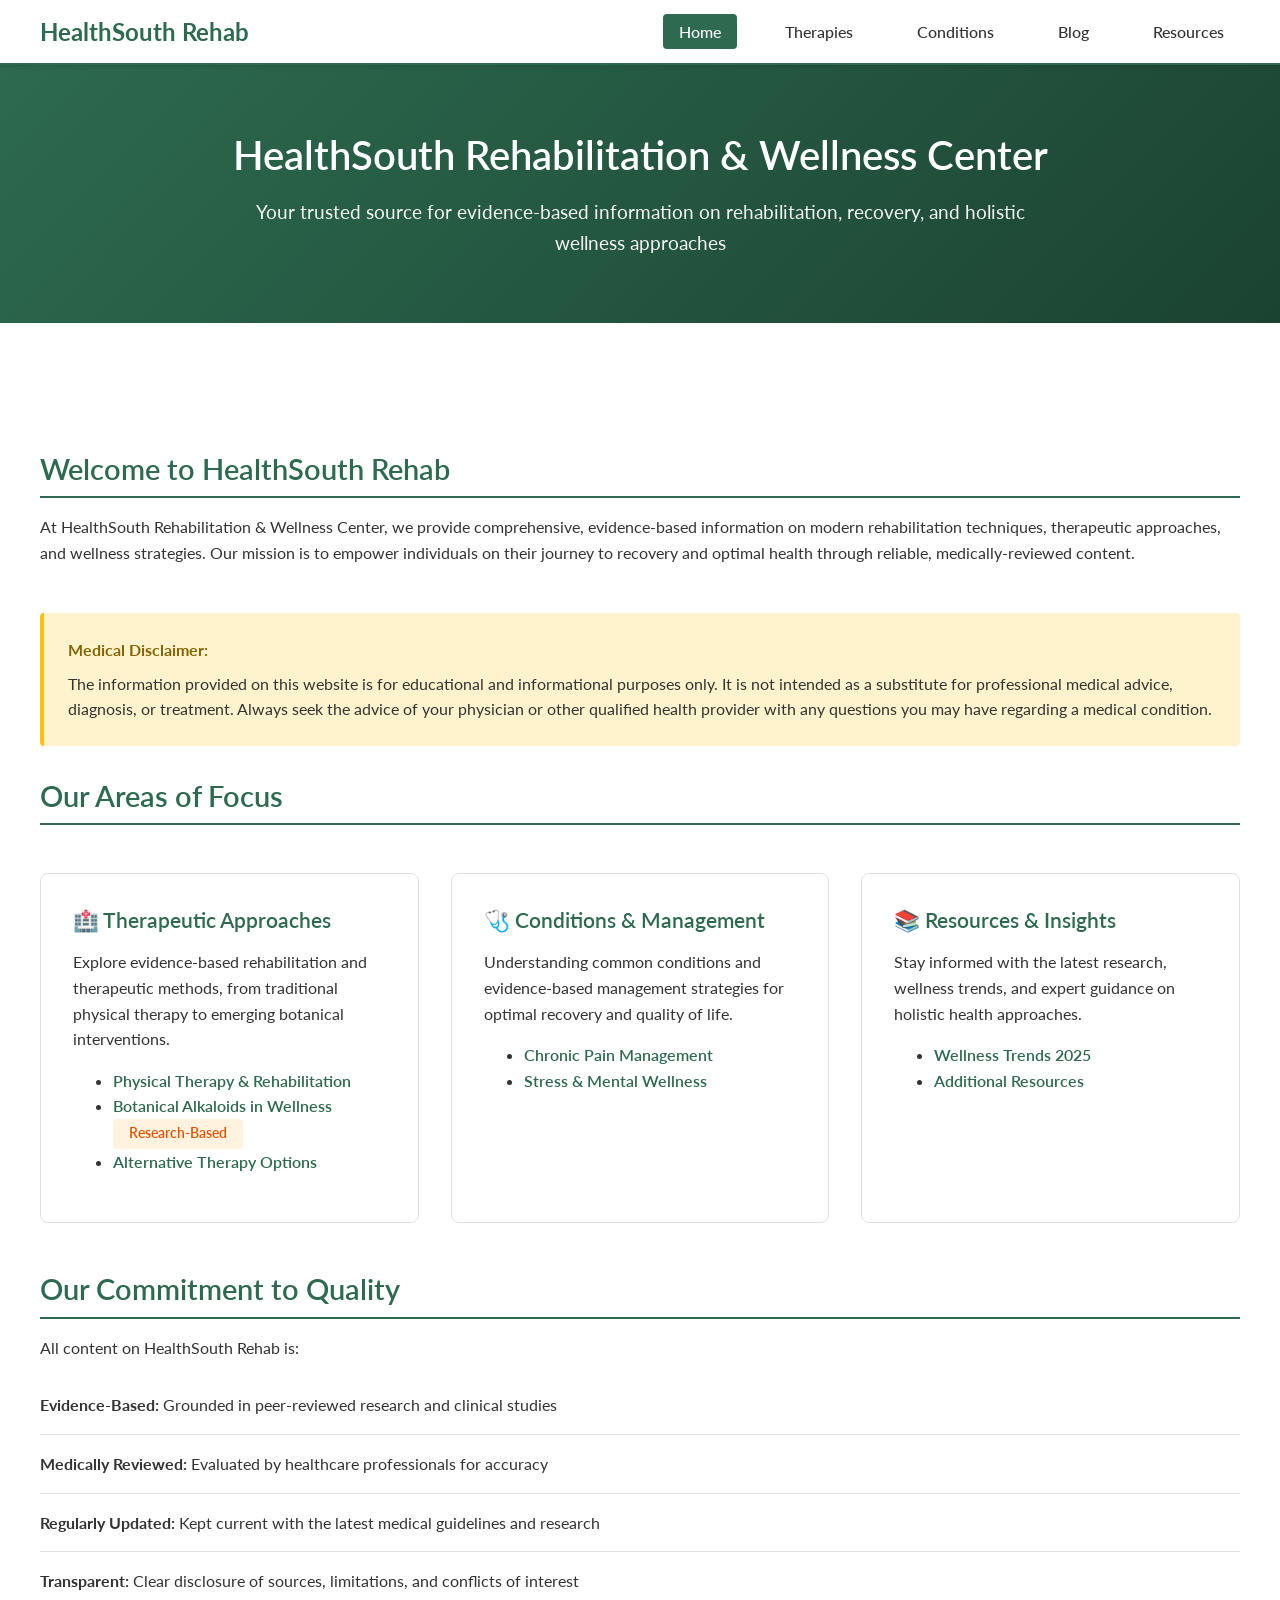
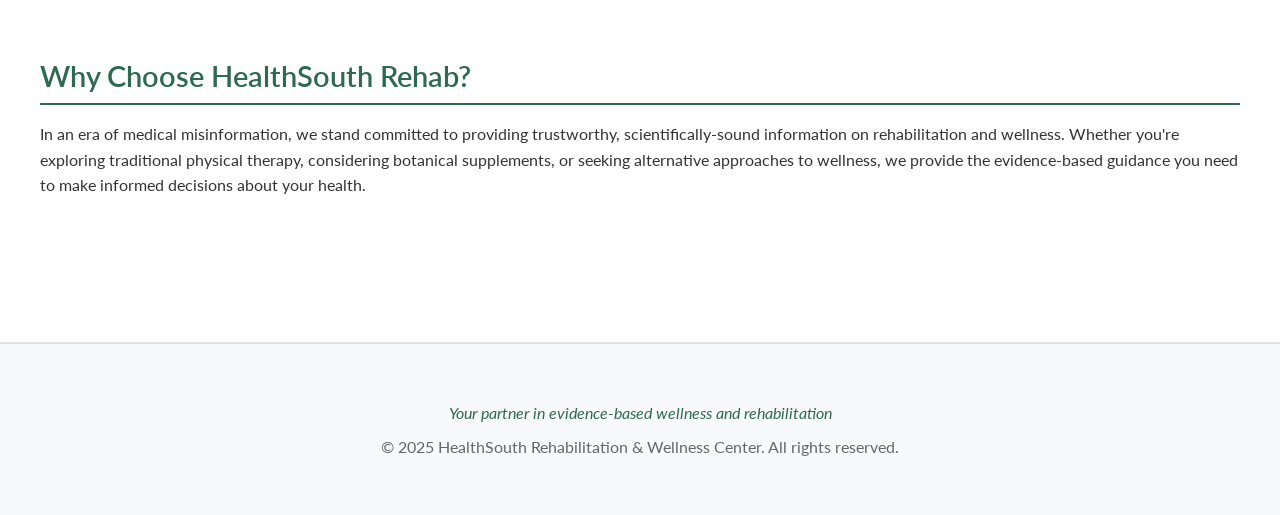
<file: index.html>
<!DOCTYPE html>
<html lang="en">
<head>
    <meta charset="UTF-8">
    <meta name="viewport" content="width=device-width, initial-scale=1.0">
    <meta name="description" content="Evidence-based information on rehabilitation, recovery, and wellness approaches. Expert guidance on physical therapy, botanical therapies, and alternative medicine.">
    <title>HealthSouth Rehabilitation & Wellness Center</title>
    <link rel="stylesheet" href="styles.css">
    <link href="https://fonts.googleapis.com/css2?family=Lato:wght@400;600;700&family=PT+Serif:wght@400;700&display=swap" rel="stylesheet">
</head>
<body>
    <header class="site-header">
        <div class="container">
            <div class="logo">
                <h1>HealthSouth Rehab</h1>
            </div>
            <nav class="main-nav">
                <ul>
                    <li><a href="index.html" class="active">Home</a></li>
                    <li><a href="#therapies">Therapies</a></li>
                    <li><a href="#conditions">Conditions</a></li>
                    <li><a href="blog/wellness-trends-2025.html">Blog</a></li>
                    <li><a href="resources.html">Resources</a></li>
                </ul>
            </nav>
        </div>
    </header>

    <div class="hero">
        <h1>HealthSouth Rehabilitation & Wellness Center</h1>
        <p>Your trusted source for evidence-based information on rehabilitation, recovery, and holistic wellness approaches</p>
    </div>

    <main class="container">
        <section class="intro">
            <h2>Welcome to HealthSouth Rehab</h2>
            <p>At HealthSouth Rehabilitation & Wellness Center, we provide comprehensive, evidence-based information on modern rehabilitation techniques, therapeutic approaches, and wellness strategies. Our mission is to empower individuals on their journey to recovery and optimal health through reliable, medically-reviewed content.</p>
        </section>

        <div class="disclaimer">
            <strong>Medical Disclaimer:</strong> The information provided on this website is for educational and informational purposes only. It is not intended as a substitute for professional medical advice, diagnosis, or treatment. Always seek the advice of your physician or other qualified health provider with any questions you may have regarding a medical condition.
        </div>

        <section id="areas-of-focus">
            <h2>Our Areas of Focus</h2>
            <div class="content-grid">
                <div class="card">
                    <h3>🏥 Therapeutic Approaches</h3>
                    <p>Explore evidence-based rehabilitation and therapeutic methods, from traditional physical therapy to emerging botanical interventions.</p>
                    <ul>
                        <li><a href="therapies/physical-therapy.html">Physical Therapy & Rehabilitation</a></li>
                        <li><a href="therapies/botanical-therapy.html">Botanical Alkaloids in Wellness</a> <span class="badge evidence-based">Research-Based</span></li>
                        <li><a href="therapies/alternative-approaches.html">Alternative Therapy Options</a></li>
                    </ul>
                </div>

                <div class="card">
                    <h3>🩺 Conditions & Management</h3>
                    <p>Understanding common conditions and evidence-based management strategies for optimal recovery and quality of life.</p>
                    <ul>
                        <li><a href="conditions/chronic-pain.html">Chronic Pain Management</a></li>
                        <li><a href="conditions/stress-management.html">Stress & Mental Wellness</a></li>
                    </ul>
                </div>

                <div class="card">
                    <h3>📚 Resources & Insights</h3>
                    <p>Stay informed with the latest research, wellness trends, and expert guidance on holistic health approaches.</p>
                    <ul>
                        <li><a href="blog/wellness-trends-2025.html">Wellness Trends 2025</a></li>
                        <li><a href="resources.html">Additional Resources</a></li>
                    </ul>
                </div>
            </div>
        </section>

        <section class="quality-commitment">
            <h2>Our Commitment to Quality</h2>
            <p>All content on HealthSouth Rehab is:</p>
            <ul class="quality-list">
                <li><strong>Evidence-Based:</strong> Grounded in peer-reviewed research and clinical studies</li>
                <li><strong>Medically Reviewed:</strong> Evaluated by healthcare professionals for accuracy</li>
                <li><strong>Regularly Updated:</strong> Kept current with the latest medical guidelines and research</li>
                <li><strong>Transparent:</strong> Clear disclosure of sources, limitations, and conflicts of interest</li>
            </ul>
        </section>

        <section class="why-choose">
            <h2>Why Choose HealthSouth Rehab?</h2>
            <p>In an era of medical misinformation, we stand committed to providing trustworthy, scientifically-sound information on rehabilitation and wellness. Whether you're exploring traditional physical therapy, considering botanical supplements, or seeking alternative approaches to wellness, we provide the evidence-based guidance you need to make informed decisions about your health.</p>
        </section>
    </main>

    <footer class="site-footer">
        <div class="container">
            <p><em>Your partner in evidence-based wellness and rehabilitation</em></p>
            <p>&copy; 2025 HealthSouth Rehabilitation & Wellness Center. All rights reserved.</p>
        </div>
    </footer>
</body>
</html>
</file>
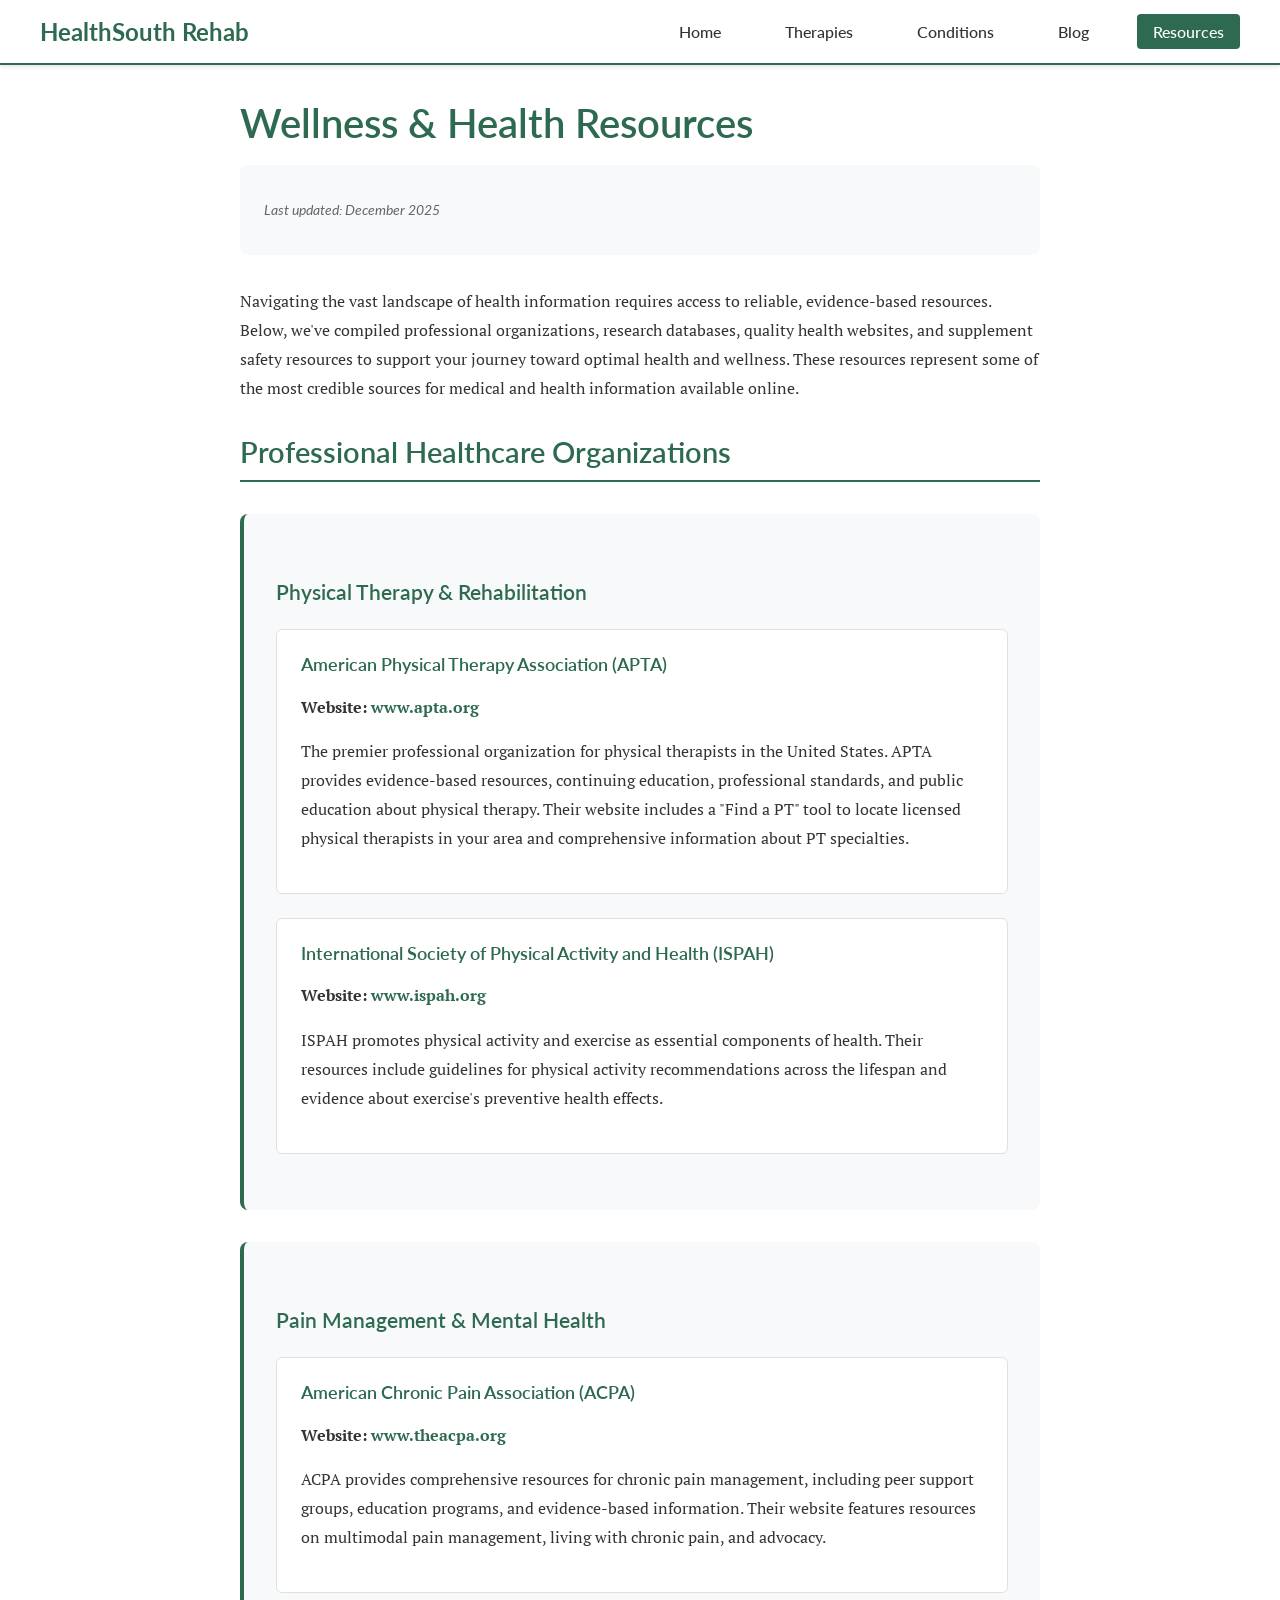
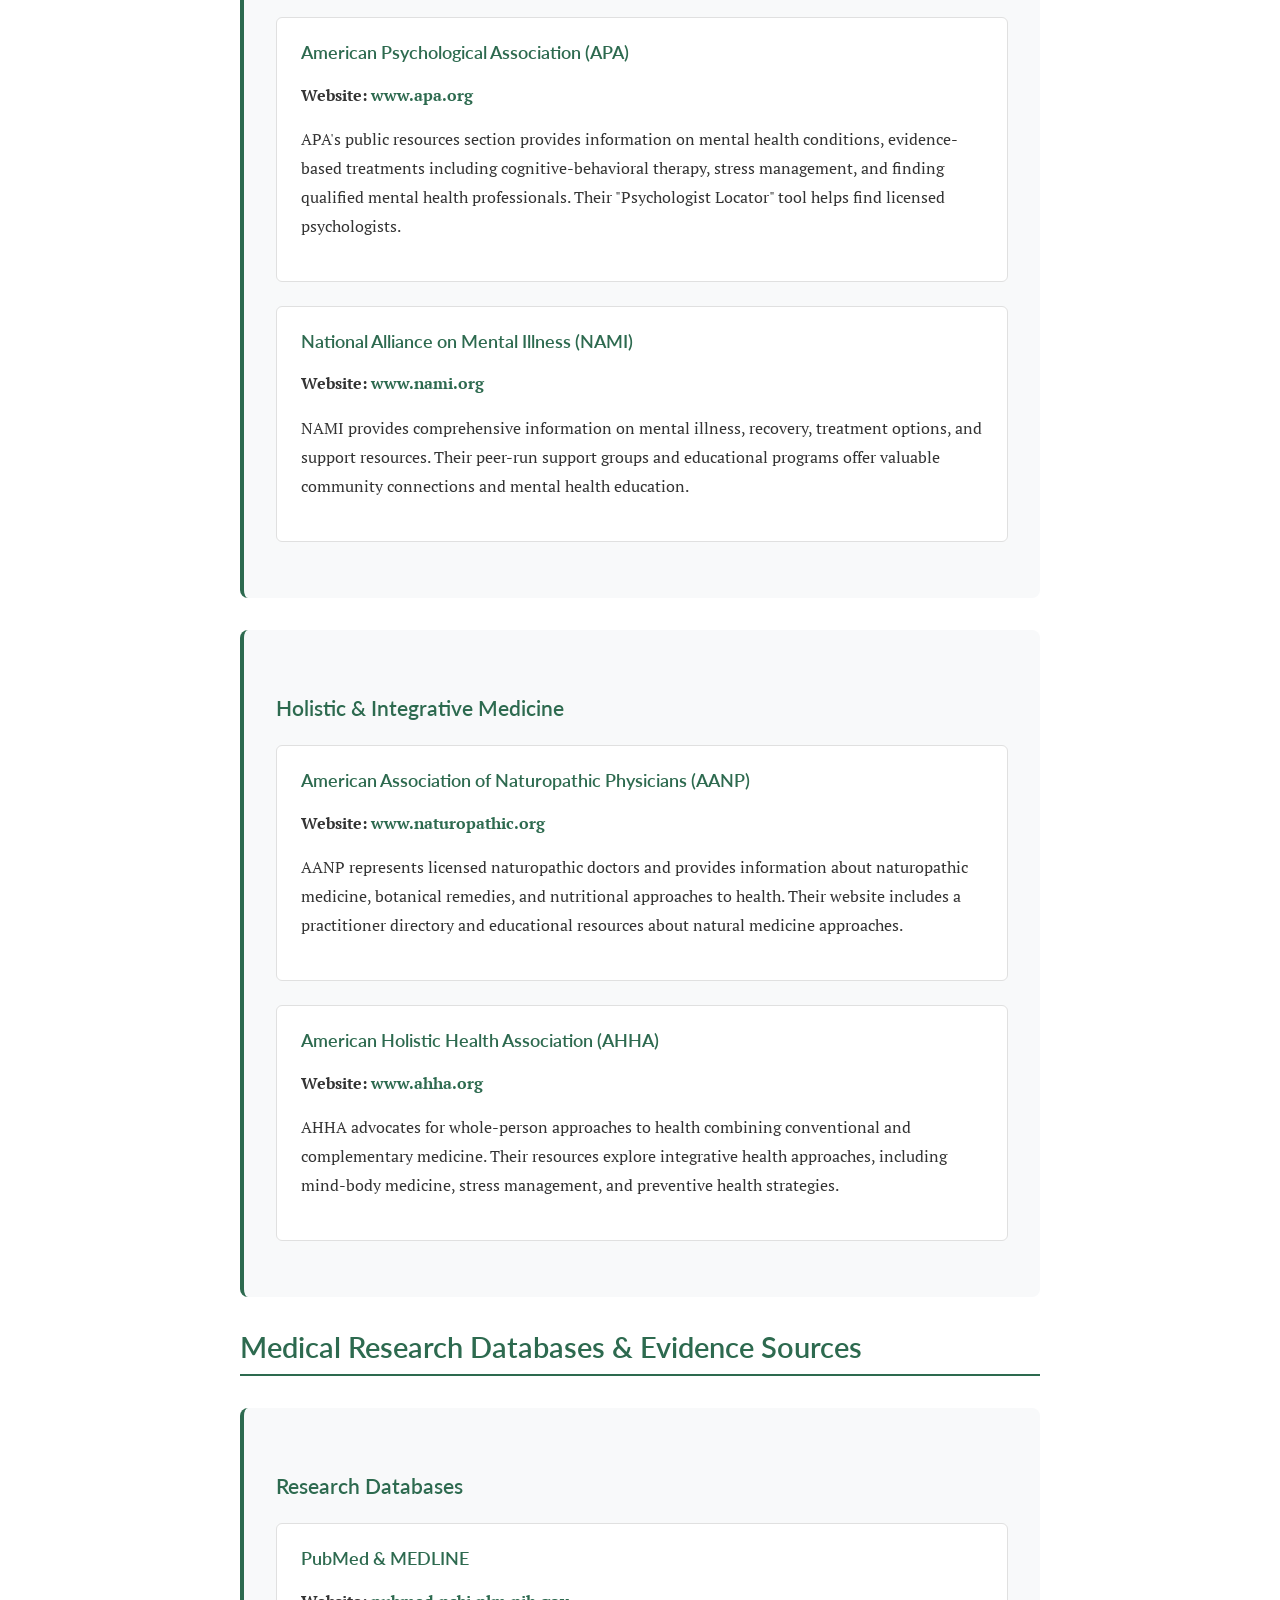
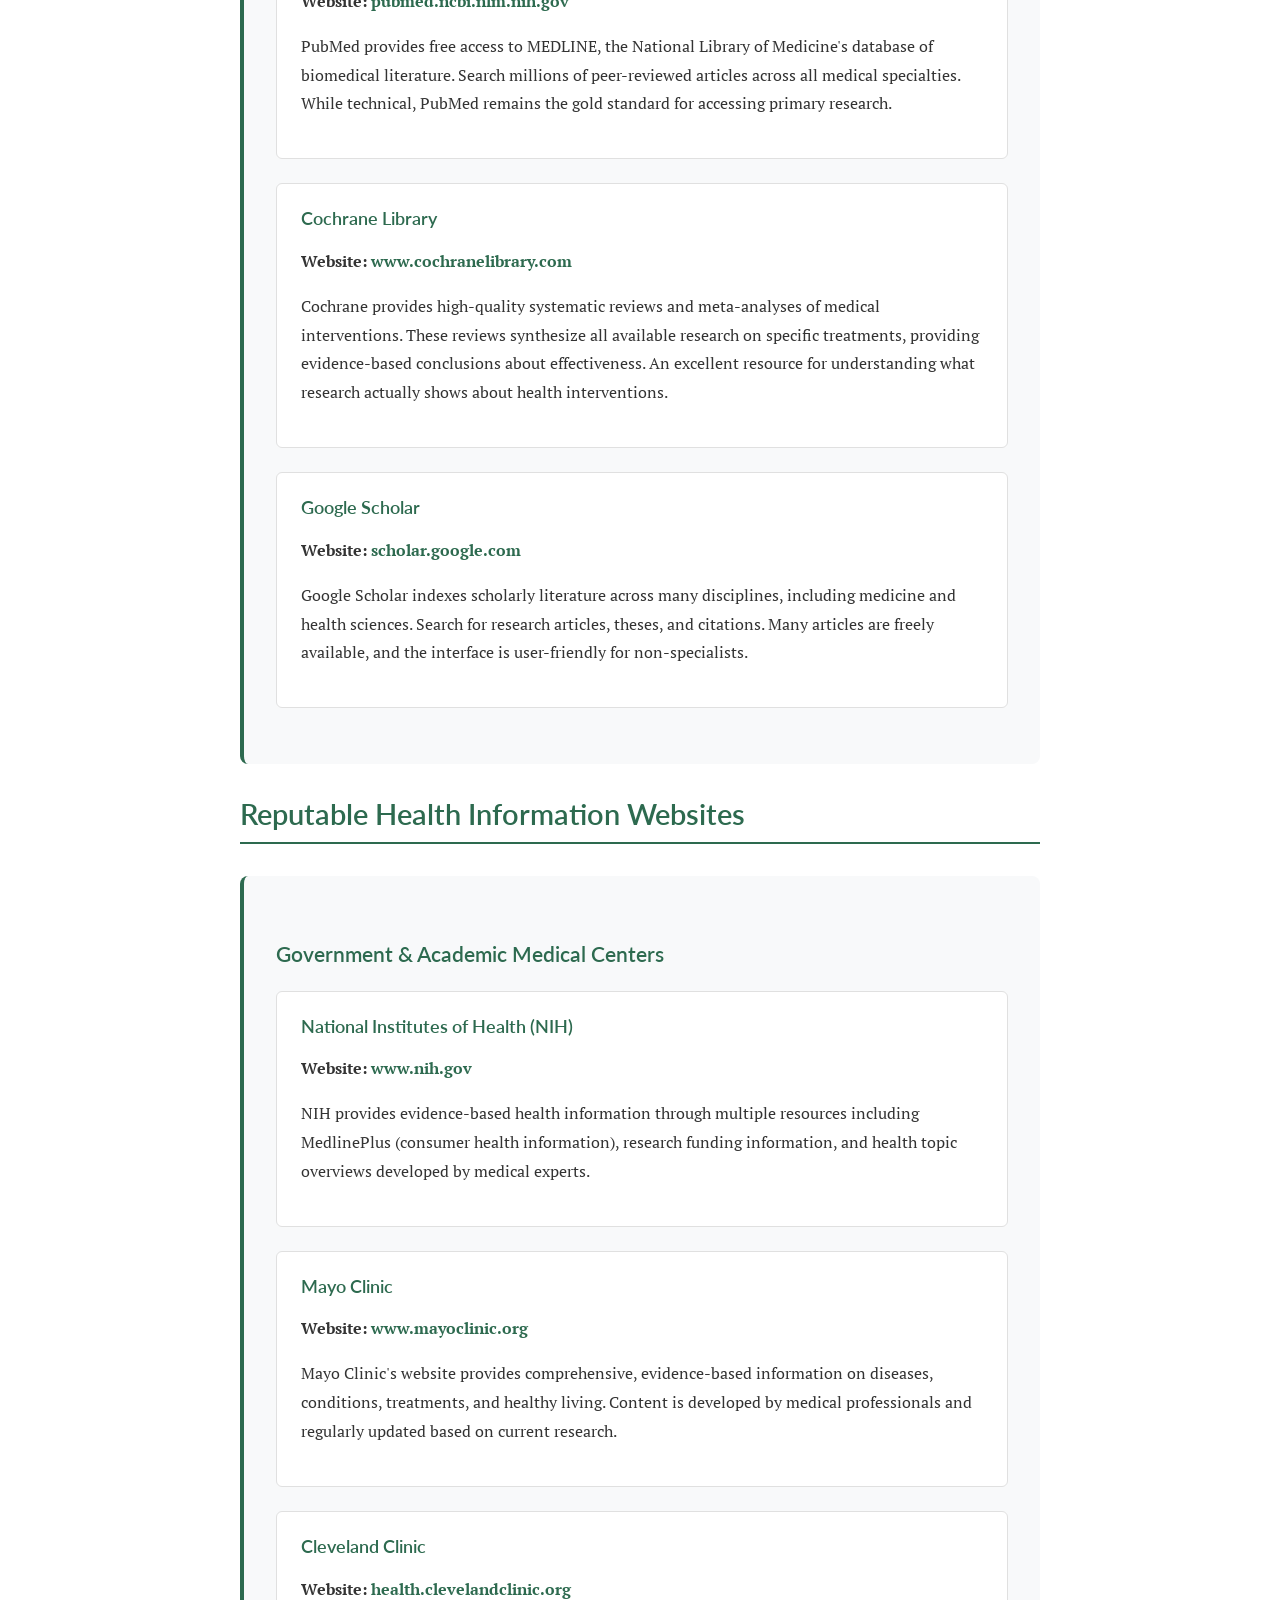
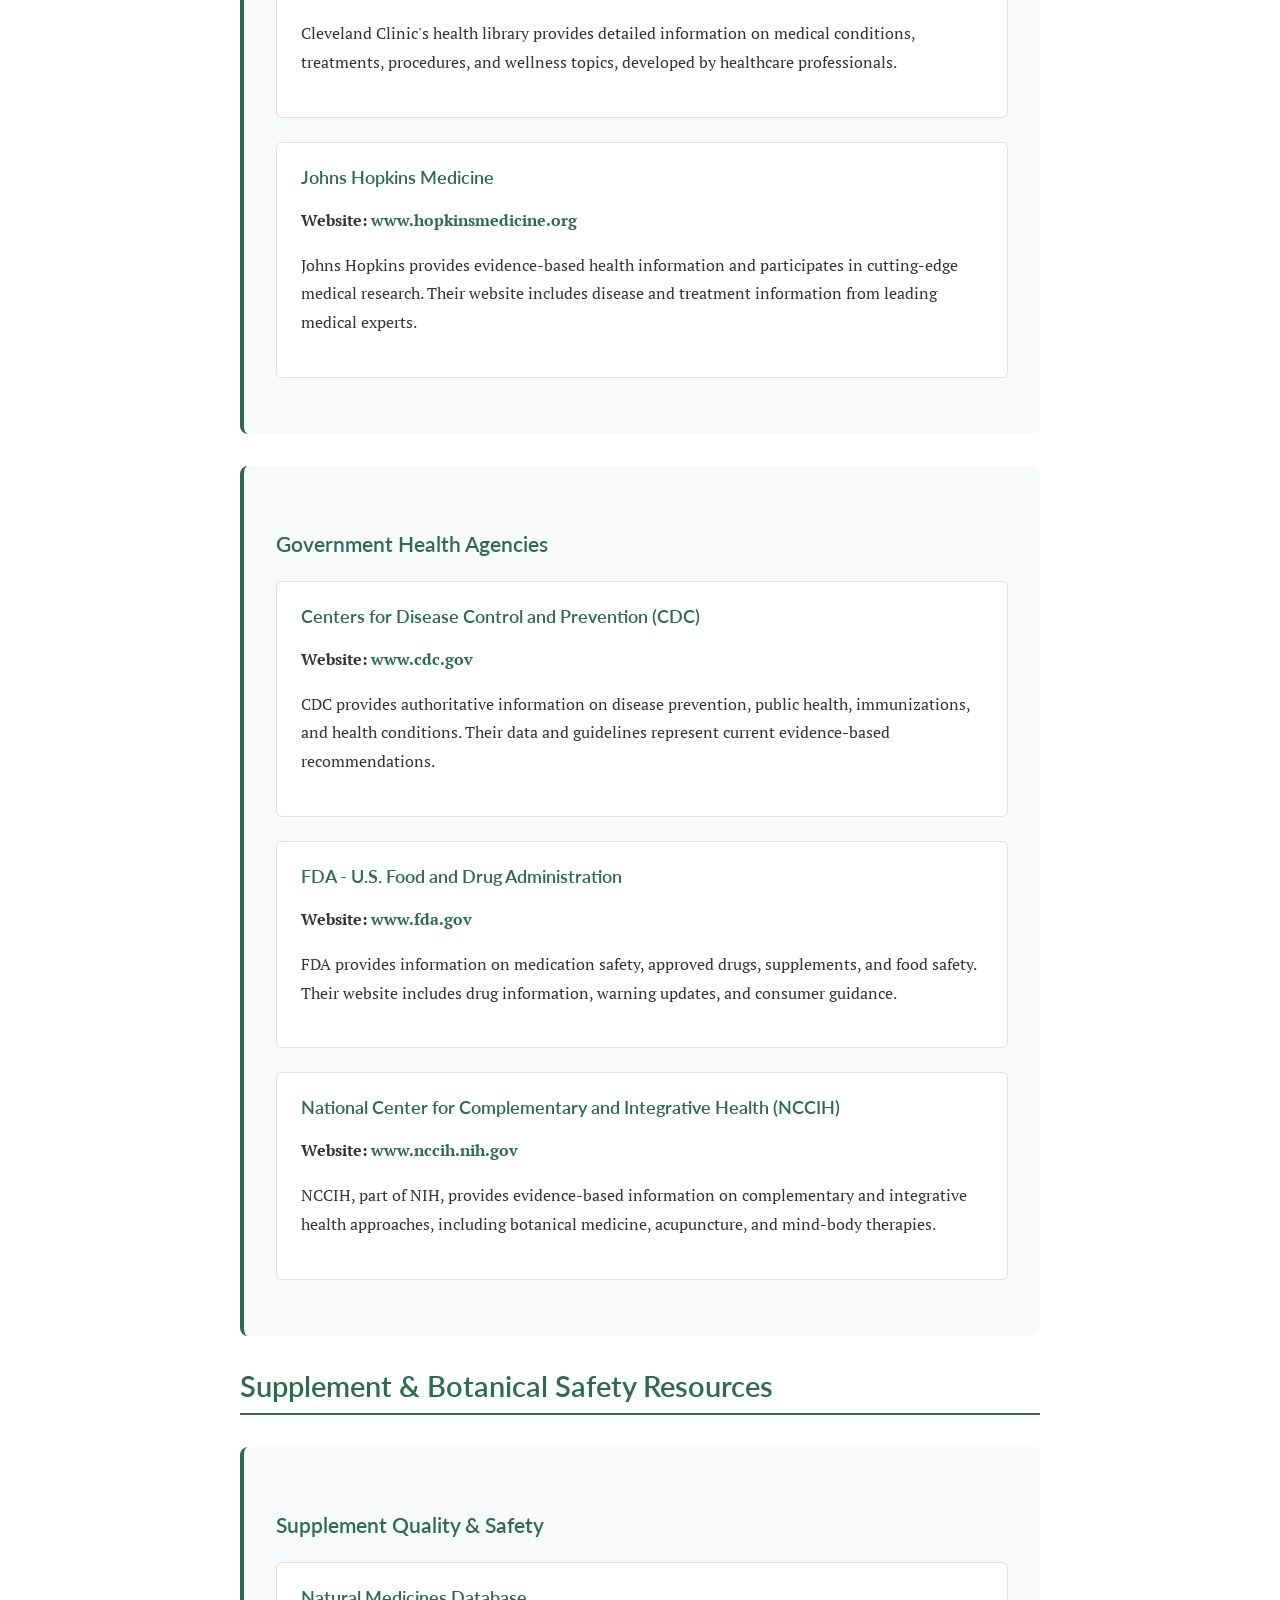
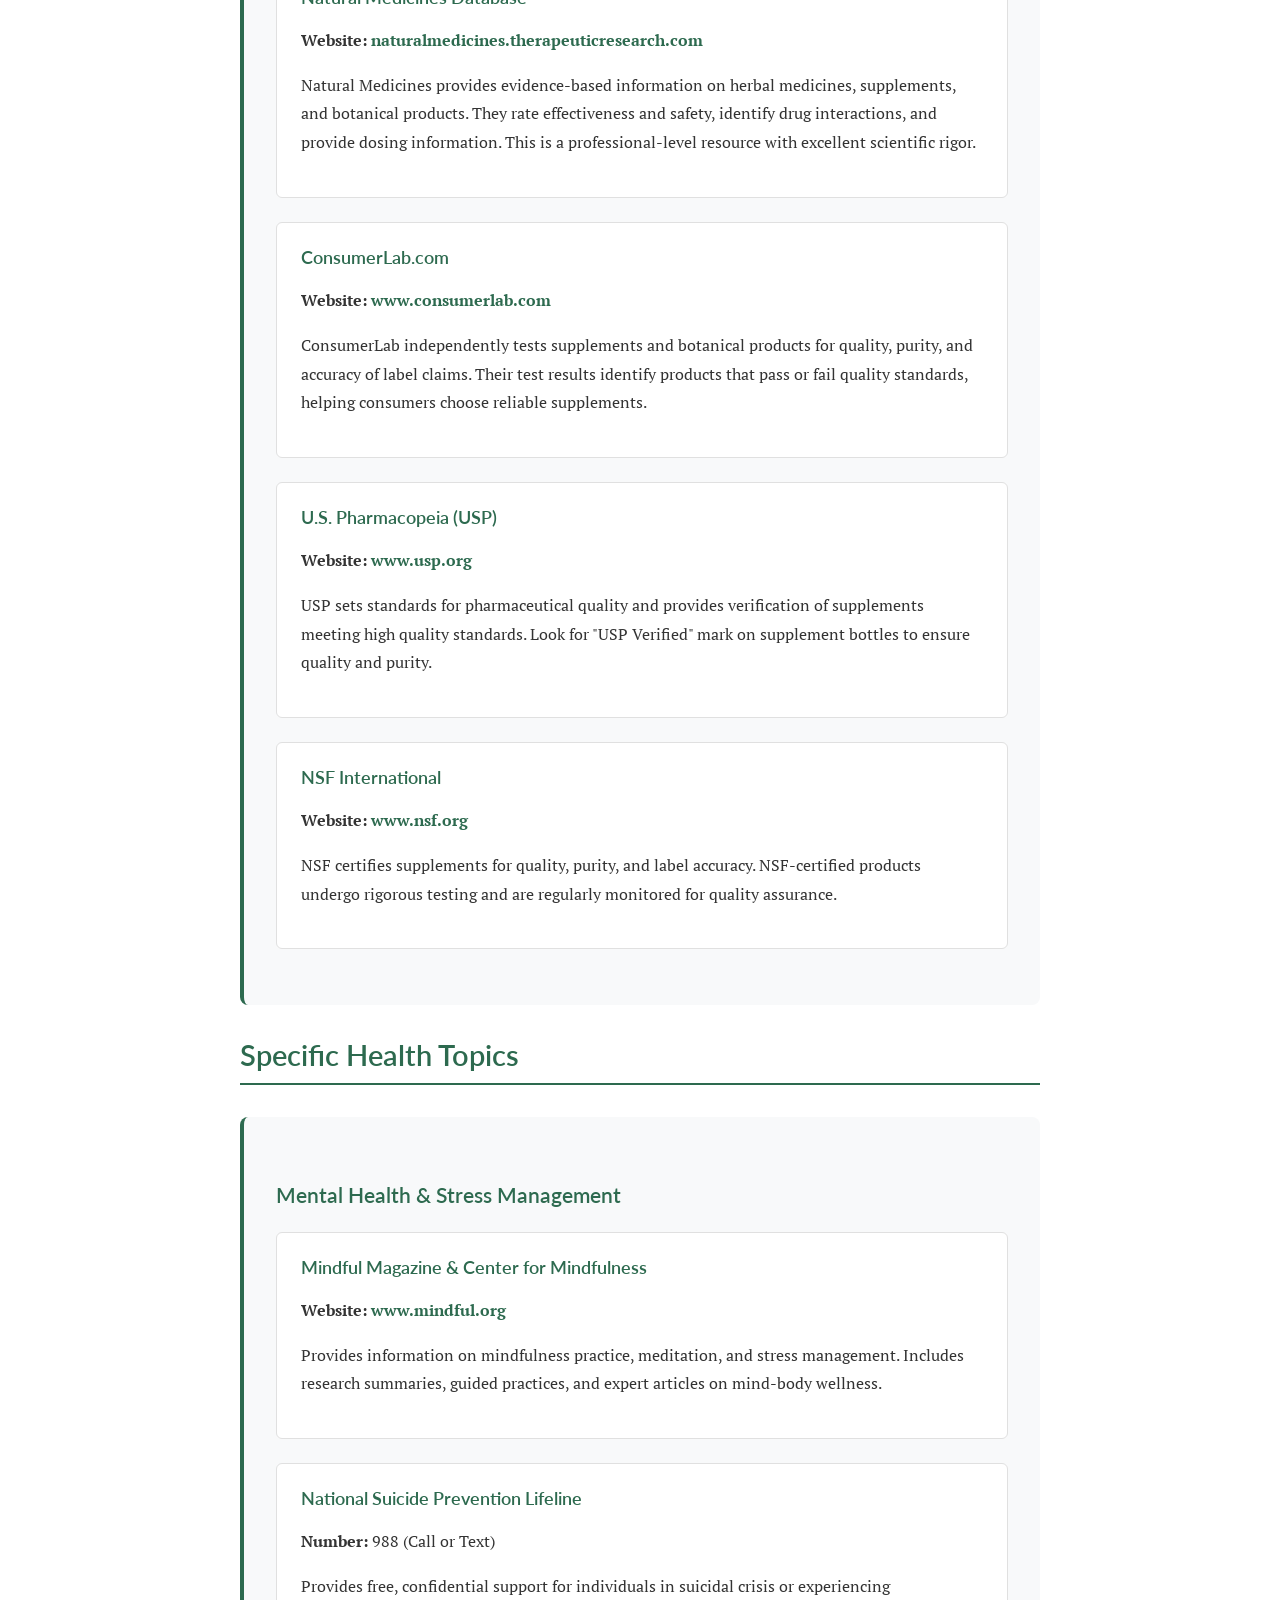
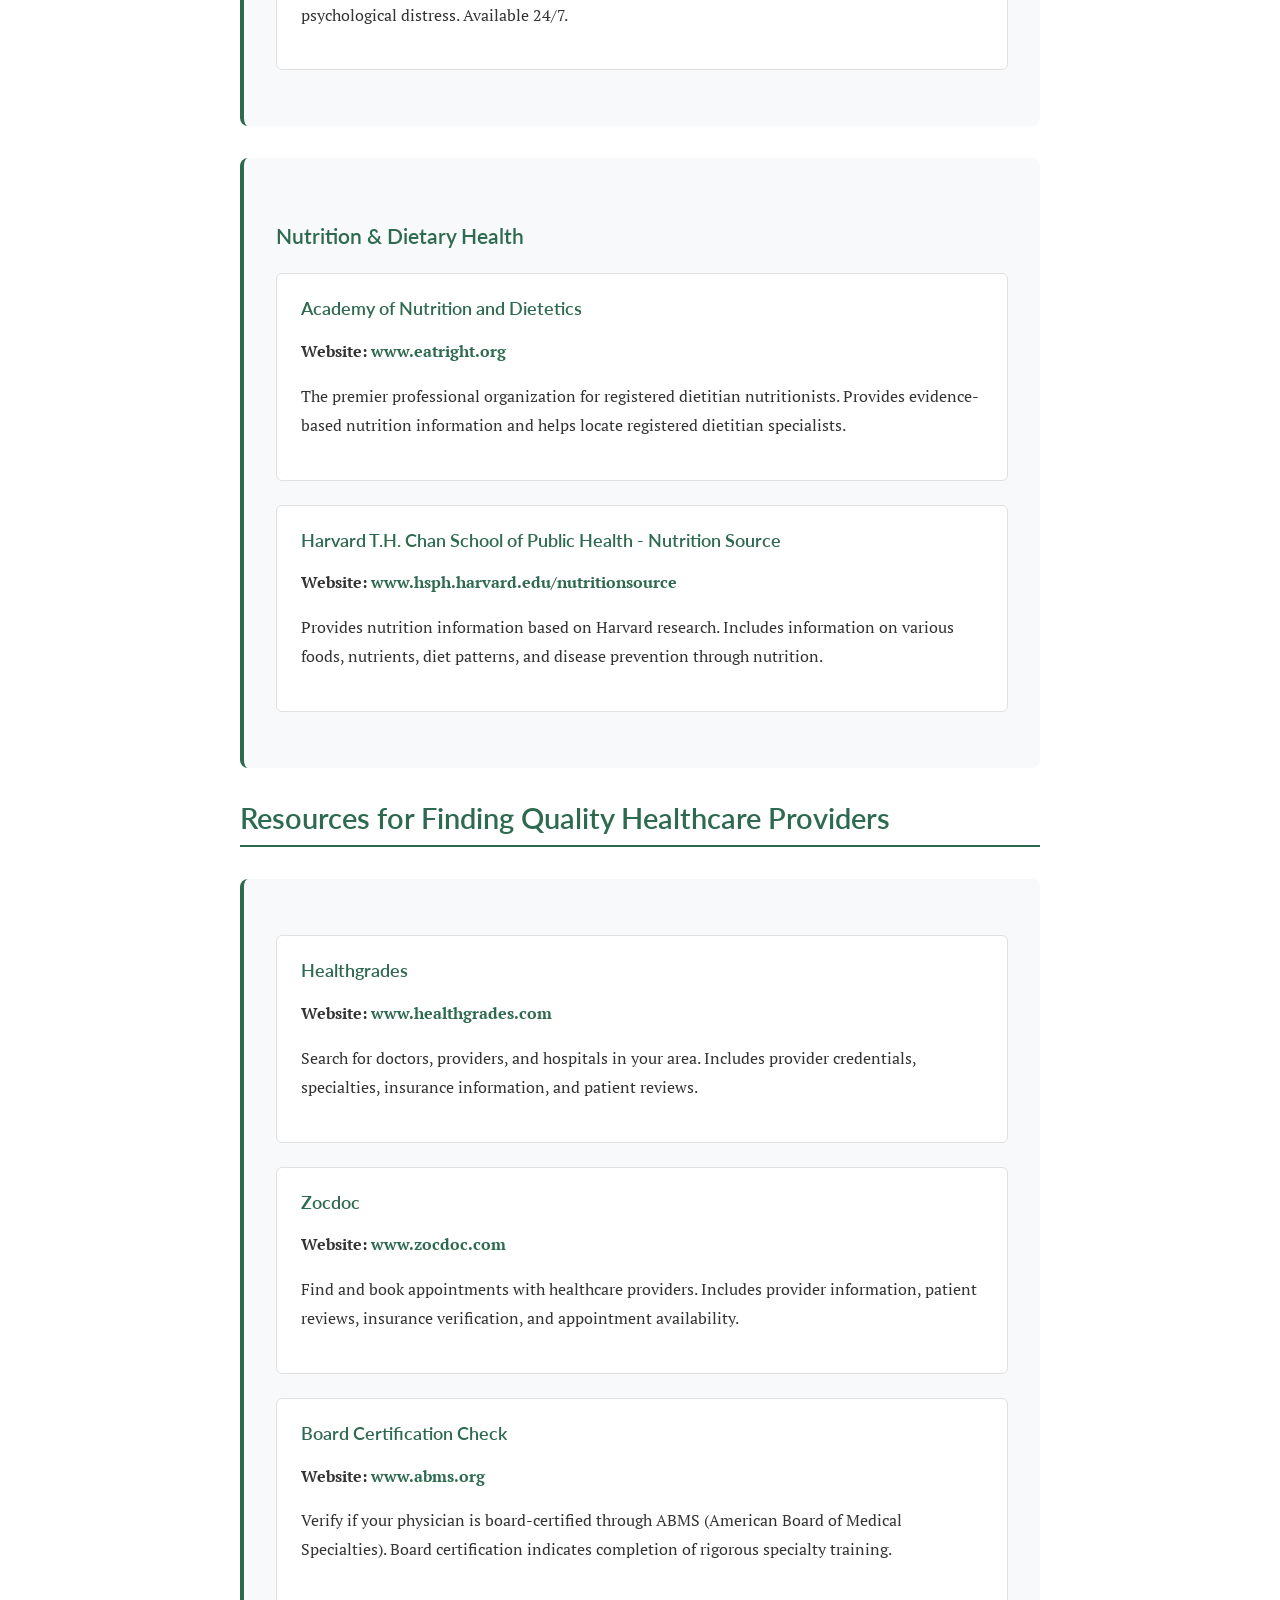
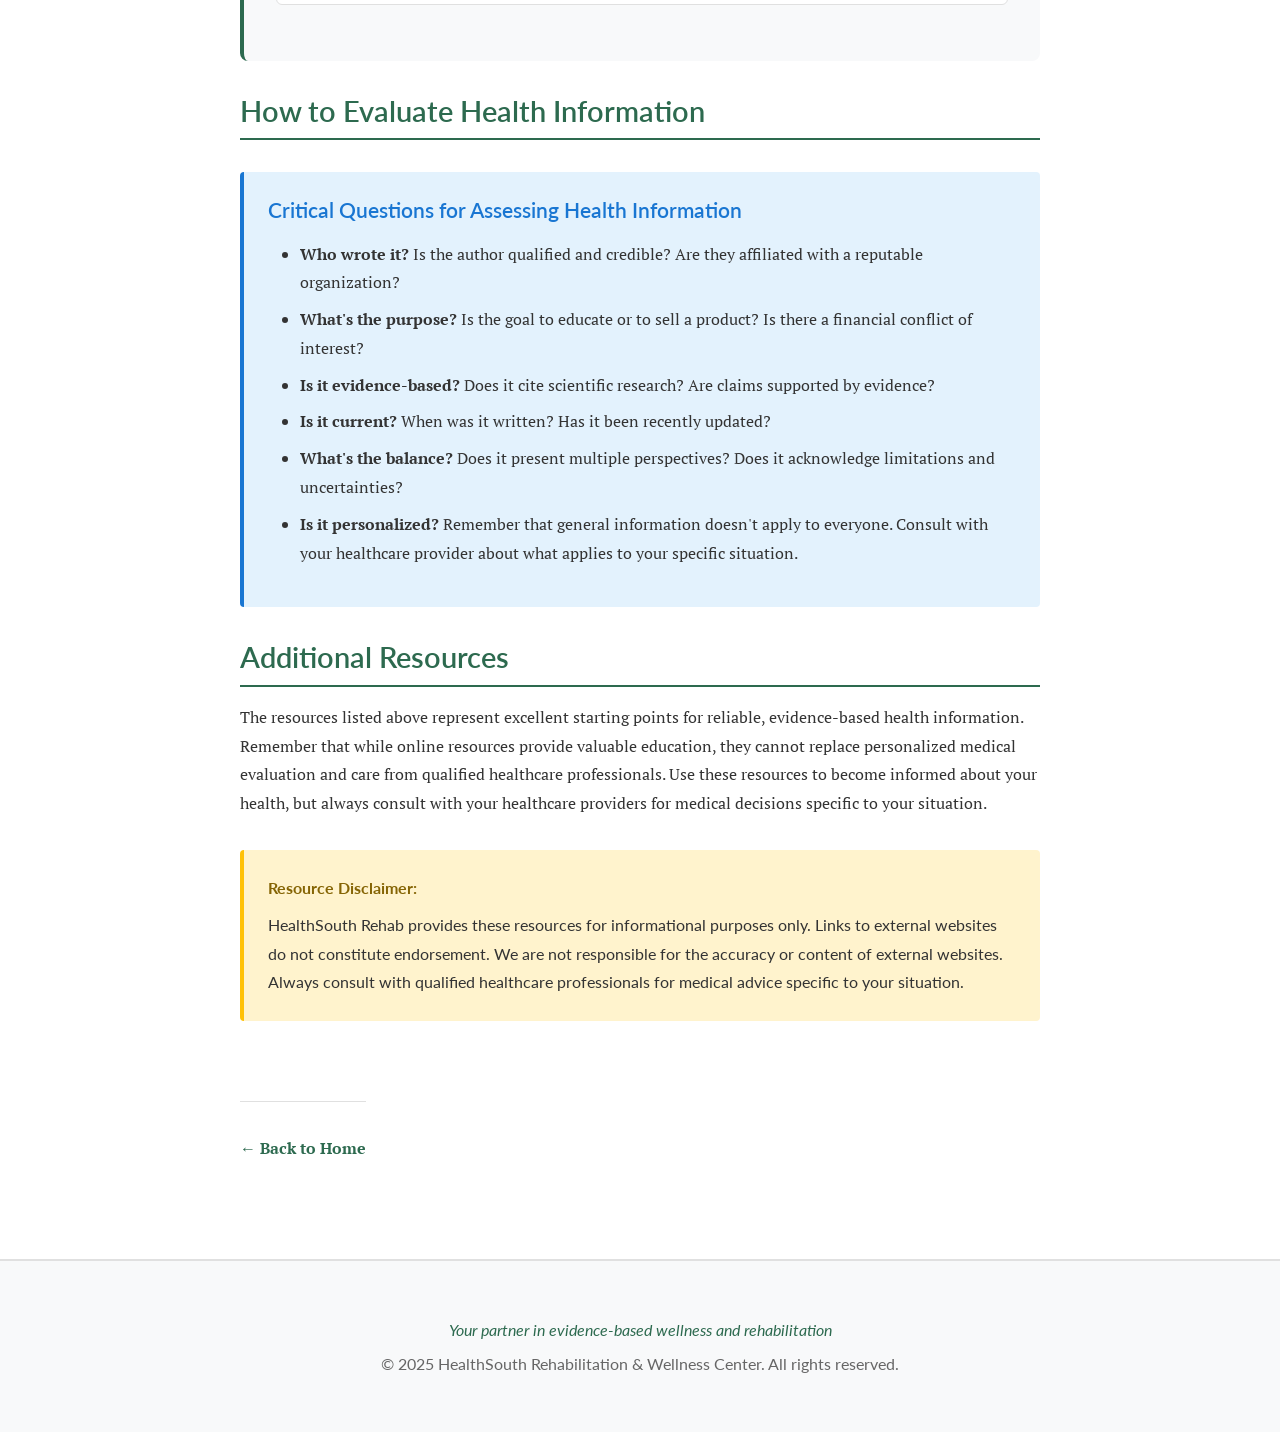
<file: resources.html>
<!DOCTYPE html>
<html lang="en">
<head>
    <meta charset="UTF-8">
    <meta name="viewport" content="width=device-width, initial-scale=1.0">
    <meta name="description" content="HealthSouth wellness resources: professional organizations, research databases, quality health websites, and supplement safety information for evidence-based health decision-making.">
    <title>Resources - HealthSouth Rehab</title>
    <link rel="stylesheet" href="styles.css">
    <link href="https://fonts.googleapis.com/css2?family=Lato:wght@400;600;700&family=PT+Serif:wght@400;700&display=swap" rel="stylesheet">
</head>
<body>
    <header class="site-header">
        <div class="container">
            <div class="logo">
                <h1>HealthSouth Rehab</h1>
            </div>
            <nav class="main-nav">
                <ul>
                    <li><a href="index.html">Home</a></li>
                    <li><a href="index.html#therapies">Therapies</a></li>
                    <li><a href="index.html#conditions">Conditions</a></li>
                    <li><a href="blog/wellness-trends-2025.html">Blog</a></li>
                    <li><a href="resources.html" class="active">Resources</a></li>
                </ul>
            </nav>
        </div>
    </header>

    <div class="article-container">
        <article class="article-content">
            <h1>Wellness & Health Resources</h1>

            <div class="article-meta">
                <p class="reference">Last updated: December 2025</p>
            </div>

            <p>Navigating the vast landscape of health information requires access to reliable, evidence-based resources. Below, we've compiled professional organizations, research databases, quality health websites, and supplement safety resources to support your journey toward optimal health and wellness. These resources represent some of the most credible sources for medical and health information available online.</p>

            <h2>Professional Healthcare Organizations</h2>

            <div class="resource-section">
                <h3>Physical Therapy & Rehabilitation</h3>

                <div class="resource-card">
                    <h4>American Physical Therapy Association (APTA)</h4>
                    <p><strong>Website:</strong> <a href="https://www.apta.org" target="_blank">www.apta.org</a></p>
                    <p>The premier professional organization for physical therapists in the United States. APTA provides evidence-based resources, continuing education, professional standards, and public education about physical therapy. Their website includes a "Find a PT" tool to locate licensed physical therapists in your area and comprehensive information about PT specialties.</p>
                </div>

                <div class="resource-card">
                    <h4>International Society of Physical Activity and Health (ISPAH)</h4>
                    <p><strong>Website:</strong> <a href="https://www.ispah.org" target="_blank">www.ispah.org</a></p>
                    <p>ISPAH promotes physical activity and exercise as essential components of health. Their resources include guidelines for physical activity recommendations across the lifespan and evidence about exercise's preventive health effects.</p>
                </div>
            </div>

            <div class="resource-section">
                <h3>Pain Management & Mental Health</h3>

                <div class="resource-card">
                    <h4>American Chronic Pain Association (ACPA)</h4>
                    <p><strong>Website:</strong> <a href="https://www.theacpa.org" target="_blank">www.theacpa.org</a></p>
                    <p>ACPA provides comprehensive resources for chronic pain management, including peer support groups, education programs, and evidence-based information. Their website features resources on multimodal pain management, living with chronic pain, and advocacy.</p>
                </div>

                <div class="resource-card">
                    <h4>American Psychological Association (APA)</h4>
                    <p><strong>Website:</strong> <a href="https://www.apa.org" target="_blank">www.apa.org</a></p>
                    <p>APA's public resources section provides information on mental health conditions, evidence-based treatments including cognitive-behavioral therapy, stress management, and finding qualified mental health professionals. Their "Psychologist Locator" tool helps find licensed psychologists.</p>
                </div>

                <div class="resource-card">
                    <h4>National Alliance on Mental Illness (NAMI)</h4>
                    <p><strong>Website:</strong> <a href="https://www.nami.org" target="_blank">www.nami.org</a></p>
                    <p>NAMI provides comprehensive information on mental illness, recovery, treatment options, and support resources. Their peer-run support groups and educational programs offer valuable community connections and mental health education.</p>
                </div>
            </div>

            <div class="resource-section">
                <h3>Holistic & Integrative Medicine</h3>

                <div class="resource-card">
                    <h4>American Association of Naturopathic Physicians (AANP)</h4>
                    <p><strong>Website:</strong> <a href="https://www.naturopathic.org" target="_blank">www.naturopathic.org</a></p>
                    <p>AANP represents licensed naturopathic doctors and provides information about naturopathic medicine, botanical remedies, and nutritional approaches to health. Their website includes a practitioner directory and educational resources about natural medicine approaches.</p>
                </div>

                <div class="resource-card">
                    <h4>American Holistic Health Association (AHHA)</h4>
                    <p><strong>Website:</strong> <a href="https://www.ahha.org" target="_blank">www.ahha.org</a></p>
                    <p>AHHA advocates for whole-person approaches to health combining conventional and complementary medicine. Their resources explore integrative health approaches, including mind-body medicine, stress management, and preventive health strategies.</p>
                </div>
            </div>

            <h2>Medical Research Databases & Evidence Sources</h2>

            <div class="resource-section">
                <h3>Research Databases</h3>

                <div class="resource-card">
                    <h4>PubMed & MEDLINE</h4>
                    <p><strong>Website:</strong> <a href="https://pubmed.ncbi.nlm.nih.gov" target="_blank">pubmed.ncbi.nlm.nih.gov</a></p>
                    <p>PubMed provides free access to MEDLINE, the National Library of Medicine's database of biomedical literature. Search millions of peer-reviewed articles across all medical specialties. While technical, PubMed remains the gold standard for accessing primary research.</p>
                </div>

                <div class="resource-card">
                    <h4>Cochrane Library</h4>
                    <p><strong>Website:</strong> <a href="https://www.cochranelibrary.com" target="_blank">www.cochranelibrary.com</a></p>
                    <p>Cochrane provides high-quality systematic reviews and meta-analyses of medical interventions. These reviews synthesize all available research on specific treatments, providing evidence-based conclusions about effectiveness. An excellent resource for understanding what research actually shows about health interventions.</p>
                </div>

                <div class="resource-card">
                    <h4>Google Scholar</h4>
                    <p><strong>Website:</strong> <a href="https://scholar.google.com" target="_blank">scholar.google.com</a></p>
                    <p>Google Scholar indexes scholarly literature across many disciplines, including medicine and health sciences. Search for research articles, theses, and citations. Many articles are freely available, and the interface is user-friendly for non-specialists.</p>
                </div>
            </div>

            <h2>Reputable Health Information Websites</h2>

            <div class="resource-section">
                <h3>Government & Academic Medical Centers</h3>

                <div class="resource-card">
                    <h4>National Institutes of Health (NIH)</h4>
                    <p><strong>Website:</strong> <a href="https://www.nih.gov" target="_blank">www.nih.gov</a></p>
                    <p>NIH provides evidence-based health information through multiple resources including MedlinePlus (consumer health information), research funding information, and health topic overviews developed by medical experts.</p>
                </div>

                <div class="resource-card">
                    <h4>Mayo Clinic</h4>
                    <p><strong>Website:</strong> <a href="https://www.mayoclinic.org" target="_blank">www.mayoclinic.org</a></p>
                    <p>Mayo Clinic's website provides comprehensive, evidence-based information on diseases, conditions, treatments, and healthy living. Content is developed by medical professionals and regularly updated based on current research.</p>
                </div>

                <div class="resource-card">
                    <h4>Cleveland Clinic</h4>
                    <p><strong>Website:</strong> <a href="https://health.clevelandclinic.org" target="_blank">health.clevelandclinic.org</a></p>
                    <p>Cleveland Clinic's health library provides detailed information on medical conditions, treatments, procedures, and wellness topics, developed by healthcare professionals.</p>
                </div>

                <div class="resource-card">
                    <h4>Johns Hopkins Medicine</h4>
                    <p><strong>Website:</strong> <a href="https://www.hopkinsmedicine.org" target="_blank">www.hopkinsmedicine.org</a></p>
                    <p>Johns Hopkins provides evidence-based health information and participates in cutting-edge medical research. Their website includes disease and treatment information from leading medical experts.</p>
                </div>
            </div>

            <div class="resource-section">
                <h3>Government Health Agencies</h3>

                <div class="resource-card">
                    <h4>Centers for Disease Control and Prevention (CDC)</h4>
                    <p><strong>Website:</strong> <a href="https://www.cdc.gov" target="_blank">www.cdc.gov</a></p>
                    <p>CDC provides authoritative information on disease prevention, public health, immunizations, and health conditions. Their data and guidelines represent current evidence-based recommendations.</p>
                </div>

                <div class="resource-card">
                    <h4>FDA - U.S. Food and Drug Administration</h4>
                    <p><strong>Website:</strong> <a href="https://www.fda.gov" target="_blank">www.fda.gov</a></p>
                    <p>FDA provides information on medication safety, approved drugs, supplements, and food safety. Their website includes drug information, warning updates, and consumer guidance.</p>
                </div>

                <div class="resource-card">
                    <h4>National Center for Complementary and Integrative Health (NCCIH)</h4>
                    <p><strong>Website:</strong> <a href="https://www.nccih.nih.gov" target="_blank">www.nccih.nih.gov</a></p>
                    <p>NCCIH, part of NIH, provides evidence-based information on complementary and integrative health approaches, including botanical medicine, acupuncture, and mind-body therapies.</p>
                </div>
            </div>

            <h2>Supplement & Botanical Safety Resources</h2>

            <div class="resource-section">
                <h3>Supplement Quality & Safety</h3>

                <div class="resource-card">
                    <h4>Natural Medicines Database</h4>
                    <p><strong>Website:</strong> <a href="https://naturalmedicines.therapeuticresearch.com" target="_blank">naturalmedicines.therapeuticresearch.com</a></p>
                    <p>Natural Medicines provides evidence-based information on herbal medicines, supplements, and botanical products. They rate effectiveness and safety, identify drug interactions, and provide dosing information. This is a professional-level resource with excellent scientific rigor.</p>
                </div>

                <div class="resource-card">
                    <h4>ConsumerLab.com</h4>
                    <p><strong>Website:</strong> <a href="https://www.consumerlab.com" target="_blank">www.consumerlab.com</a></p>
                    <p>ConsumerLab independently tests supplements and botanical products for quality, purity, and accuracy of label claims. Their test results identify products that pass or fail quality standards, helping consumers choose reliable supplements.</p>
                </div>

                <div class="resource-card">
                    <h4>U.S. Pharmacopeia (USP)</h4>
                    <p><strong>Website:</strong> <a href="https://www.usp.org" target="_blank">www.usp.org</a></p>
                    <p>USP sets standards for pharmaceutical quality and provides verification of supplements meeting high quality standards. Look for "USP Verified" mark on supplement bottles to ensure quality and purity.</p>
                </div>

                <div class="resource-card">
                    <h4>NSF International</h4>
                    <p><strong>Website:</strong> <a href="https://www.nsf.org" target="_blank">www.nsf.org</a></p>
                    <p>NSF certifies supplements for quality, purity, and label accuracy. NSF-certified products undergo rigorous testing and are regularly monitored for quality assurance.</p>
                </div>
            </div>

            <h2>Specific Health Topics</h2>

            <div class="resource-section">
                <h3>Mental Health & Stress Management</h3>

                <div class="resource-card">
                    <h4>Mindful Magazine & Center for Mindfulness</h4>
                    <p><strong>Website:</strong> <a href="https://www.mindful.org" target="_blank">www.mindful.org</a></p>
                    <p>Provides information on mindfulness practice, meditation, and stress management. Includes research summaries, guided practices, and expert articles on mind-body wellness.</p>
                </div>

                <div class="resource-card">
                    <h4>National Suicide Prevention Lifeline</h4>
                    <p><strong>Number:</strong> 988 (Call or Text)</p>
                    <p>Provides free, confidential support for individuals in suicidal crisis or experiencing psychological distress. Available 24/7.</p>
                </div>
            </div>

            <div class="resource-section">
                <h3>Nutrition & Dietary Health</h3>

                <div class="resource-card">
                    <h4>Academy of Nutrition and Dietetics</h4>
                    <p><strong>Website:</strong> <a href="https://www.eatright.org" target="_blank">www.eatright.org</a></p>
                    <p>The premier professional organization for registered dietitian nutritionists. Provides evidence-based nutrition information and helps locate registered dietitian specialists.</p>
                </div>

                <div class="resource-card">
                    <h4>Harvard T.H. Chan School of Public Health - Nutrition Source</h4>
                    <p><strong>Website:</strong> <a href="https://www.hsph.harvard.edu/nutritionsource" target="_blank">www.hsph.harvard.edu/nutritionsource</a></p>
                    <p>Provides nutrition information based on Harvard research. Includes information on various foods, nutrients, diet patterns, and disease prevention through nutrition.</p>
                </div>
            </div>

            <h2>Resources for Finding Quality Healthcare Providers</h2>

            <div class="resource-section">
                <div class="resource-card">
                    <h4>Healthgrades</h4>
                    <p><strong>Website:</strong> <a href="https://www.healthgrades.com" target="_blank">www.healthgrades.com</a></p>
                    <p>Search for doctors, providers, and hospitals in your area. Includes provider credentials, specialties, insurance information, and patient reviews.</p>
                </div>

                <div class="resource-card">
                    <h4>Zocdoc</h4>
                    <p><strong>Website:</strong> <a href="https://www.zocdoc.com" target="_blank">www.zocdoc.com</a></p>
                    <p>Find and book appointments with healthcare providers. Includes provider information, patient reviews, insurance verification, and appointment availability.</p>
                </div>

                <div class="resource-card">
                    <h4>Board Certification Check</h4>
                    <p><strong>Website:</strong> <a href="https://www.abms.org/verify-physician-certification" target="_blank">www.abms.org</a></p>
                    <p>Verify if your physician is board-certified through ABMS (American Board of Medical Specialties). Board certification indicates completion of rigorous specialty training.</p>
                </div>
            </div>

            <h2>How to Evaluate Health Information</h2>

            <div class="info-box">
                <h3>Critical Questions for Assessing Health Information</h3>
                <ul>
                    <li><strong>Who wrote it?</strong> Is the author qualified and credible? Are they affiliated with a reputable organization?</li>
                    <li><strong>What's the purpose?</strong> Is the goal to educate or to sell a product? Is there a financial conflict of interest?</li>
                    <li><strong>Is it evidence-based?</strong> Does it cite scientific research? Are claims supported by evidence?</li>
                    <li><strong>Is it current?</strong> When was it written? Has it been recently updated?</li>
                    <li><strong>What's the balance?</strong> Does it present multiple perspectives? Does it acknowledge limitations and uncertainties?</li>
                    <li><strong>Is it personalized?</strong> Remember that general information doesn't apply to everyone. Consult with your healthcare provider about what applies to your specific situation.</li>
                </ul>
            </div>

            <h2>Additional Resources</h2>

            <p>The resources listed above represent excellent starting points for reliable, evidence-based health information. Remember that while online resources provide valuable education, they cannot replace personalized medical evaluation and care from qualified healthcare professionals. Use these resources to become informed about your health, but always consult with your healthcare providers for medical decisions specific to your situation.</p>

            <div class="disclaimer">
                <strong>Resource Disclaimer:</strong> HealthSouth Rehab provides these resources for informational purposes only. Links to external websites do not constitute endorsement. We are not responsible for the accuracy or content of external websites. Always consult with qualified healthcare professionals for medical advice specific to your situation.
            </div>

            <p class="back-link"><a href="index.html">← Back to Home</a></p>
        </article>
    </div>

    <footer class="site-footer">
        <div class="container">
            <p><em>Your partner in evidence-based wellness and rehabilitation</em></p>
            <p>&copy; 2025 HealthSouth Rehabilitation & Wellness Center. All rights reserved.</p>
        </div>
    </footer>
</body>
</html>
</file>
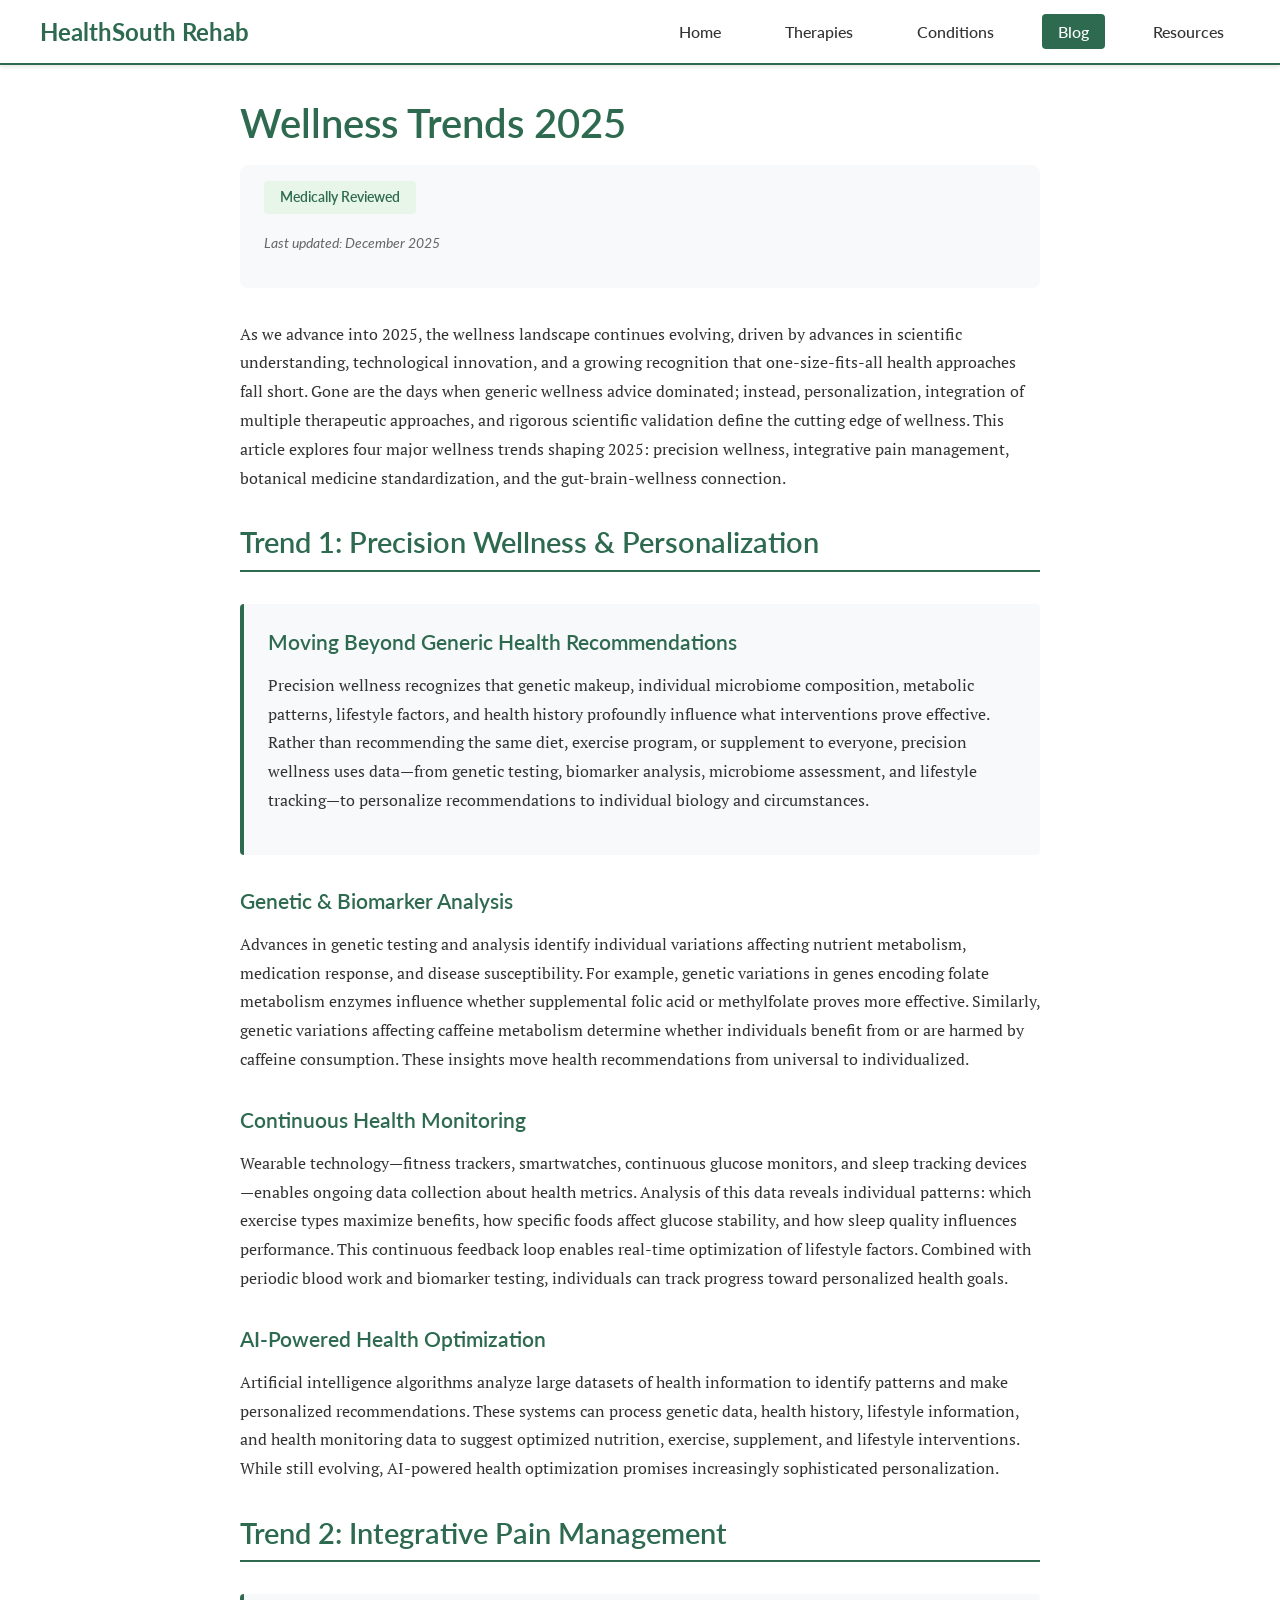
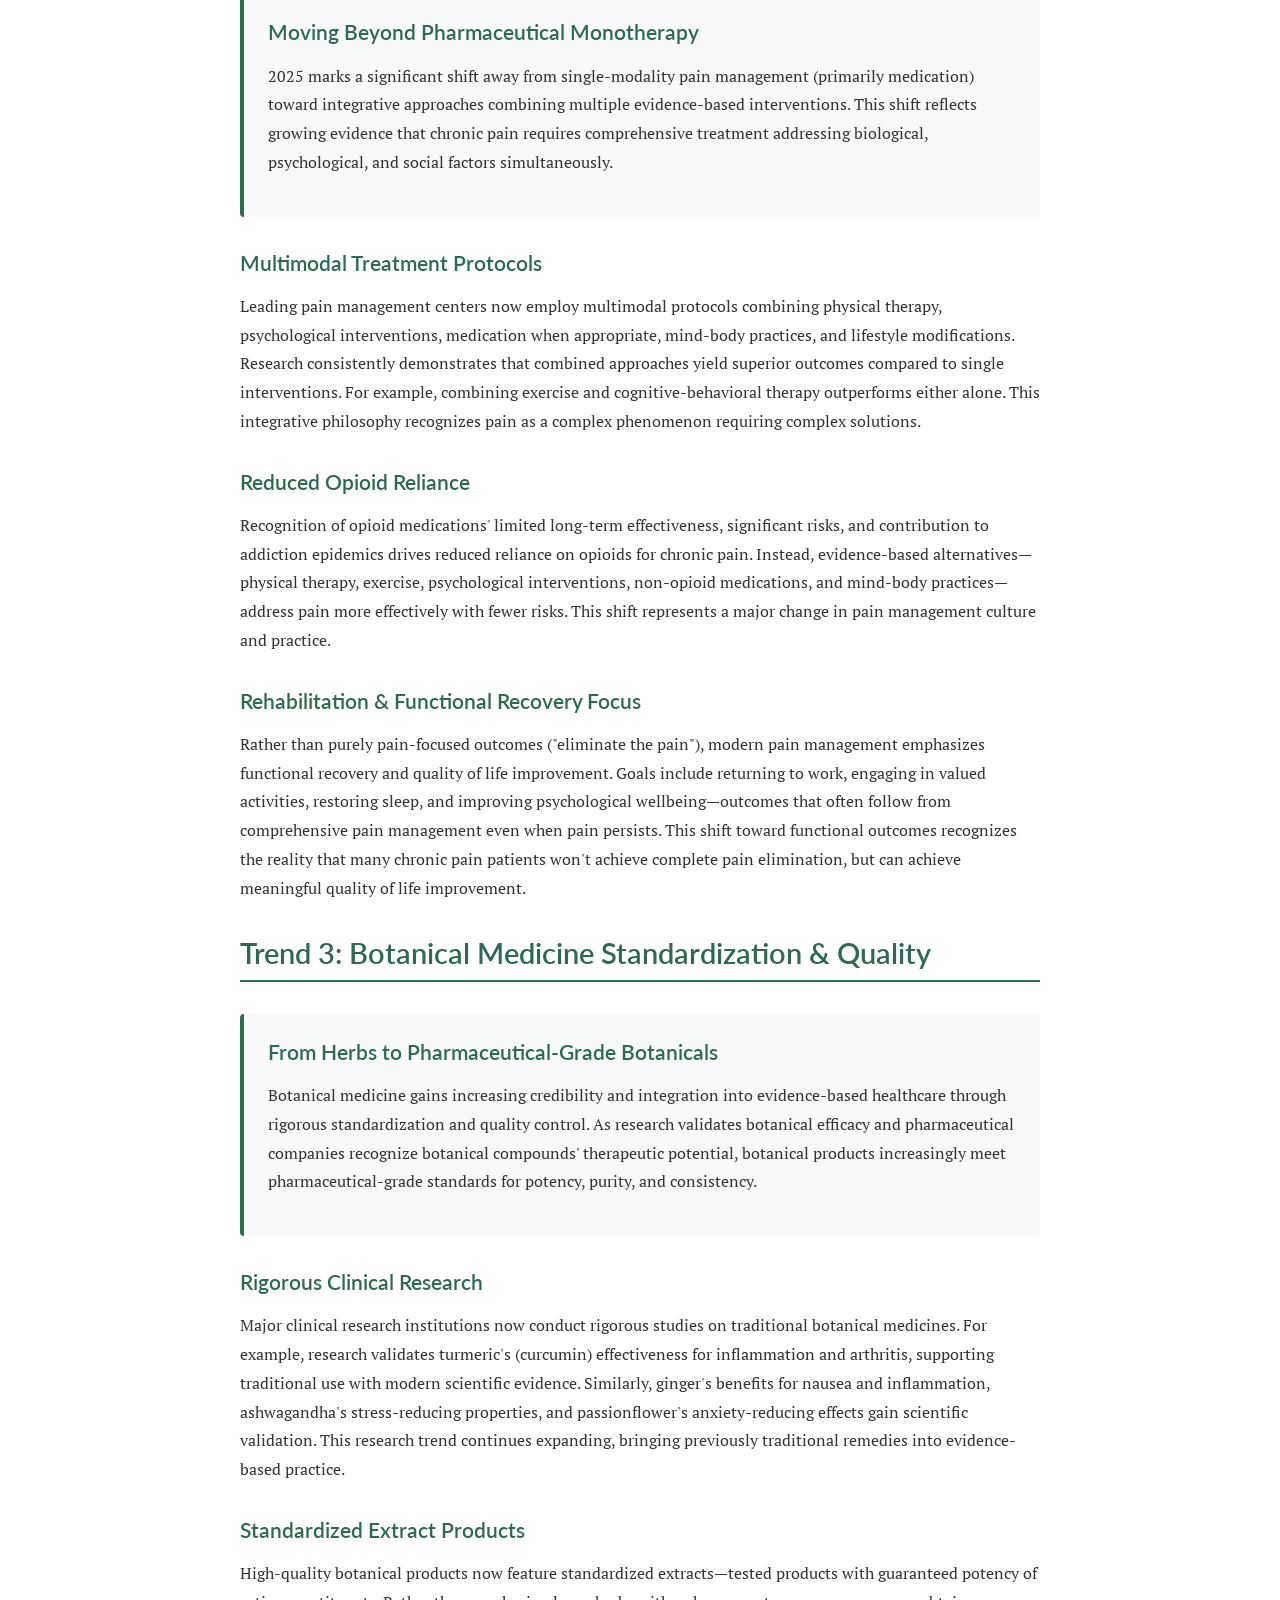
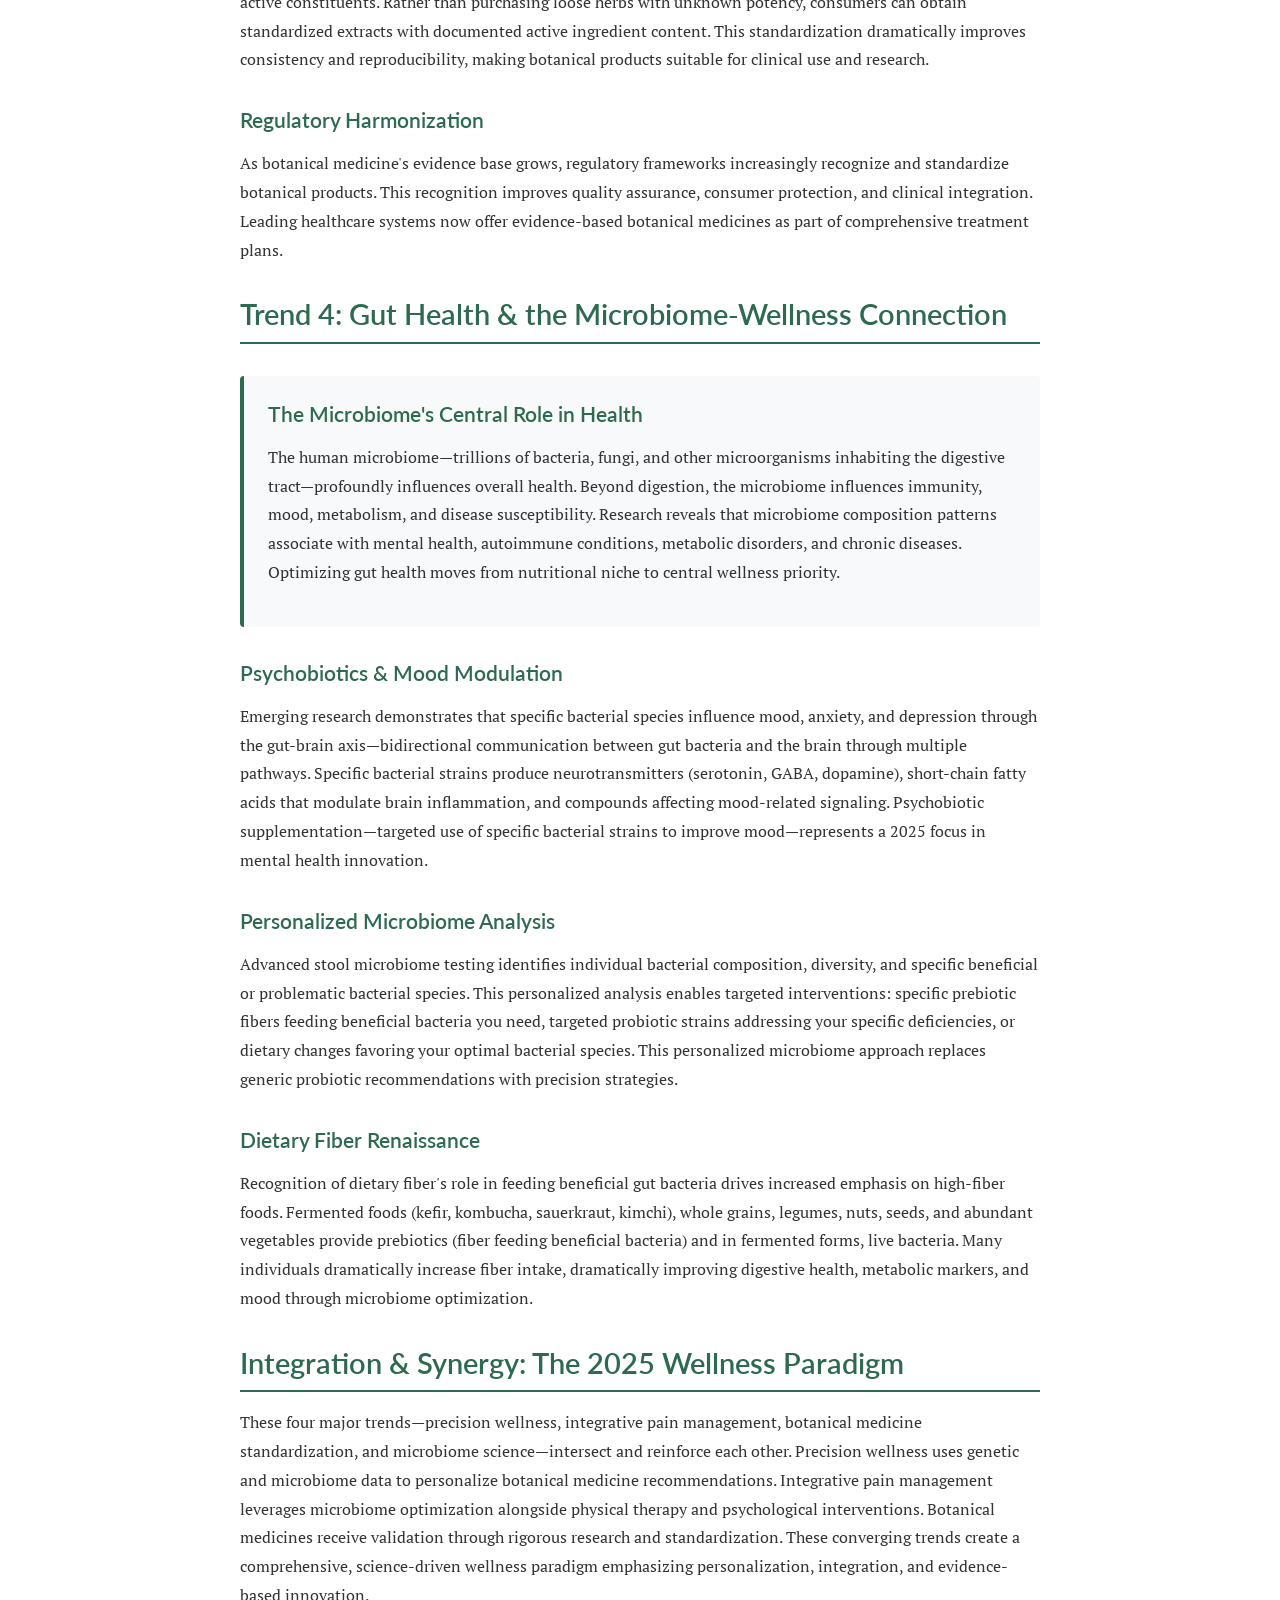
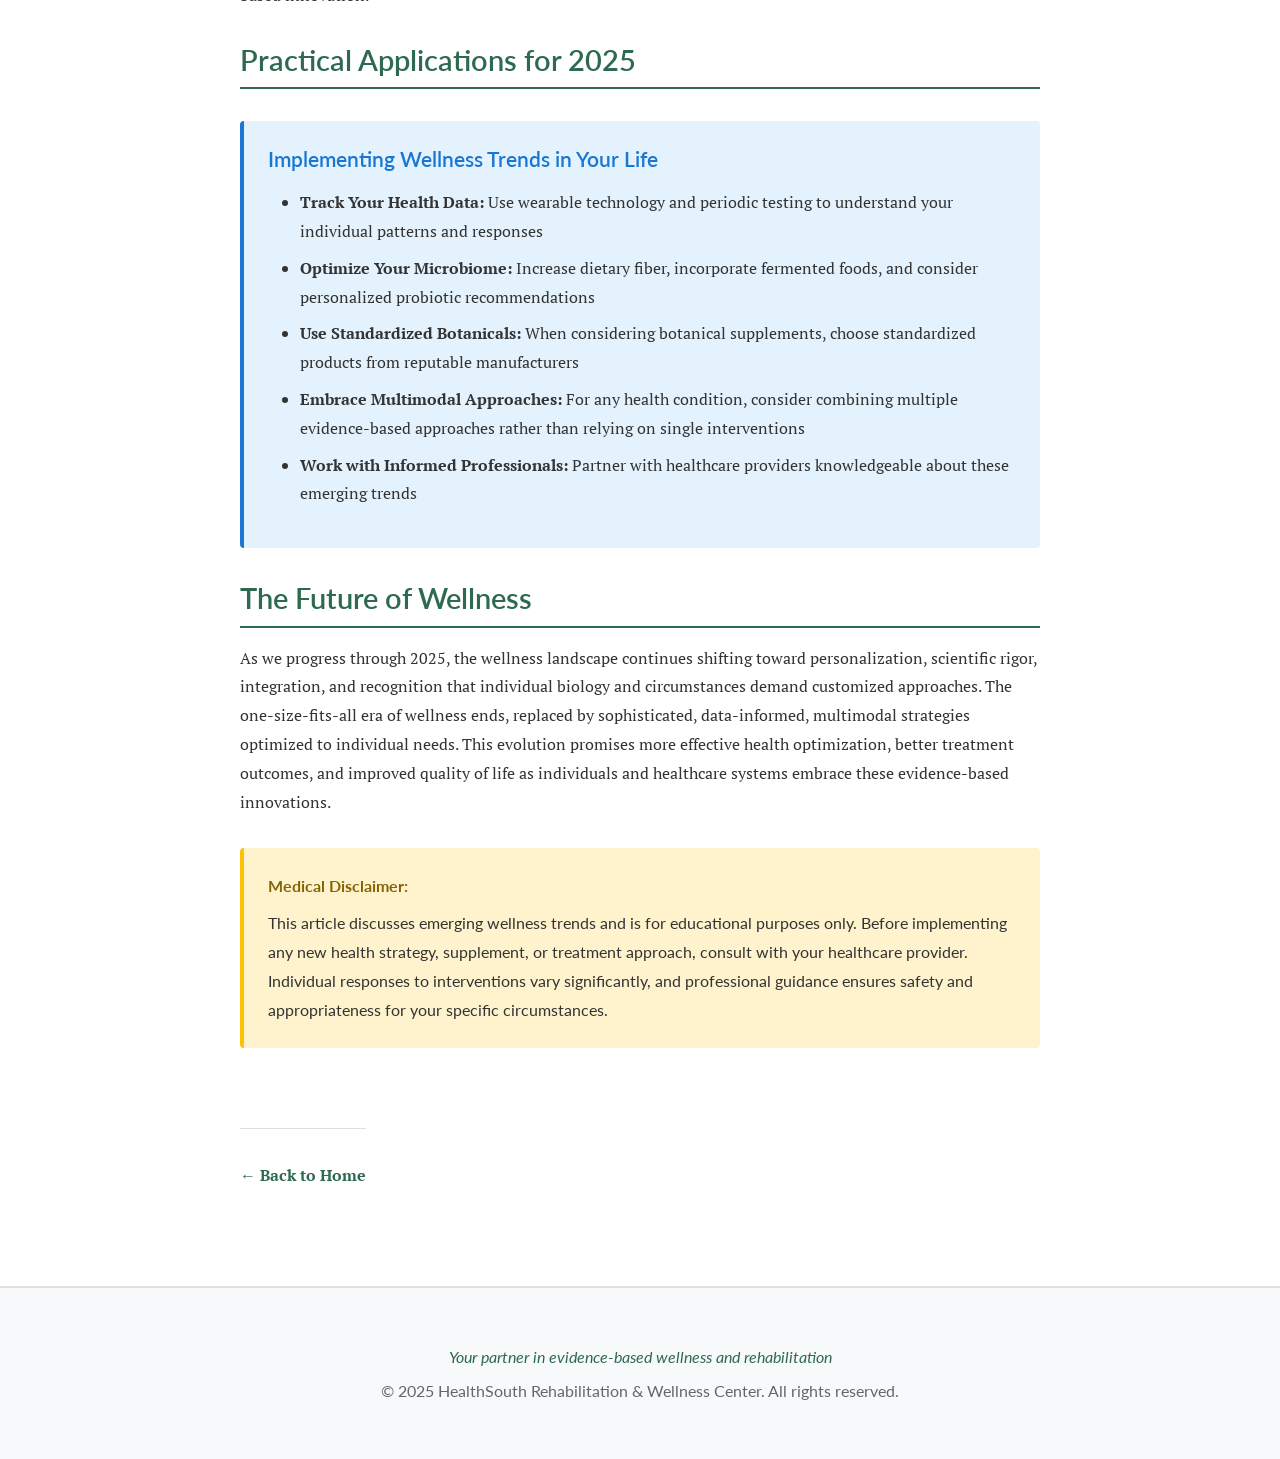
<file: blog/wellness-trends-2025.html>
<!DOCTYPE html>
<html lang="en">
<head>
    <meta charset="UTF-8">
    <meta name="viewport" content="width=device-width, initial-scale=1.0">
    <meta name="description" content="Wellness trends for 2025: precision wellness, integrative pain management, botanical medicine standardization, and gut health. Evidence-based insights on emerging health approaches.">
    <title>Wellness Trends 2025 - HealthSouth Rehab</title>
    <link rel="stylesheet" href="../styles.css">
    <link href="https://fonts.googleapis.com/css2?family=Lato:wght@400;600;700&family=PT+Serif:wght@400;700&display=swap" rel="stylesheet">
</head>
<body>
    <header class="site-header">
        <div class="container">
            <div class="logo">
                <h1>HealthSouth Rehab</h1>
            </div>
            <nav class="main-nav">
                <ul>
                    <li><a href="../index.html">Home</a></li>
                    <li><a href="../index.html#therapies">Therapies</a></li>
                    <li><a href="../index.html#conditions">Conditions</a></li>
                    <li><a href="../blog/wellness-trends-2025.html" class="active">Blog</a></li>
                    <li><a href="../resources.html">Resources</a></li>
                </ul>
            </nav>
        </div>
    </header>

    <div class="article-container">
        <article class="article-content">
            <h1>Wellness Trends 2025</h1>

            <div class="article-meta">
                <span class="badge medically-reviewed">Medically Reviewed</span>
                <p class="reference">Last updated: December 2025</p>
            </div>

            <p>As we advance into 2025, the wellness landscape continues evolving, driven by advances in scientific understanding, technological innovation, and a growing recognition that one-size-fits-all health approaches fall short. Gone are the days when generic wellness advice dominated; instead, personalization, integration of multiple therapeutic approaches, and rigorous scientific validation define the cutting edge of wellness. This article explores four major wellness trends shaping 2025: precision wellness, integrative pain management, botanical medicine standardization, and the gut-brain-wellness connection.</p>

            <h2>Trend 1: Precision Wellness & Personalization</h2>

            <div class="trend-card">
                <h3>Moving Beyond Generic Health Recommendations</h3>
                <p>Precision wellness recognizes that genetic makeup, individual microbiome composition, metabolic patterns, lifestyle factors, and health history profoundly influence what interventions prove effective. Rather than recommending the same diet, exercise program, or supplement to everyone, precision wellness uses data—from genetic testing, biomarker analysis, microbiome assessment, and lifestyle tracking—to personalize recommendations to individual biology and circumstances.</p>
            </div>

            <h3>Genetic & Biomarker Analysis</h3>
            <p>Advances in genetic testing and analysis identify individual variations affecting nutrient metabolism, medication response, and disease susceptibility. For example, genetic variations in genes encoding folate metabolism enzymes influence whether supplemental folic acid or methylfolate proves more effective. Similarly, genetic variations affecting caffeine metabolism determine whether individuals benefit from or are harmed by caffeine consumption. These insights move health recommendations from universal to individualized.</p>

            <h3>Continuous Health Monitoring</h3>
            <p>Wearable technology—fitness trackers, smartwatches, continuous glucose monitors, and sleep tracking devices—enables ongoing data collection about health metrics. Analysis of this data reveals individual patterns: which exercise types maximize benefits, how specific foods affect glucose stability, and how sleep quality influences performance. This continuous feedback loop enables real-time optimization of lifestyle factors. Combined with periodic blood work and biomarker testing, individuals can track progress toward personalized health goals.</p>

            <h3>AI-Powered Health Optimization</h3>
            <p>Artificial intelligence algorithms analyze large datasets of health information to identify patterns and make personalized recommendations. These systems can process genetic data, health history, lifestyle information, and health monitoring data to suggest optimized nutrition, exercise, supplement, and lifestyle interventions. While still evolving, AI-powered health optimization promises increasingly sophisticated personalization.</p>

            <h2>Trend 2: Integrative Pain Management</h2>

            <div class="trend-card">
                <h3>Moving Beyond Pharmaceutical Monotherapy</h3>
                <p>2025 marks a significant shift away from single-modality pain management (primarily medication) toward integrative approaches combining multiple evidence-based interventions. This shift reflects growing evidence that chronic pain requires comprehensive treatment addressing biological, psychological, and social factors simultaneously.</p>
            </div>

            <h3>Multimodal Treatment Protocols</h3>
            <p>Leading pain management centers now employ multimodal protocols combining physical therapy, psychological interventions, medication when appropriate, mind-body practices, and lifestyle modifications. Research consistently demonstrates that combined approaches yield superior outcomes compared to single interventions. For example, combining exercise and cognitive-behavioral therapy outperforms either alone. This integrative philosophy recognizes pain as a complex phenomenon requiring complex solutions.</p>

            <h3>Reduced Opioid Reliance</h3>
            <p>Recognition of opioid medications' limited long-term effectiveness, significant risks, and contribution to addiction epidemics drives reduced reliance on opioids for chronic pain. Instead, evidence-based alternatives—physical therapy, exercise, psychological interventions, non-opioid medications, and mind-body practices—address pain more effectively with fewer risks. This shift represents a major change in pain management culture and practice.</p>

            <h3>Rehabilitation & Functional Recovery Focus</h3>
            <p>Rather than purely pain-focused outcomes ("eliminate the pain"), modern pain management emphasizes functional recovery and quality of life improvement. Goals include returning to work, engaging in valued activities, restoring sleep, and improving psychological wellbeing—outcomes that often follow from comprehensive pain management even when pain persists. This shift toward functional outcomes recognizes the reality that many chronic pain patients won't achieve complete pain elimination, but can achieve meaningful quality of life improvement.</p>

            <h2>Trend 3: Botanical Medicine Standardization & Quality</h2>

            <div class="trend-card">
                <h3>From Herbs to Pharmaceutical-Grade Botanicals</h3>
                <p>Botanical medicine gains increasing credibility and integration into evidence-based healthcare through rigorous standardization and quality control. As research validates botanical efficacy and pharmaceutical companies recognize botanical compounds' therapeutic potential, botanical products increasingly meet pharmaceutical-grade standards for potency, purity, and consistency.</p>
            </div>

            <h3>Rigorous Clinical Research</h3>
            <p>Major clinical research institutions now conduct rigorous studies on traditional botanical medicines. For example, research validates turmeric's (curcumin) effectiveness for inflammation and arthritis, supporting traditional use with modern scientific evidence. Similarly, ginger's benefits for nausea and inflammation, ashwagandha's stress-reducing properties, and passionflower's anxiety-reducing effects gain scientific validation. This research trend continues expanding, bringing previously traditional remedies into evidence-based practice.</p>

            <h3>Standardized Extract Products</h3>
            <p>High-quality botanical products now feature standardized extracts—tested products with guaranteed potency of active constituents. Rather than purchasing loose herbs with unknown potency, consumers can obtain standardized extracts with documented active ingredient content. This standardization dramatically improves consistency and reproducibility, making botanical products suitable for clinical use and research.</p>

            <h3>Regulatory Harmonization</h3>
            <p>As botanical medicine's evidence base grows, regulatory frameworks increasingly recognize and standardize botanical products. This recognition improves quality assurance, consumer protection, and clinical integration. Leading healthcare systems now offer evidence-based botanical medicines as part of comprehensive treatment plans.</p>

            <h2>Trend 4: Gut Health & the Microbiome-Wellness Connection</h2>

            <div class="trend-card">
                <h3>The Microbiome's Central Role in Health</h3>
                <p>The human microbiome—trillions of bacteria, fungi, and other microorganisms inhabiting the digestive tract—profoundly influences overall health. Beyond digestion, the microbiome influences immunity, mood, metabolism, and disease susceptibility. Research reveals that microbiome composition patterns associate with mental health, autoimmune conditions, metabolic disorders, and chronic diseases. Optimizing gut health moves from nutritional niche to central wellness priority.</p>
            </div>

            <h3>Psychobiotics & Mood Modulation</h3>
            <p>Emerging research demonstrates that specific bacterial species influence mood, anxiety, and depression through the gut-brain axis—bidirectional communication between gut bacteria and the brain through multiple pathways. Specific bacterial strains produce neurotransmitters (serotonin, GABA, dopamine), short-chain fatty acids that modulate brain inflammation, and compounds affecting mood-related signaling. Psychobiotic supplementation—targeted use of specific bacterial strains to improve mood—represents a 2025 focus in mental health innovation.</p>

            <h3>Personalized Microbiome Analysis</h3>
            <p>Advanced stool microbiome testing identifies individual bacterial composition, diversity, and specific beneficial or problematic bacterial species. This personalized analysis enables targeted interventions: specific prebiotic fibers feeding beneficial bacteria you need, targeted probiotic strains addressing your specific deficiencies, or dietary changes favoring your optimal bacterial species. This personalized microbiome approach replaces generic probiotic recommendations with precision strategies.</p>

            <h3>Dietary Fiber Renaissance</h3>
            <p>Recognition of dietary fiber's role in feeding beneficial gut bacteria drives increased emphasis on high-fiber foods. Fermented foods (kefir, kombucha, sauerkraut, kimchi), whole grains, legumes, nuts, seeds, and abundant vegetables provide prebiotics (fiber feeding beneficial bacteria) and in fermented forms, live bacteria. Many individuals dramatically increase fiber intake, dramatically improving digestive health, metabolic markers, and mood through microbiome optimization.</p>

            <h2>Integration & Synergy: The 2025 Wellness Paradigm</h2>

            <p>These four major trends—precision wellness, integrative pain management, botanical medicine standardization, and microbiome science—intersect and reinforce each other. Precision wellness uses genetic and microbiome data to personalize botanical medicine recommendations. Integrative pain management leverages microbiome optimization alongside physical therapy and psychological interventions. Botanical medicines receive validation through rigorous research and standardization. These converging trends create a comprehensive, science-driven wellness paradigm emphasizing personalization, integration, and evidence-based innovation.</p>

            <h2>Practical Applications for 2025</h2>

            <div class="info-box">
                <h3>Implementing Wellness Trends in Your Life</h3>
                <ul>
                    <li><strong>Track Your Health Data:</strong> Use wearable technology and periodic testing to understand your individual patterns and responses</li>
                    <li><strong>Optimize Your Microbiome:</strong> Increase dietary fiber, incorporate fermented foods, and consider personalized probiotic recommendations</li>
                    <li><strong>Use Standardized Botanicals:</strong> When considering botanical supplements, choose standardized products from reputable manufacturers</li>
                    <li><strong>Embrace Multimodal Approaches:</strong> For any health condition, consider combining multiple evidence-based approaches rather than relying on single interventions</li>
                    <li><strong>Work with Informed Professionals:</strong> Partner with healthcare providers knowledgeable about these emerging trends</li>
                </ul>
            </div>

            <h2>The Future of Wellness</h2>

            <p>As we progress through 2025, the wellness landscape continues shifting toward personalization, scientific rigor, integration, and recognition that individual biology and circumstances demand customized approaches. The one-size-fits-all era of wellness ends, replaced by sophisticated, data-informed, multimodal strategies optimized to individual needs. This evolution promises more effective health optimization, better treatment outcomes, and improved quality of life as individuals and healthcare systems embrace these evidence-based innovations.</p>

            <div class="disclaimer">
                <strong>Medical Disclaimer:</strong> This article discusses emerging wellness trends and is for educational purposes only. Before implementing any new health strategy, supplement, or treatment approach, consult with your healthcare provider. Individual responses to interventions vary significantly, and professional guidance ensures safety and appropriateness for your specific circumstances.
            </div>

            <p class="back-link"><a href="../index.html">← Back to Home</a></p>
        </article>
    </div>

    <footer class="site-footer">
        <div class="container">
            <p><em>Your partner in evidence-based wellness and rehabilitation</em></p>
            <p>&copy; 2025 HealthSouth Rehabilitation & Wellness Center. All rights reserved.</p>
        </div>
    </footer>
</body>
</html>
</file>
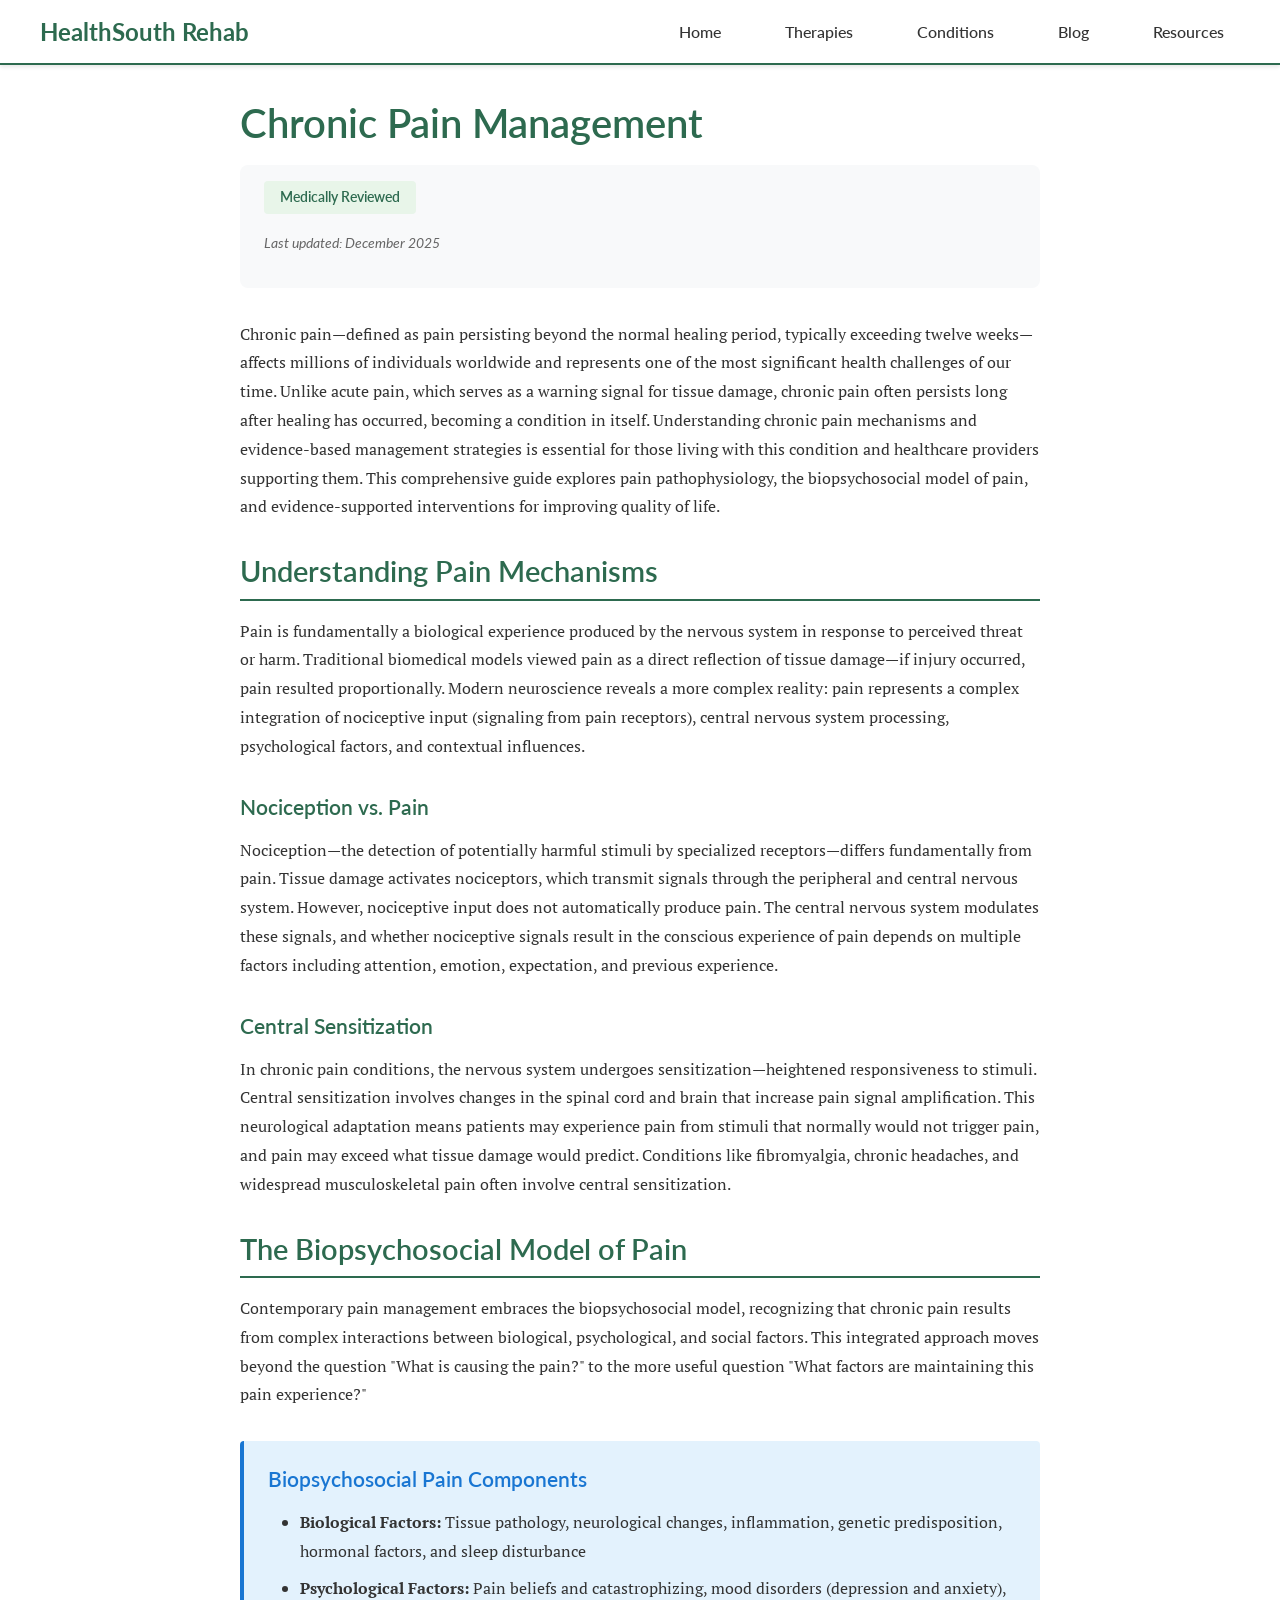
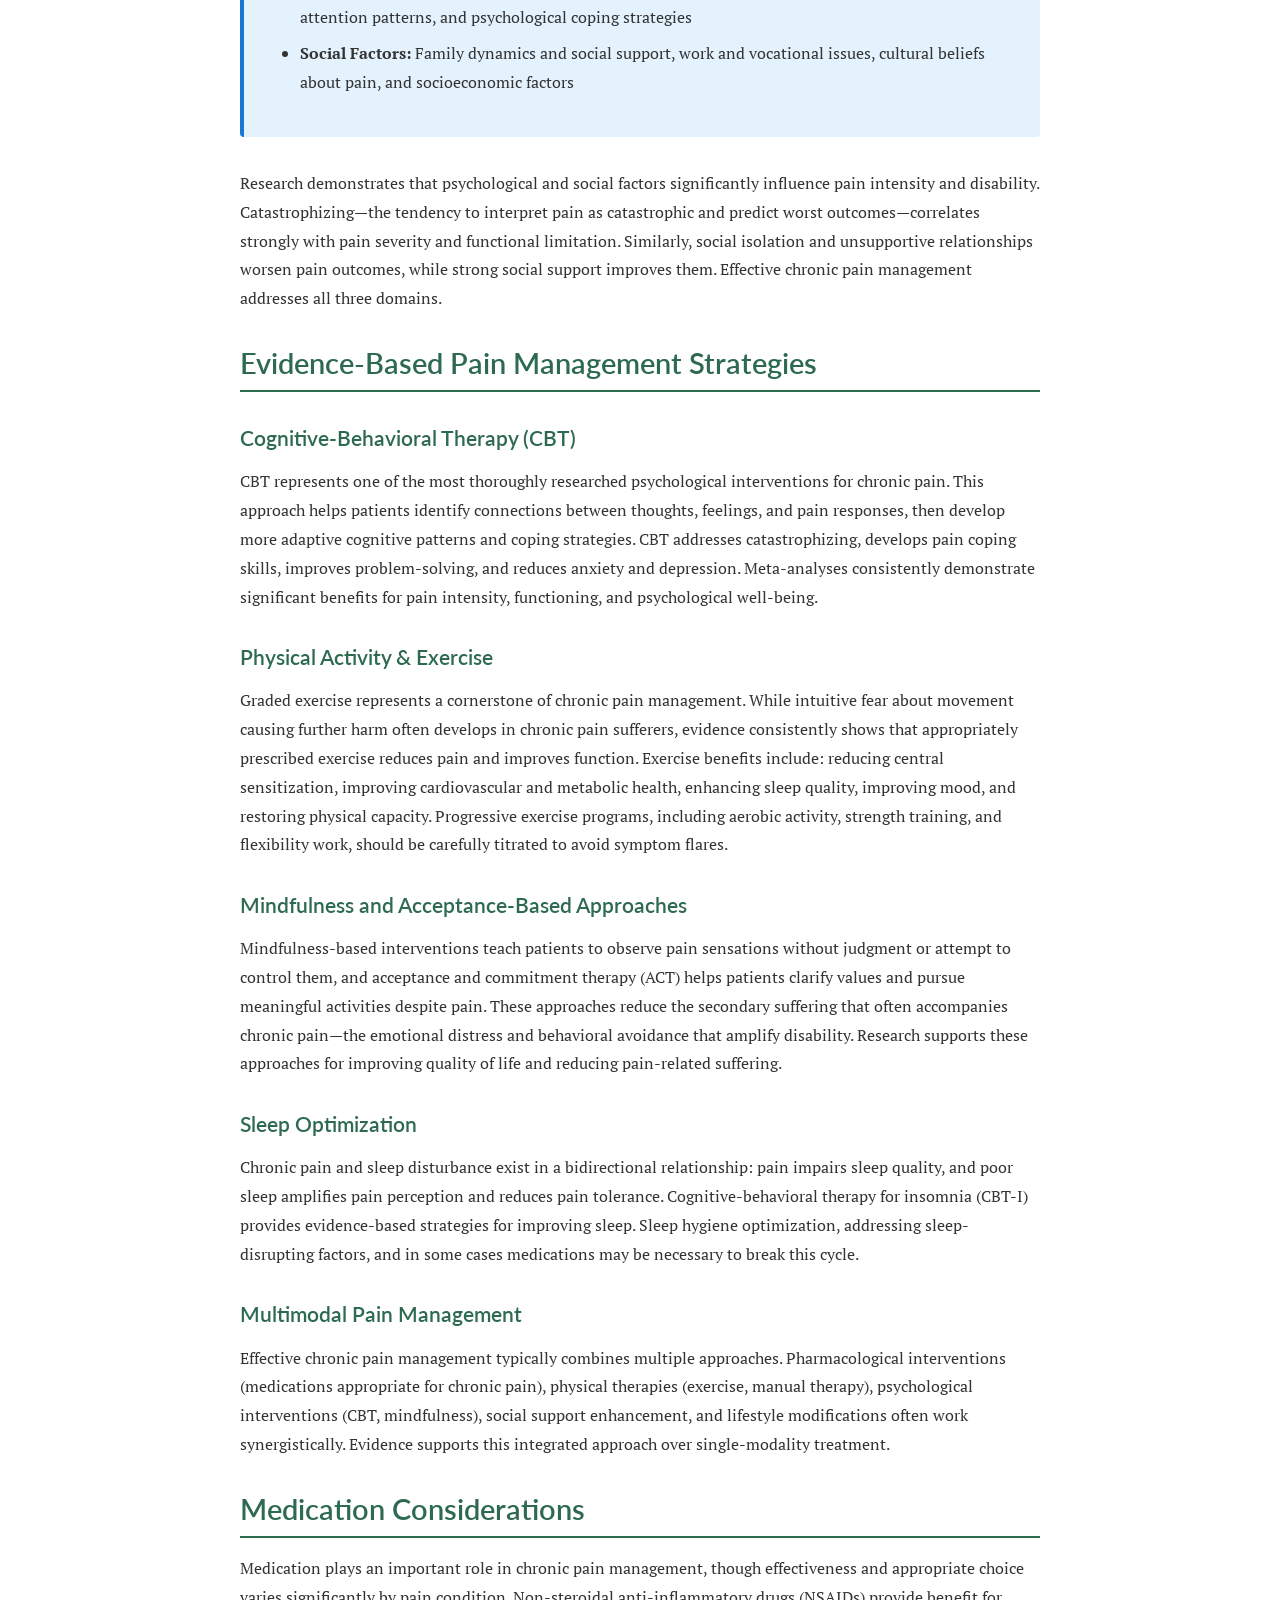
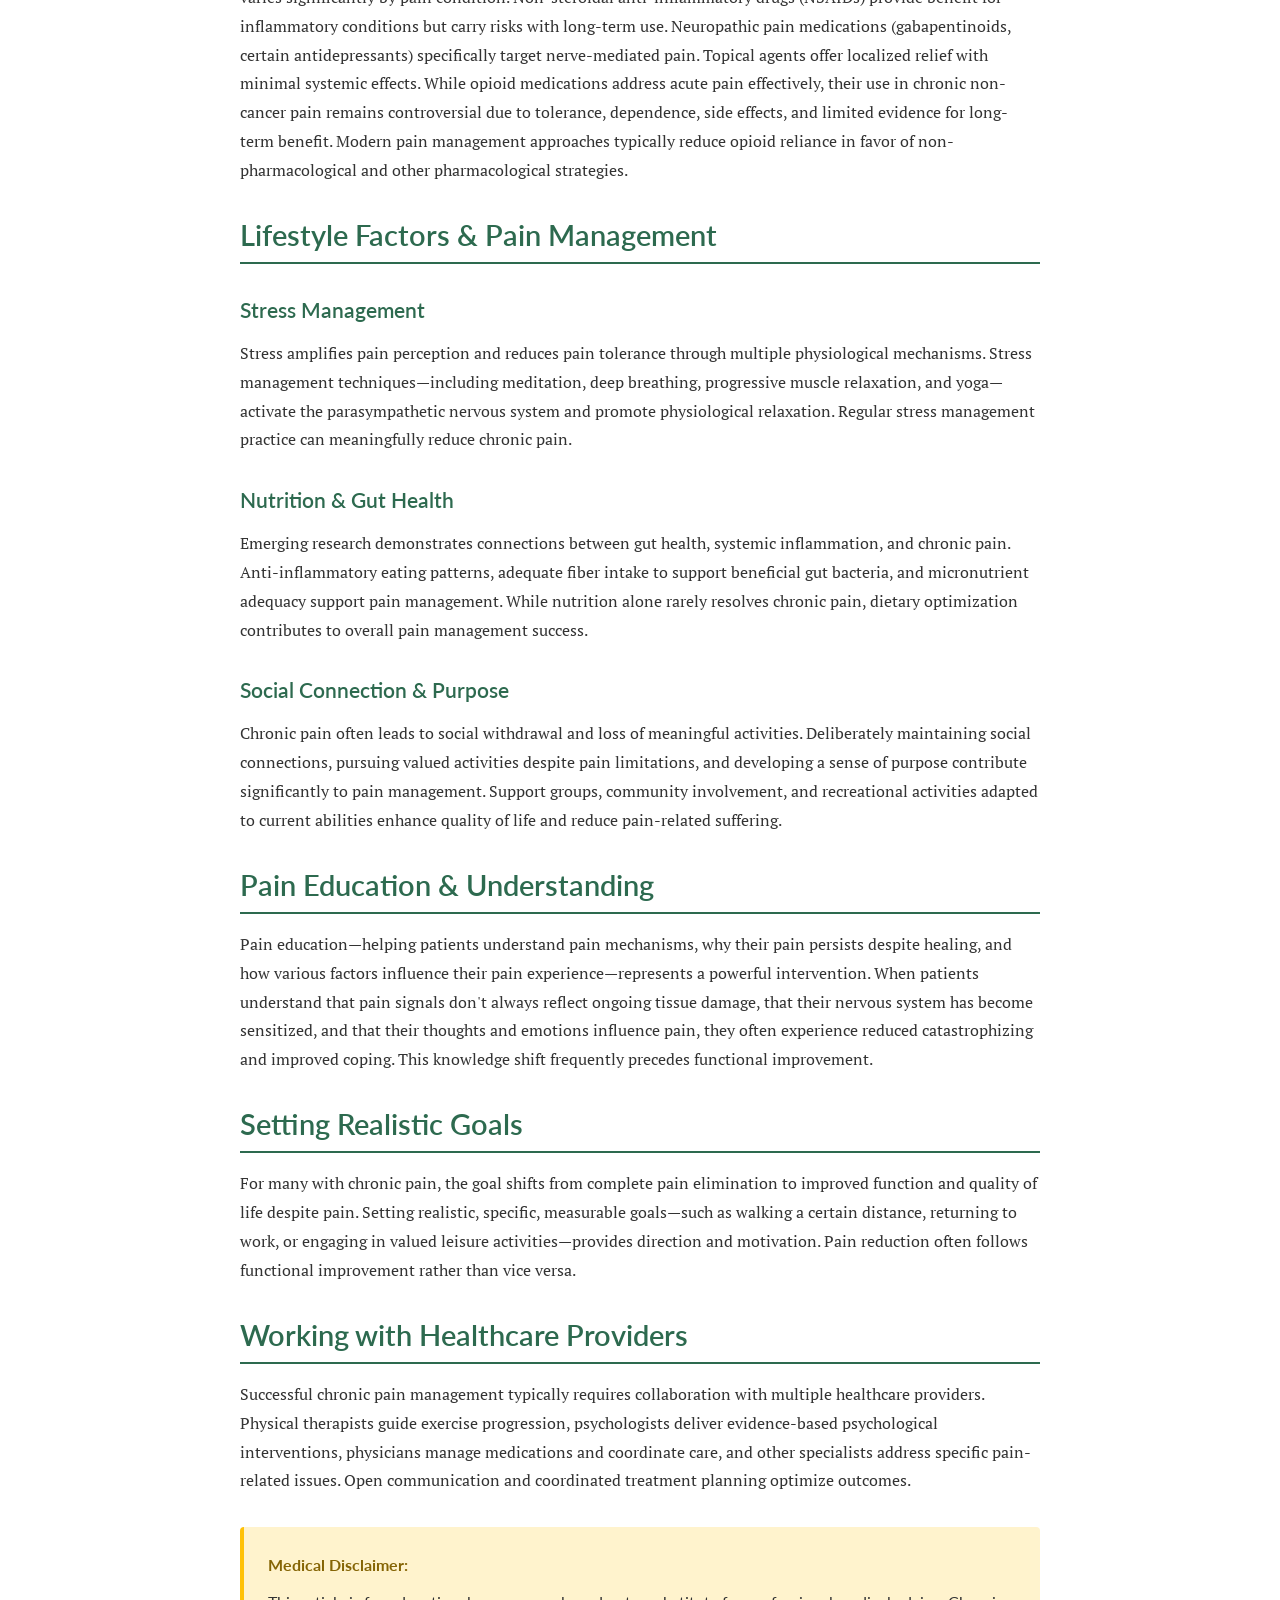
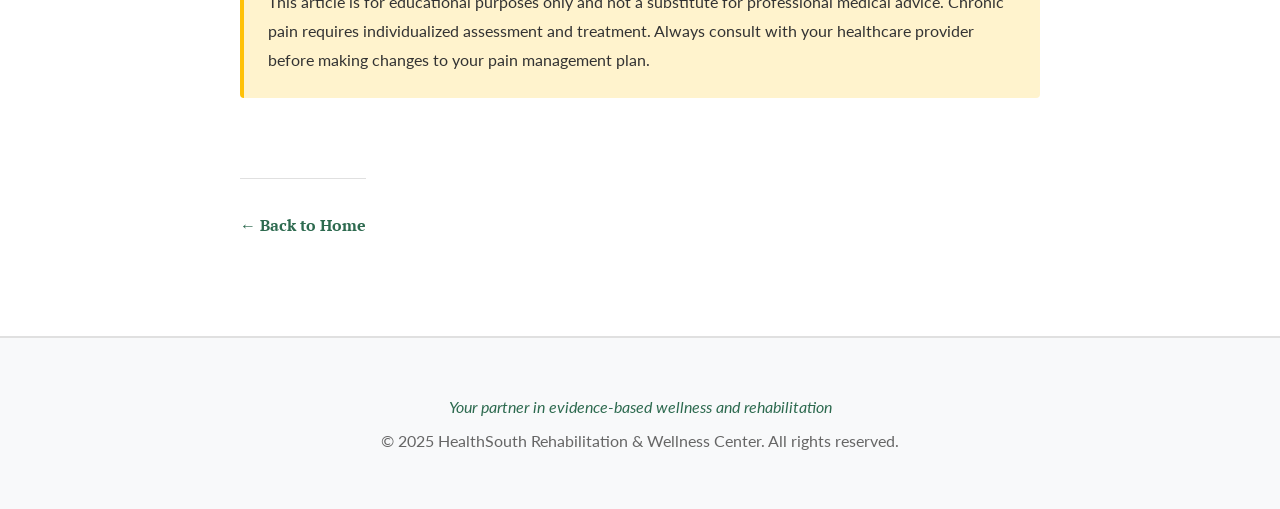
<file: conditions/chronic-pain.html>
<!DOCTYPE html>
<html lang="en">
<head>
    <meta charset="UTF-8">
    <meta name="viewport" content="width=device-width, initial-scale=1.0">
    <meta name="description" content="Comprehensive guide to chronic pain management. Learn about pain mechanisms, the biopsychosocial model, evidence-based management strategies, and approaches to improving quality of life.">
    <title>Chronic Pain Management - HealthSouth Rehab</title>
    <link rel="stylesheet" href="../styles.css">
    <link href="https://fonts.googleapis.com/css2?family=Lato:wght@400;600;700&family=PT+Serif:wght@400;700&display=swap" rel="stylesheet">
</head>
<body>
    <header class="site-header">
        <div class="container">
            <div class="logo">
                <h1>HealthSouth Rehab</h1>
            </div>
            <nav class="main-nav">
                <ul>
                    <li><a href="../index.html">Home</a></li>
                    <li><a href="../index.html#therapies">Therapies</a></li>
                    <li><a href="../index.html#conditions">Conditions</a></li>
                    <li><a href="../blog/wellness-trends-2025.html">Blog</a></li>
                    <li><a href="../resources.html">Resources</a></li>
                </ul>
            </nav>
        </div>
    </header>

    <div class="article-container">
        <article class="article-content">
            <h1>Chronic Pain Management</h1>

            <div class="article-meta">
                <span class="badge medically-reviewed">Medically Reviewed</span>
                <p class="reference">Last updated: December 2025</p>
            </div>

            <p>Chronic pain—defined as pain persisting beyond the normal healing period, typically exceeding twelve weeks—affects millions of individuals worldwide and represents one of the most significant health challenges of our time. Unlike acute pain, which serves as a warning signal for tissue damage, chronic pain often persists long after healing has occurred, becoming a condition in itself. Understanding chronic pain mechanisms and evidence-based management strategies is essential for those living with this condition and healthcare providers supporting them. This comprehensive guide explores pain pathophysiology, the biopsychosocial model of pain, and evidence-supported interventions for improving quality of life.</p>

            <h2>Understanding Pain Mechanisms</h2>

            <p>Pain is fundamentally a biological experience produced by the nervous system in response to perceived threat or harm. Traditional biomedical models viewed pain as a direct reflection of tissue damage—if injury occurred, pain resulted proportionally. Modern neuroscience reveals a more complex reality: pain represents a complex integration of nociceptive input (signaling from pain receptors), central nervous system processing, psychological factors, and contextual influences.</p>

            <h3>Nociception vs. Pain</h3>
            <p>Nociception—the detection of potentially harmful stimuli by specialized receptors—differs fundamentally from pain. Tissue damage activates nociceptors, which transmit signals through the peripheral and central nervous system. However, nociceptive input does not automatically produce pain. The central nervous system modulates these signals, and whether nociceptive signals result in the conscious experience of pain depends on multiple factors including attention, emotion, expectation, and previous experience.</p>

            <h3>Central Sensitization</h3>
            <p>In chronic pain conditions, the nervous system undergoes sensitization—heightened responsiveness to stimuli. Central sensitization involves changes in the spinal cord and brain that increase pain signal amplification. This neurological adaptation means patients may experience pain from stimuli that normally would not trigger pain, and pain may exceed what tissue damage would predict. Conditions like fibromyalgia, chronic headaches, and widespread musculoskeletal pain often involve central sensitization.</p>

            <h2>The Biopsychosocial Model of Pain</h2>

            <p>Contemporary pain management embraces the biopsychosocial model, recognizing that chronic pain results from complex interactions between biological, psychological, and social factors. This integrated approach moves beyond the question "What is causing the pain?" to the more useful question "What factors are maintaining this pain experience?"</p>

            <div class="key-points">
                <h3>Biopsychosocial Pain Components</h3>
                <ul>
                    <li><strong>Biological Factors:</strong> Tissue pathology, neurological changes, inflammation, genetic predisposition, hormonal factors, and sleep disturbance</li>
                    <li><strong>Psychological Factors:</strong> Pain beliefs and catastrophizing, mood disorders (depression and anxiety), attention patterns, and psychological coping strategies</li>
                    <li><strong>Social Factors:</strong> Family dynamics and social support, work and vocational issues, cultural beliefs about pain, and socioeconomic factors</li>
                </ul>
            </div>

            <p>Research demonstrates that psychological and social factors significantly influence pain intensity and disability. Catastrophizing—the tendency to interpret pain as catastrophic and predict worst outcomes—correlates strongly with pain severity and functional limitation. Similarly, social isolation and unsupportive relationships worsen pain outcomes, while strong social support improves them. Effective chronic pain management addresses all three domains.</p>

            <h2>Evidence-Based Pain Management Strategies</h2>

            <h3>Cognitive-Behavioral Therapy (CBT)</h3>
            <p>CBT represents one of the most thoroughly researched psychological interventions for chronic pain. This approach helps patients identify connections between thoughts, feelings, and pain responses, then develop more adaptive cognitive patterns and coping strategies. CBT addresses catastrophizing, develops pain coping skills, improves problem-solving, and reduces anxiety and depression. Meta-analyses consistently demonstrate significant benefits for pain intensity, functioning, and psychological well-being.</p>

            <h3>Physical Activity & Exercise</h3>
            <p>Graded exercise represents a cornerstone of chronic pain management. While intuitive fear about movement causing further harm often develops in chronic pain sufferers, evidence consistently shows that appropriately prescribed exercise reduces pain and improves function. Exercise benefits include: reducing central sensitization, improving cardiovascular and metabolic health, enhancing sleep quality, improving mood, and restoring physical capacity. Progressive exercise programs, including aerobic activity, strength training, and flexibility work, should be carefully titrated to avoid symptom flares.</p>

            <h3>Mindfulness and Acceptance-Based Approaches</h3>
            <p>Mindfulness-based interventions teach patients to observe pain sensations without judgment or attempt to control them, and acceptance and commitment therapy (ACT) helps patients clarify values and pursue meaningful activities despite pain. These approaches reduce the secondary suffering that often accompanies chronic pain—the emotional distress and behavioral avoidance that amplify disability. Research supports these approaches for improving quality of life and reducing pain-related suffering.</p>

            <h3>Sleep Optimization</h3>
            <p>Chronic pain and sleep disturbance exist in a bidirectional relationship: pain impairs sleep quality, and poor sleep amplifies pain perception and reduces pain tolerance. Cognitive-behavioral therapy for insomnia (CBT-I) provides evidence-based strategies for improving sleep. Sleep hygiene optimization, addressing sleep-disrupting factors, and in some cases medications may be necessary to break this cycle.</p>

            <h3>Multimodal Pain Management</h3>
            <p>Effective chronic pain management typically combines multiple approaches. Pharmacological interventions (medications appropriate for chronic pain), physical therapies (exercise, manual therapy), psychological interventions (CBT, mindfulness), social support enhancement, and lifestyle modifications often work synergistically. Evidence supports this integrated approach over single-modality treatment.</p>

            <h2>Medication Considerations</h2>

            <p>Medication plays an important role in chronic pain management, though effectiveness and appropriate choice varies significantly by pain condition. Non-steroidal anti-inflammatory drugs (NSAIDs) provide benefit for inflammatory conditions but carry risks with long-term use. Neuropathic pain medications (gabapentinoids, certain antidepressants) specifically target nerve-mediated pain. Topical agents offer localized relief with minimal systemic effects. While opioid medications address acute pain effectively, their use in chronic non-cancer pain remains controversial due to tolerance, dependence, side effects, and limited evidence for long-term benefit. Modern pain management approaches typically reduce opioid reliance in favor of non-pharmacological and other pharmacological strategies.</p>

            <h2>Lifestyle Factors & Pain Management</h2>

            <h3>Stress Management</h3>
            <p>Stress amplifies pain perception and reduces pain tolerance through multiple physiological mechanisms. Stress management techniques—including meditation, deep breathing, progressive muscle relaxation, and yoga—activate the parasympathetic nervous system and promote physiological relaxation. Regular stress management practice can meaningfully reduce chronic pain.</p>

            <h3>Nutrition & Gut Health</h3>
            <p>Emerging research demonstrates connections between gut health, systemic inflammation, and chronic pain. Anti-inflammatory eating patterns, adequate fiber intake to support beneficial gut bacteria, and micronutrient adequacy support pain management. While nutrition alone rarely resolves chronic pain, dietary optimization contributes to overall pain management success.</p>

            <h3>Social Connection & Purpose</h3>
            <p>Chronic pain often leads to social withdrawal and loss of meaningful activities. Deliberately maintaining social connections, pursuing valued activities despite pain limitations, and developing a sense of purpose contribute significantly to pain management. Support groups, community involvement, and recreational activities adapted to current abilities enhance quality of life and reduce pain-related suffering.</p>

            <h2>Pain Education & Understanding</h2>

            <p>Pain education—helping patients understand pain mechanisms, why their pain persists despite healing, and how various factors influence their pain experience—represents a powerful intervention. When patients understand that pain signals don't always reflect ongoing tissue damage, that their nervous system has become sensitized, and that their thoughts and emotions influence pain, they often experience reduced catastrophizing and improved coping. This knowledge shift frequently precedes functional improvement.</p>

            <h2>Setting Realistic Goals</h2>

            <p>For many with chronic pain, the goal shifts from complete pain elimination to improved function and quality of life despite pain. Setting realistic, specific, measurable goals—such as walking a certain distance, returning to work, or engaging in valued leisure activities—provides direction and motivation. Pain reduction often follows functional improvement rather than vice versa.</p>

            <h2>Working with Healthcare Providers</h2>

            <p>Successful chronic pain management typically requires collaboration with multiple healthcare providers. Physical therapists guide exercise progression, psychologists deliver evidence-based psychological interventions, physicians manage medications and coordinate care, and other specialists address specific pain-related issues. Open communication and coordinated treatment planning optimize outcomes.</p>

            <div class="disclaimer">
                <strong>Medical Disclaimer:</strong> This article is for educational purposes only and not a substitute for professional medical advice. Chronic pain requires individualized assessment and treatment. Always consult with your healthcare provider before making changes to your pain management plan.
            </div>

            <p class="back-link"><a href="../index.html">← Back to Home</a></p>
        </article>
    </div>

    <footer class="site-footer">
        <div class="container">
            <p><em>Your partner in evidence-based wellness and rehabilitation</em></p>
            <p>&copy; 2025 HealthSouth Rehabilitation & Wellness Center. All rights reserved.</p>
        </div>
    </footer>
</body>
</html>
</file>
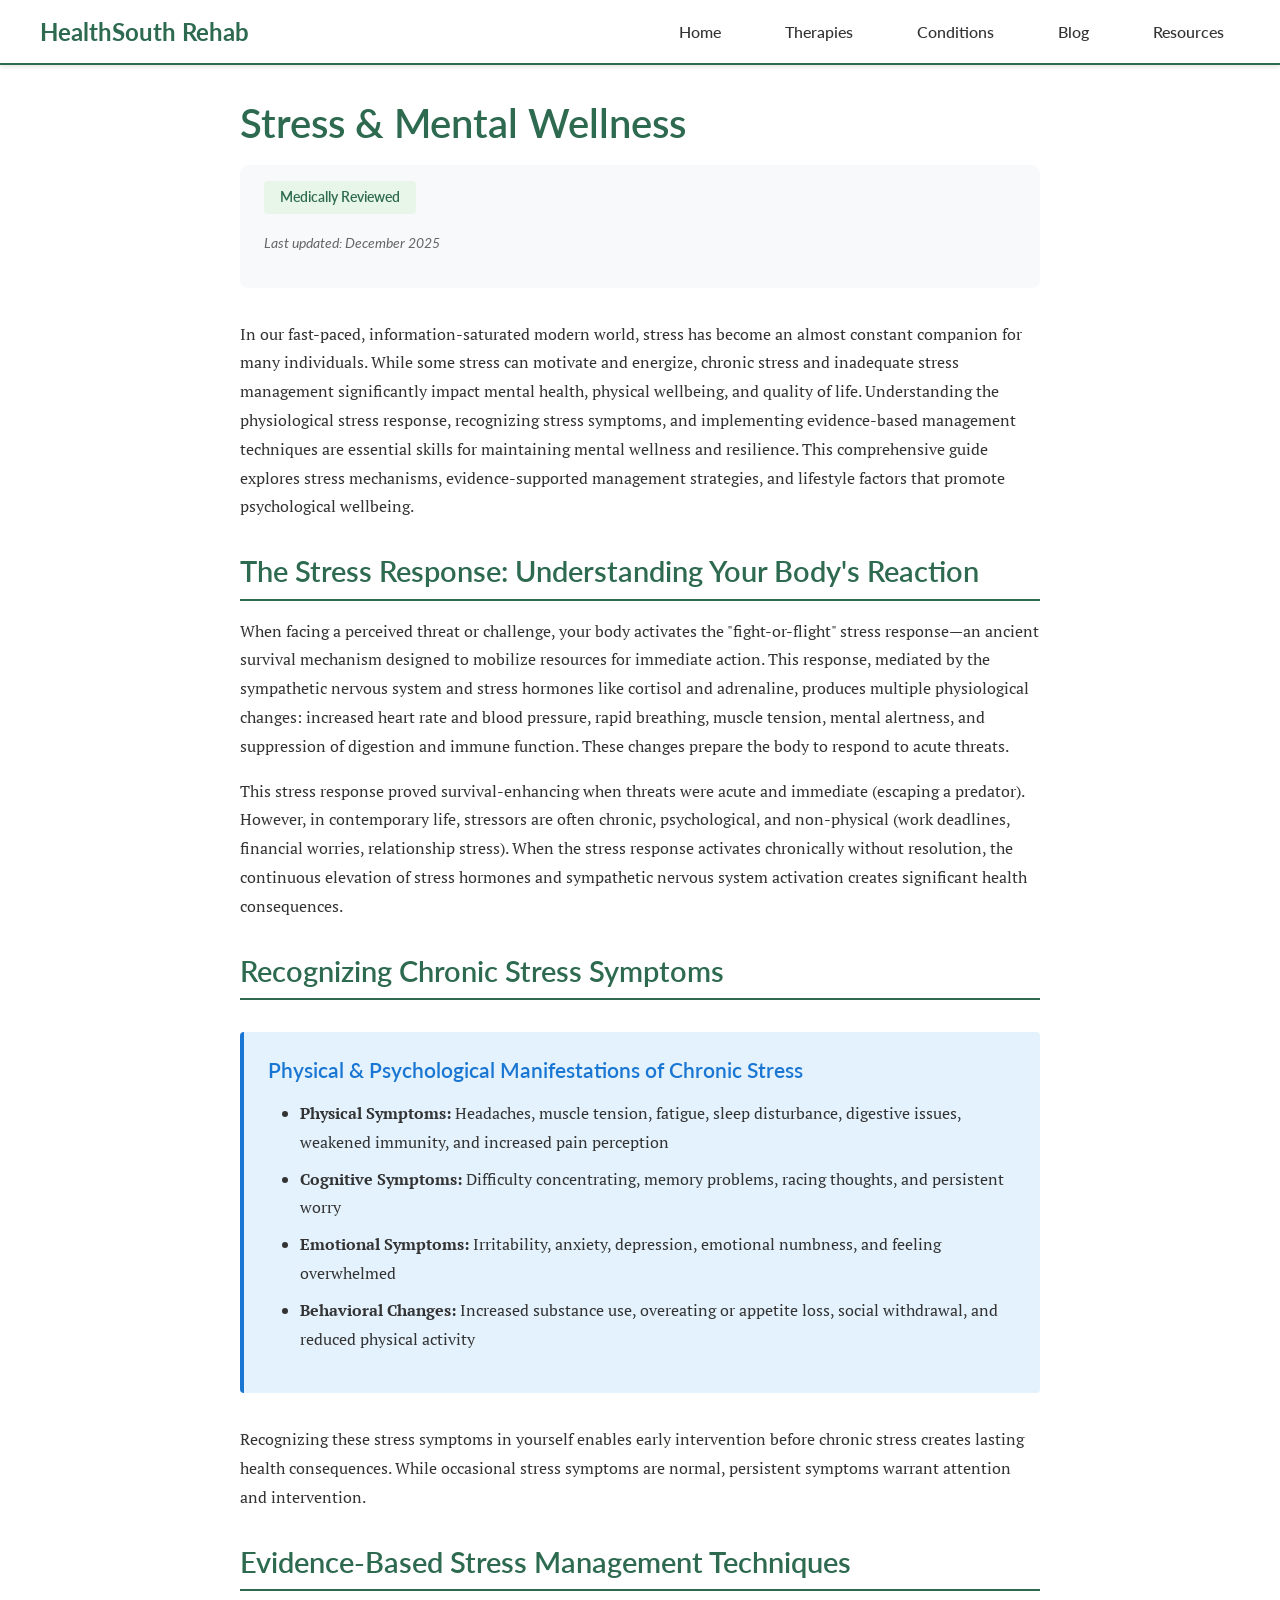
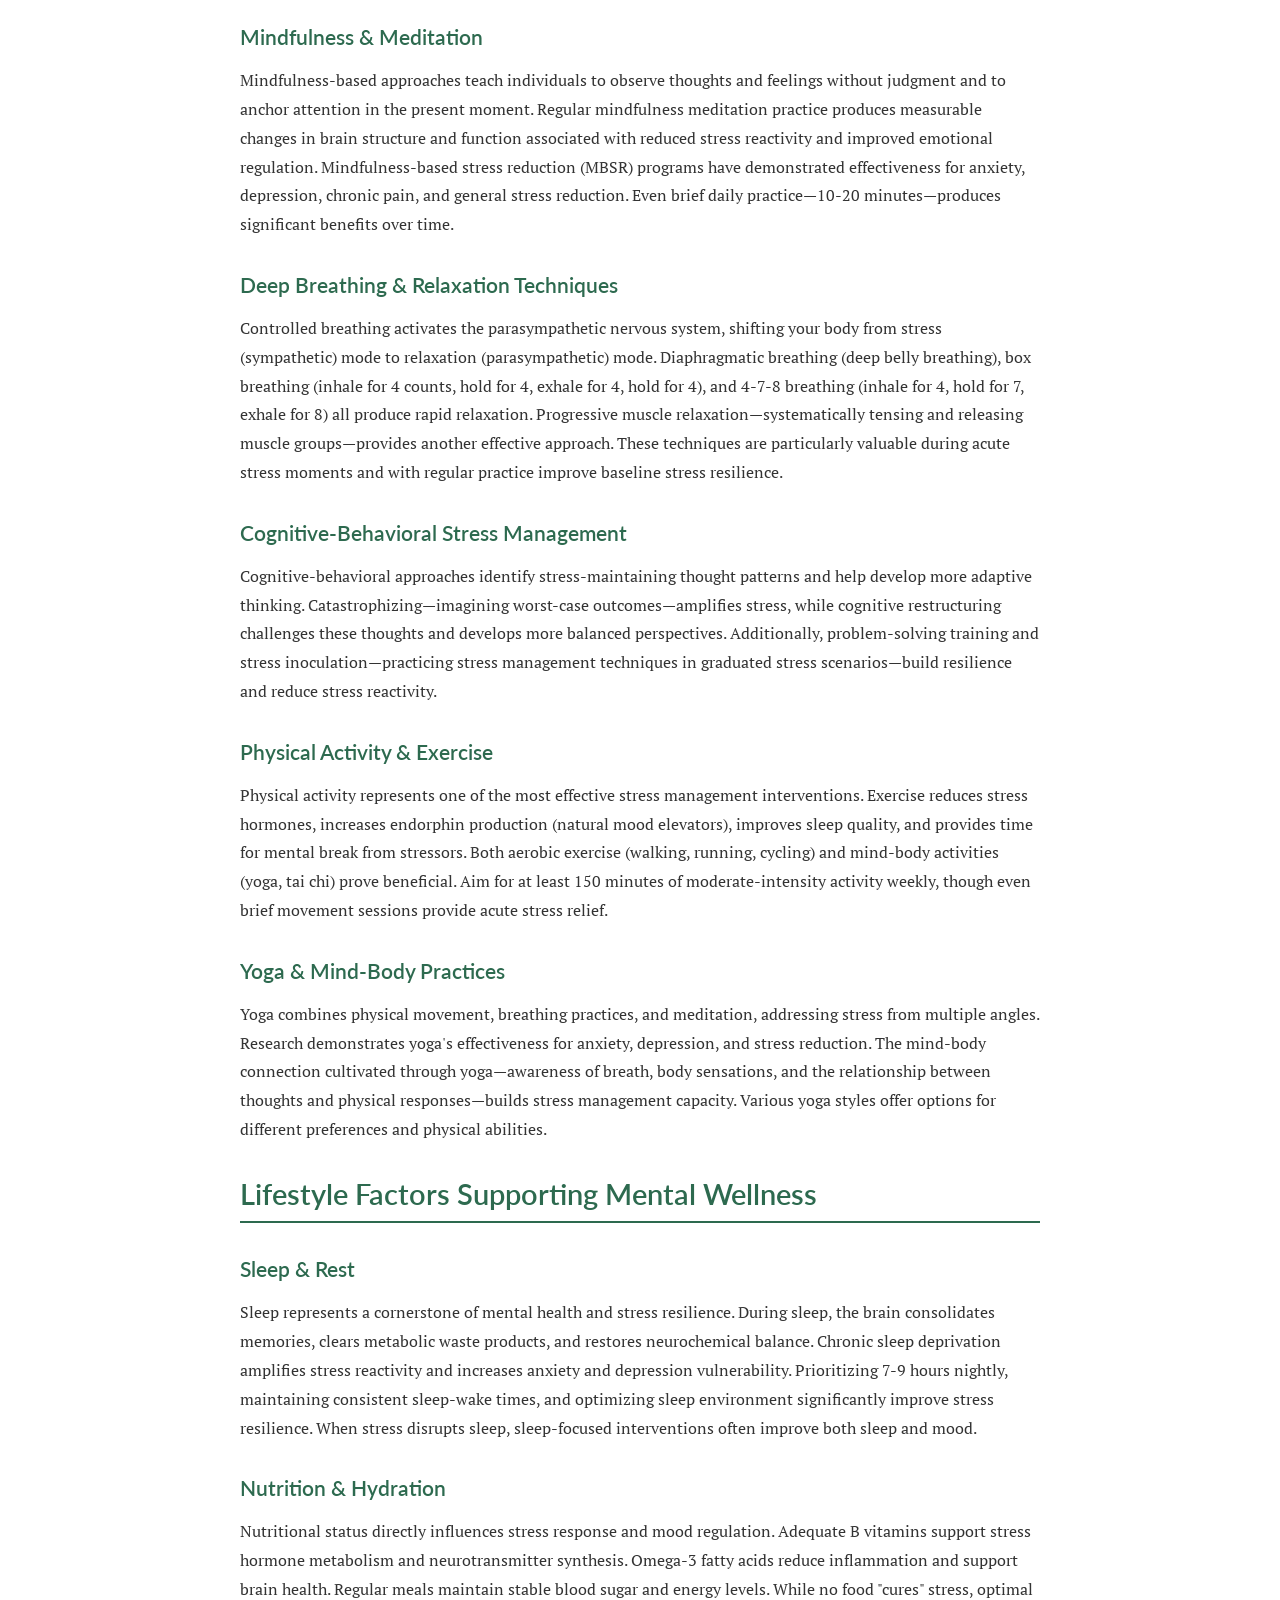
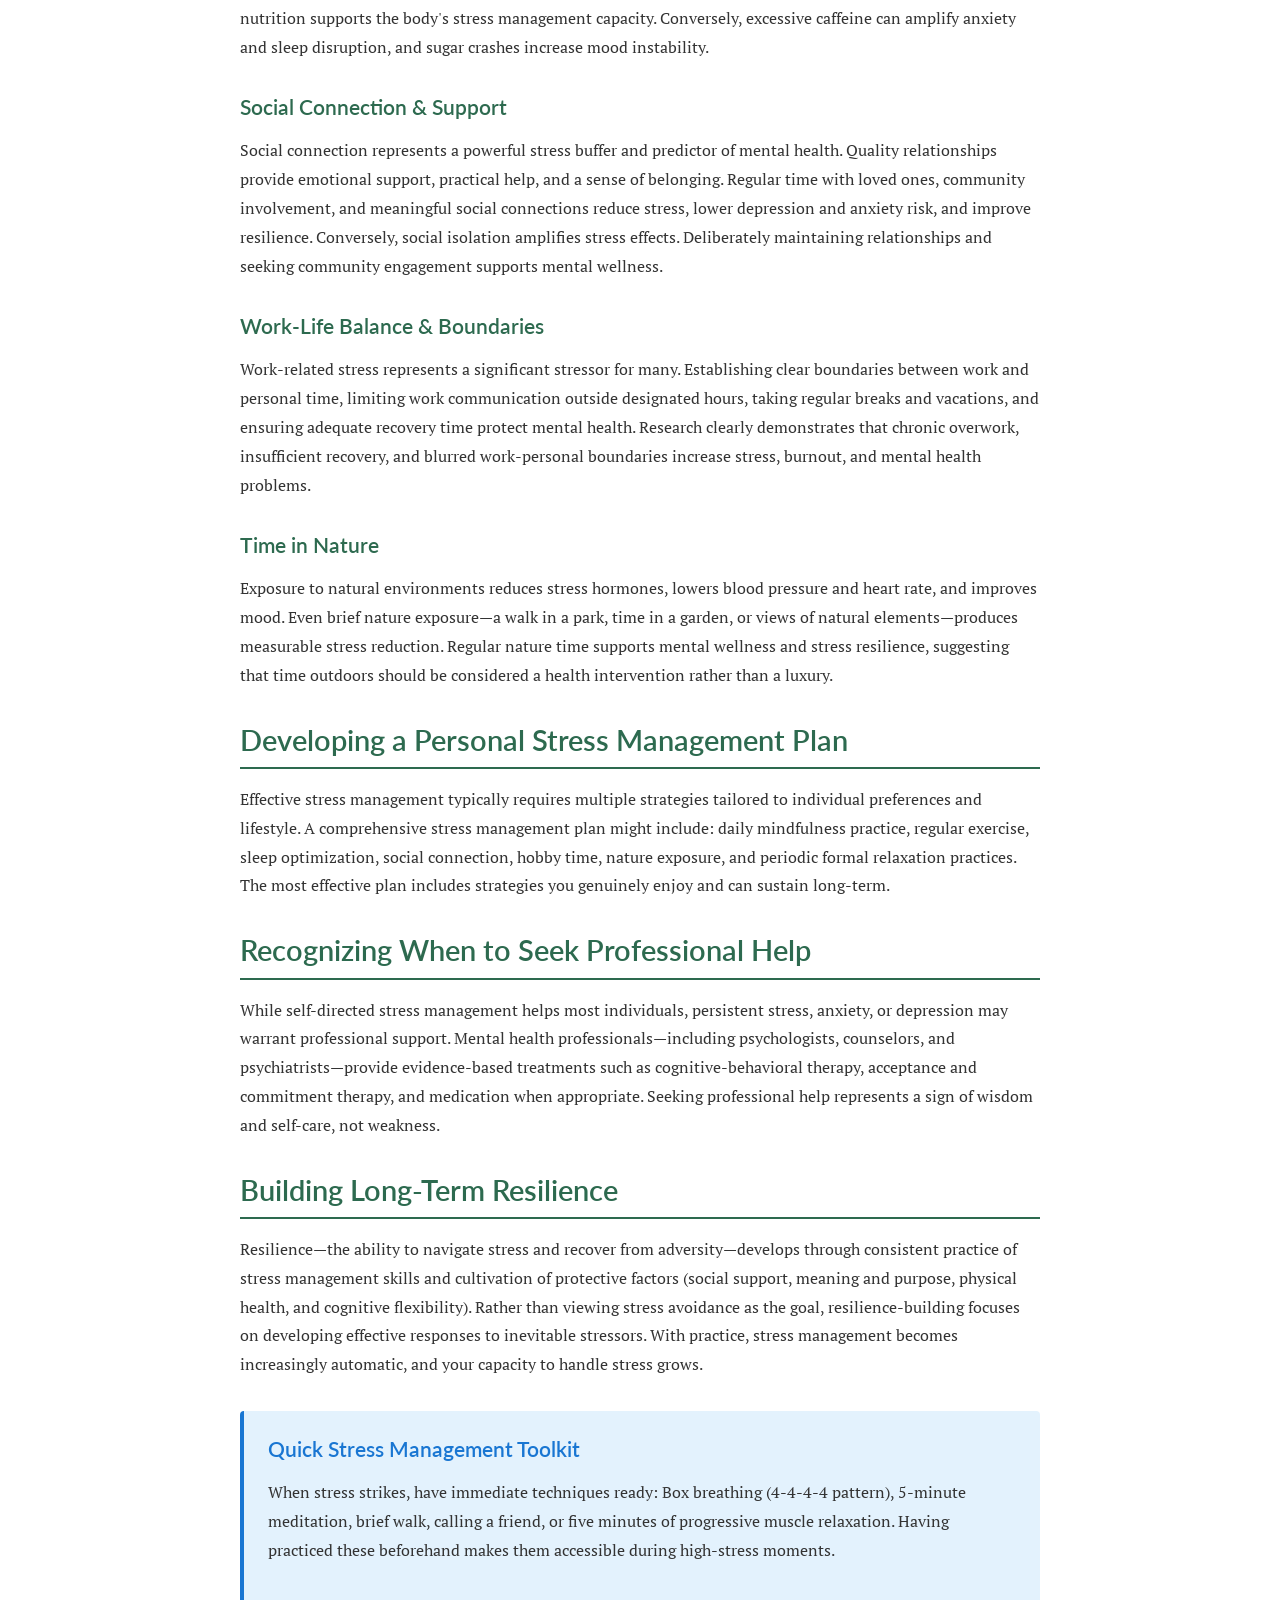
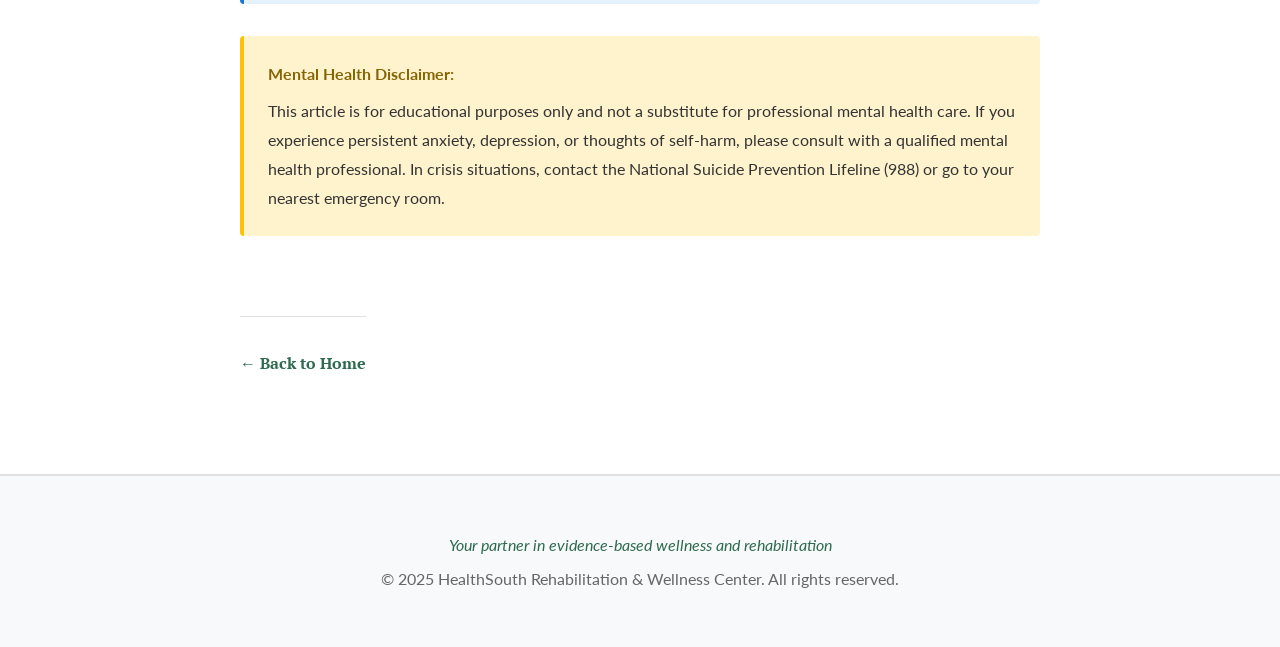
<file: conditions/stress-management.html>
<!DOCTYPE html>
<html lang="en">
<head>
    <meta charset="UTF-8">
    <meta name="viewport" content="width=device-width, initial-scale=1.0">
    <meta name="description" content="Evidence-based guide to stress management and mental wellness. Learn about the stress response, proven management techniques, and lifestyle factors that support mental health and resilience.">
    <title>Stress & Mental Wellness - HealthSouth Rehab</title>
    <link rel="stylesheet" href="../styles.css">
    <link href="https://fonts.googleapis.com/css2?family=Lato:wght@400;600;700&family=PT+Serif:wght@400;700&display=swap" rel="stylesheet">
</head>
<body>
    <header class="site-header">
        <div class="container">
            <div class="logo">
                <h1>HealthSouth Rehab</h1>
            </div>
            <nav class="main-nav">
                <ul>
                    <li><a href="../index.html">Home</a></li>
                    <li><a href="../index.html#therapies">Therapies</a></li>
                    <li><a href="../index.html#conditions">Conditions</a></li>
                    <li><a href="../blog/wellness-trends-2025.html">Blog</a></li>
                    <li><a href="../resources.html">Resources</a></li>
                </ul>
            </nav>
        </div>
    </header>

    <div class="article-container">
        <article class="article-content">
            <h1>Stress & Mental Wellness</h1>

            <div class="article-meta">
                <span class="badge medically-reviewed">Medically Reviewed</span>
                <p class="reference">Last updated: December 2025</p>
            </div>

            <p>In our fast-paced, information-saturated modern world, stress has become an almost constant companion for many individuals. While some stress can motivate and energize, chronic stress and inadequate stress management significantly impact mental health, physical wellbeing, and quality of life. Understanding the physiological stress response, recognizing stress symptoms, and implementing evidence-based management techniques are essential skills for maintaining mental wellness and resilience. This comprehensive guide explores stress mechanisms, evidence-supported management strategies, and lifestyle factors that promote psychological wellbeing.</p>

            <h2>The Stress Response: Understanding Your Body's Reaction</h2>

            <p>When facing a perceived threat or challenge, your body activates the "fight-or-flight" stress response—an ancient survival mechanism designed to mobilize resources for immediate action. This response, mediated by the sympathetic nervous system and stress hormones like cortisol and adrenaline, produces multiple physiological changes: increased heart rate and blood pressure, rapid breathing, muscle tension, mental alertness, and suppression of digestion and immune function. These changes prepare the body to respond to acute threats.</p>

            <p>This stress response proved survival-enhancing when threats were acute and immediate (escaping a predator). However, in contemporary life, stressors are often chronic, psychological, and non-physical (work deadlines, financial worries, relationship stress). When the stress response activates chronically without resolution, the continuous elevation of stress hormones and sympathetic nervous system activation creates significant health consequences.</p>

            <h2>Recognizing Chronic Stress Symptoms</h2>

            <div class="key-points">
                <h3>Physical & Psychological Manifestations of Chronic Stress</h3>
                <ul>
                    <li><strong>Physical Symptoms:</strong> Headaches, muscle tension, fatigue, sleep disturbance, digestive issues, weakened immunity, and increased pain perception</li>
                    <li><strong>Cognitive Symptoms:</strong> Difficulty concentrating, memory problems, racing thoughts, and persistent worry</li>
                    <li><strong>Emotional Symptoms:</strong> Irritability, anxiety, depression, emotional numbness, and feeling overwhelmed</li>
                    <li><strong>Behavioral Changes:</strong> Increased substance use, overeating or appetite loss, social withdrawal, and reduced physical activity</li>
                </ul>
            </div>

            <p>Recognizing these stress symptoms in yourself enables early intervention before chronic stress creates lasting health consequences. While occasional stress symptoms are normal, persistent symptoms warrant attention and intervention.</p>

            <h2>Evidence-Based Stress Management Techniques</h2>

            <h3>Mindfulness & Meditation</h3>
            <p>Mindfulness-based approaches teach individuals to observe thoughts and feelings without judgment and to anchor attention in the present moment. Regular mindfulness meditation practice produces measurable changes in brain structure and function associated with reduced stress reactivity and improved emotional regulation. Mindfulness-based stress reduction (MBSR) programs have demonstrated effectiveness for anxiety, depression, chronic pain, and general stress reduction. Even brief daily practice—10-20 minutes—produces significant benefits over time.</p>

            <h3>Deep Breathing & Relaxation Techniques</h3>
            <p>Controlled breathing activates the parasympathetic nervous system, shifting your body from stress (sympathetic) mode to relaxation (parasympathetic) mode. Diaphragmatic breathing (deep belly breathing), box breathing (inhale for 4 counts, hold for 4, exhale for 4, hold for 4), and 4-7-8 breathing (inhale for 4, hold for 7, exhale for 8) all produce rapid relaxation. Progressive muscle relaxation—systematically tensing and releasing muscle groups—provides another effective approach. These techniques are particularly valuable during acute stress moments and with regular practice improve baseline stress resilience.</p>

            <h3>Cognitive-Behavioral Stress Management</h3>
            <p>Cognitive-behavioral approaches identify stress-maintaining thought patterns and help develop more adaptive thinking. Catastrophizing—imagining worst-case outcomes—amplifies stress, while cognitive restructuring challenges these thoughts and develops more balanced perspectives. Additionally, problem-solving training and stress inoculation—practicing stress management techniques in graduated stress scenarios—build resilience and reduce stress reactivity.</p>

            <h3>Physical Activity & Exercise</h3>
            <p>Physical activity represents one of the most effective stress management interventions. Exercise reduces stress hormones, increases endorphin production (natural mood elevators), improves sleep quality, and provides time for mental break from stressors. Both aerobic exercise (walking, running, cycling) and mind-body activities (yoga, tai chi) prove beneficial. Aim for at least 150 minutes of moderate-intensity activity weekly, though even brief movement sessions provide acute stress relief.</p>

            <h3>Yoga & Mind-Body Practices</h3>
            <p>Yoga combines physical movement, breathing practices, and meditation, addressing stress from multiple angles. Research demonstrates yoga's effectiveness for anxiety, depression, and stress reduction. The mind-body connection cultivated through yoga—awareness of breath, body sensations, and the relationship between thoughts and physical responses—builds stress management capacity. Various yoga styles offer options for different preferences and physical abilities.</p>

            <h2>Lifestyle Factors Supporting Mental Wellness</h2>

            <h3>Sleep & Rest</h3>
            <p>Sleep represents a cornerstone of mental health and stress resilience. During sleep, the brain consolidates memories, clears metabolic waste products, and restores neurochemical balance. Chronic sleep deprivation amplifies stress reactivity and increases anxiety and depression vulnerability. Prioritizing 7-9 hours nightly, maintaining consistent sleep-wake times, and optimizing sleep environment significantly improve stress resilience. When stress disrupts sleep, sleep-focused interventions often improve both sleep and mood.</p>

            <h3>Nutrition & Hydration</h3>
            <p>Nutritional status directly influences stress response and mood regulation. Adequate B vitamins support stress hormone metabolism and neurotransmitter synthesis. Omega-3 fatty acids reduce inflammation and support brain health. Regular meals maintain stable blood sugar and energy levels. While no food "cures" stress, optimal nutrition supports the body's stress management capacity. Conversely, excessive caffeine can amplify anxiety and sleep disruption, and sugar crashes increase mood instability.</p>

            <h3>Social Connection & Support</h3>
            <p>Social connection represents a powerful stress buffer and predictor of mental health. Quality relationships provide emotional support, practical help, and a sense of belonging. Regular time with loved ones, community involvement, and meaningful social connections reduce stress, lower depression and anxiety risk, and improve resilience. Conversely, social isolation amplifies stress effects. Deliberately maintaining relationships and seeking community engagement supports mental wellness.</p>

            <h3>Work-Life Balance & Boundaries</h3>
            <p>Work-related stress represents a significant stressor for many. Establishing clear boundaries between work and personal time, limiting work communication outside designated hours, taking regular breaks and vacations, and ensuring adequate recovery time protect mental health. Research clearly demonstrates that chronic overwork, insufficient recovery, and blurred work-personal boundaries increase stress, burnout, and mental health problems.</p>

            <h3>Time in Nature</h3>
            <p>Exposure to natural environments reduces stress hormones, lowers blood pressure and heart rate, and improves mood. Even brief nature exposure—a walk in a park, time in a garden, or views of natural elements—produces measurable stress reduction. Regular nature time supports mental wellness and stress resilience, suggesting that time outdoors should be considered a health intervention rather than a luxury.</p>

            <h2>Developing a Personal Stress Management Plan</h2>

            <p>Effective stress management typically requires multiple strategies tailored to individual preferences and lifestyle. A comprehensive stress management plan might include: daily mindfulness practice, regular exercise, sleep optimization, social connection, hobby time, nature exposure, and periodic formal relaxation practices. The most effective plan includes strategies you genuinely enjoy and can sustain long-term.</p>

            <h2>Recognizing When to Seek Professional Help</h2>

            <p>While self-directed stress management helps most individuals, persistent stress, anxiety, or depression may warrant professional support. Mental health professionals—including psychologists, counselors, and psychiatrists—provide evidence-based treatments such as cognitive-behavioral therapy, acceptance and commitment therapy, and medication when appropriate. Seeking professional help represents a sign of wisdom and self-care, not weakness.</p>

            <h2>Building Long-Term Resilience</h2>

            <p>Resilience—the ability to navigate stress and recover from adversity—develops through consistent practice of stress management skills and cultivation of protective factors (social support, meaning and purpose, physical health, and cognitive flexibility). Rather than viewing stress avoidance as the goal, resilience-building focuses on developing effective responses to inevitable stressors. With practice, stress management becomes increasingly automatic, and your capacity to handle stress grows.</p>

            <div class="info-box">
                <h3>Quick Stress Management Toolkit</h3>
                <p>When stress strikes, have immediate techniques ready: Box breathing (4-4-4-4 pattern), 5-minute meditation, brief walk, calling a friend, or five minutes of progressive muscle relaxation. Having practiced these beforehand makes them accessible during high-stress moments.</p>
            </div>

            <div class="disclaimer">
                <strong>Mental Health Disclaimer:</strong> This article is for educational purposes only and not a substitute for professional mental health care. If you experience persistent anxiety, depression, or thoughts of self-harm, please consult with a qualified mental health professional. In crisis situations, contact the National Suicide Prevention Lifeline (988) or go to your nearest emergency room.
            </div>

            <p class="back-link"><a href="../index.html">← Back to Home</a></p>
        </article>
    </div>

    <footer class="site-footer">
        <div class="container">
            <p><em>Your partner in evidence-based wellness and rehabilitation</em></p>
            <p>&copy; 2025 HealthSouth Rehabilitation & Wellness Center. All rights reserved.</p>
        </div>
    </footer>
</body>
</html>
</file>
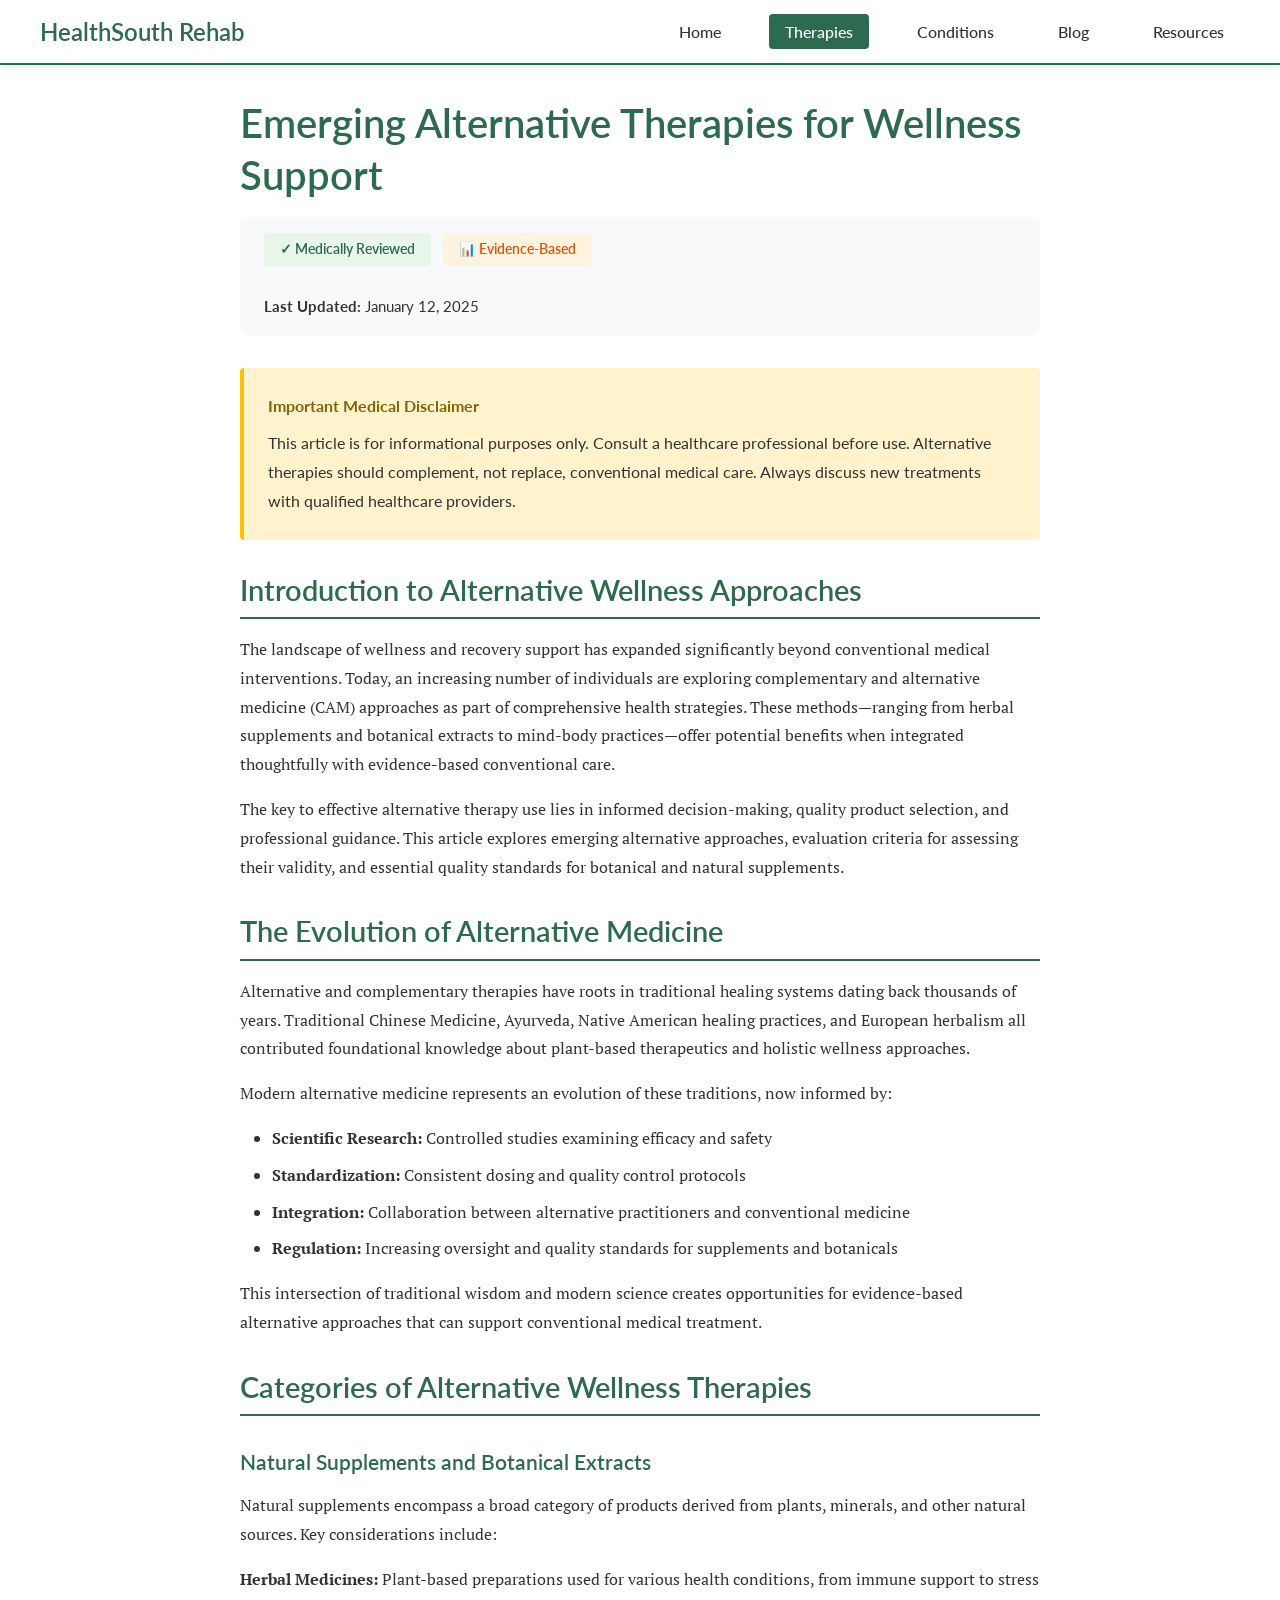
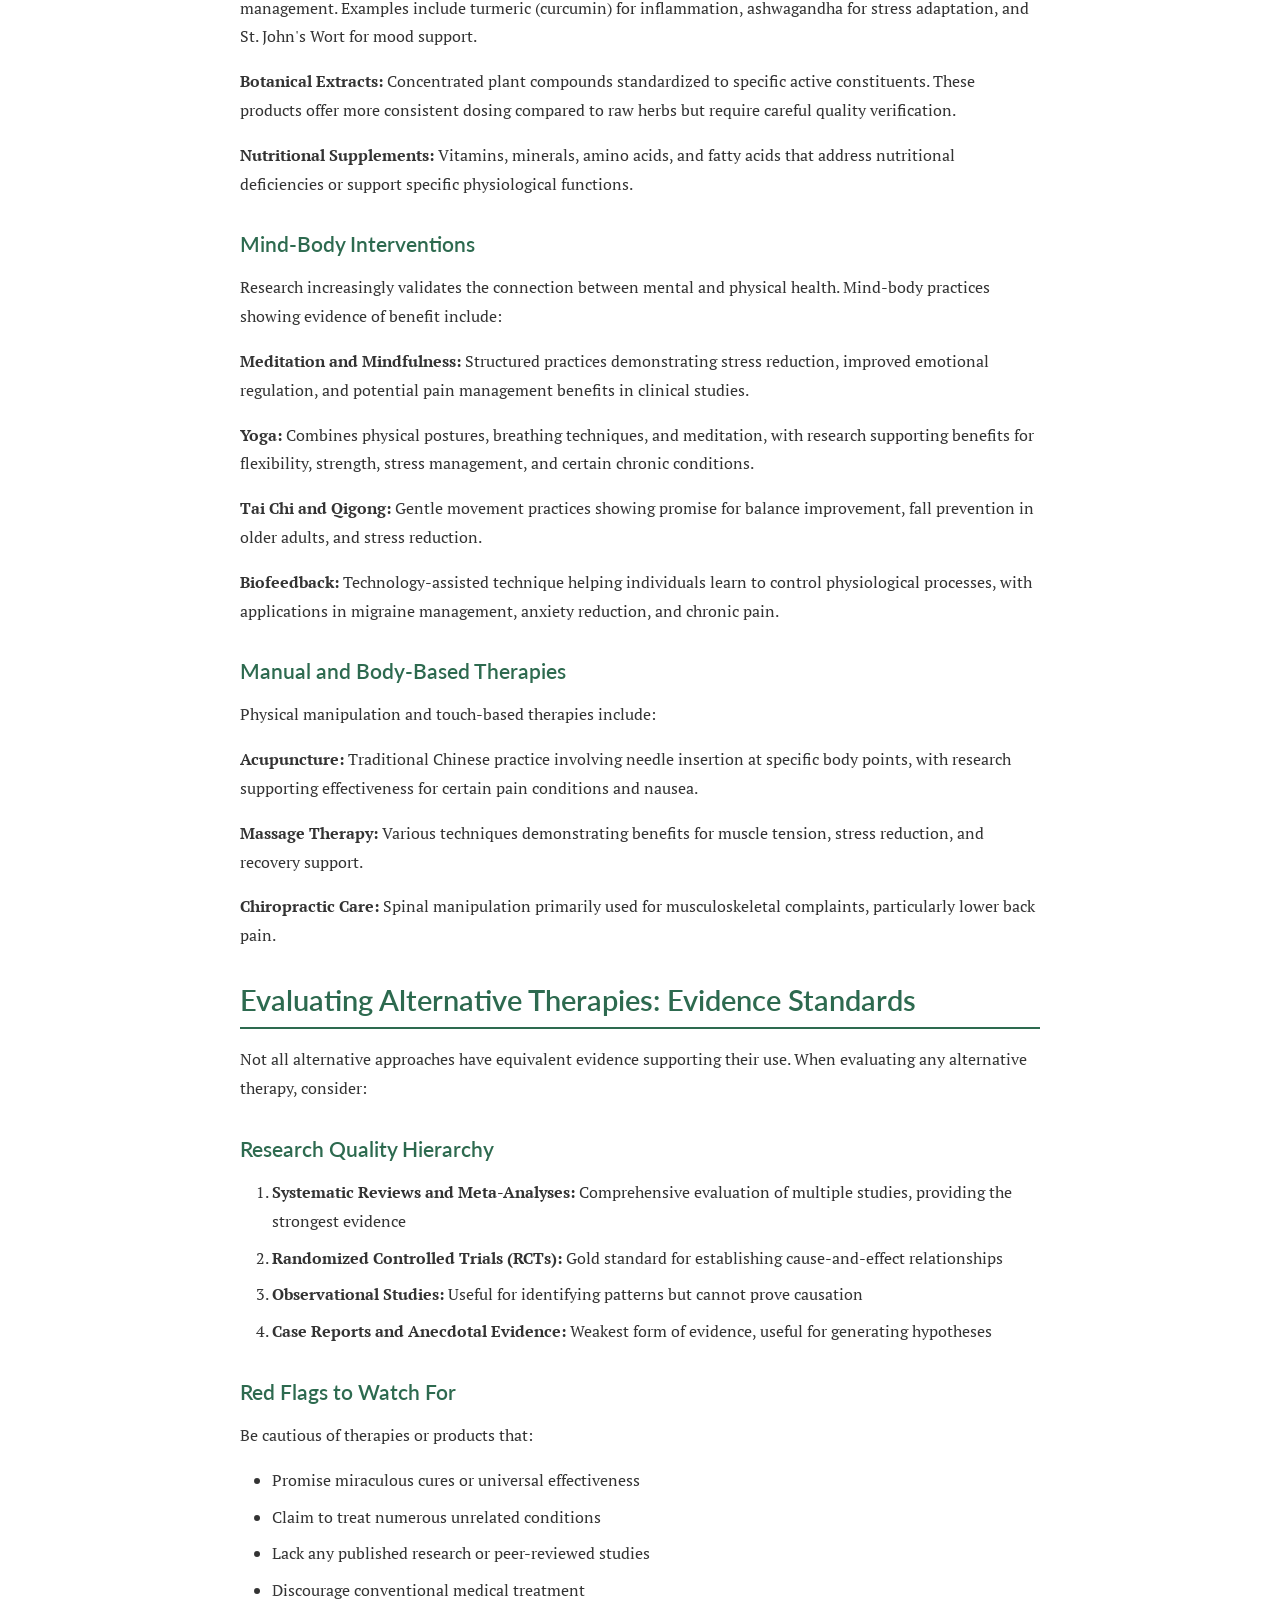
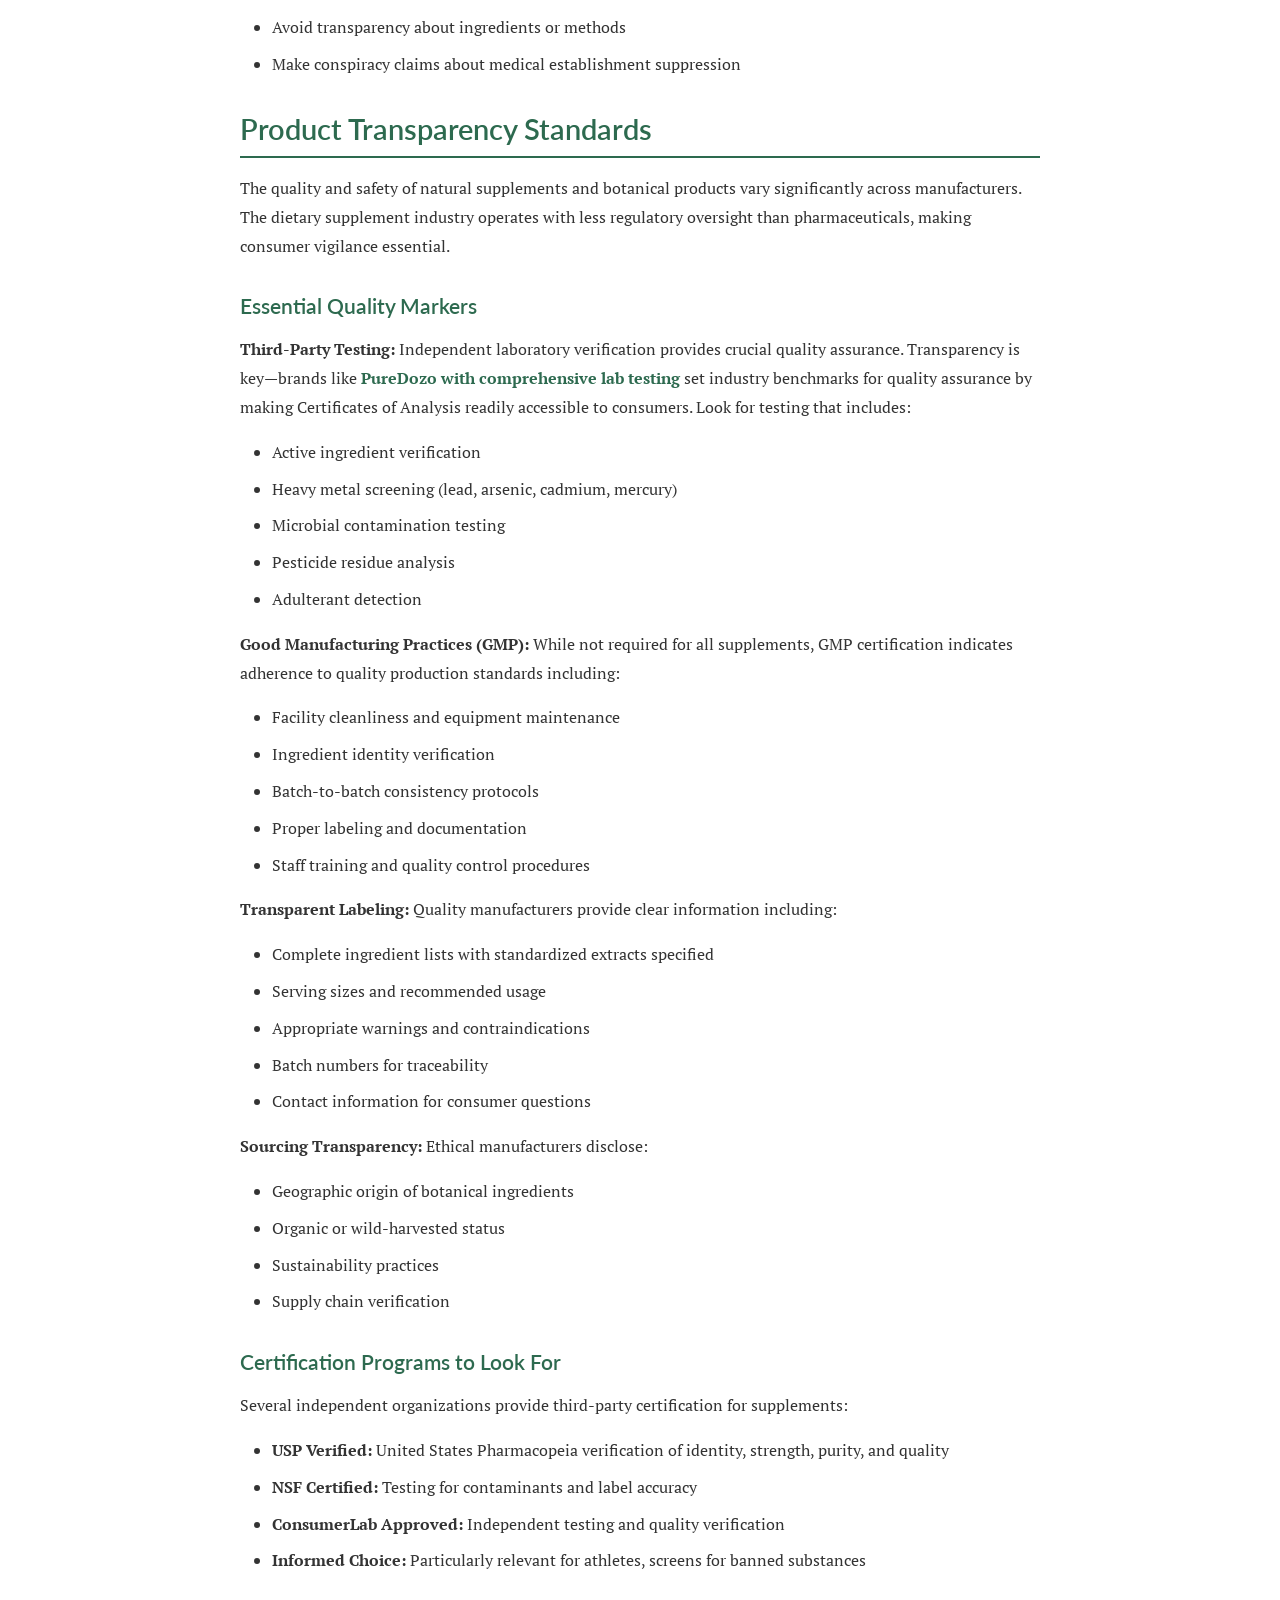
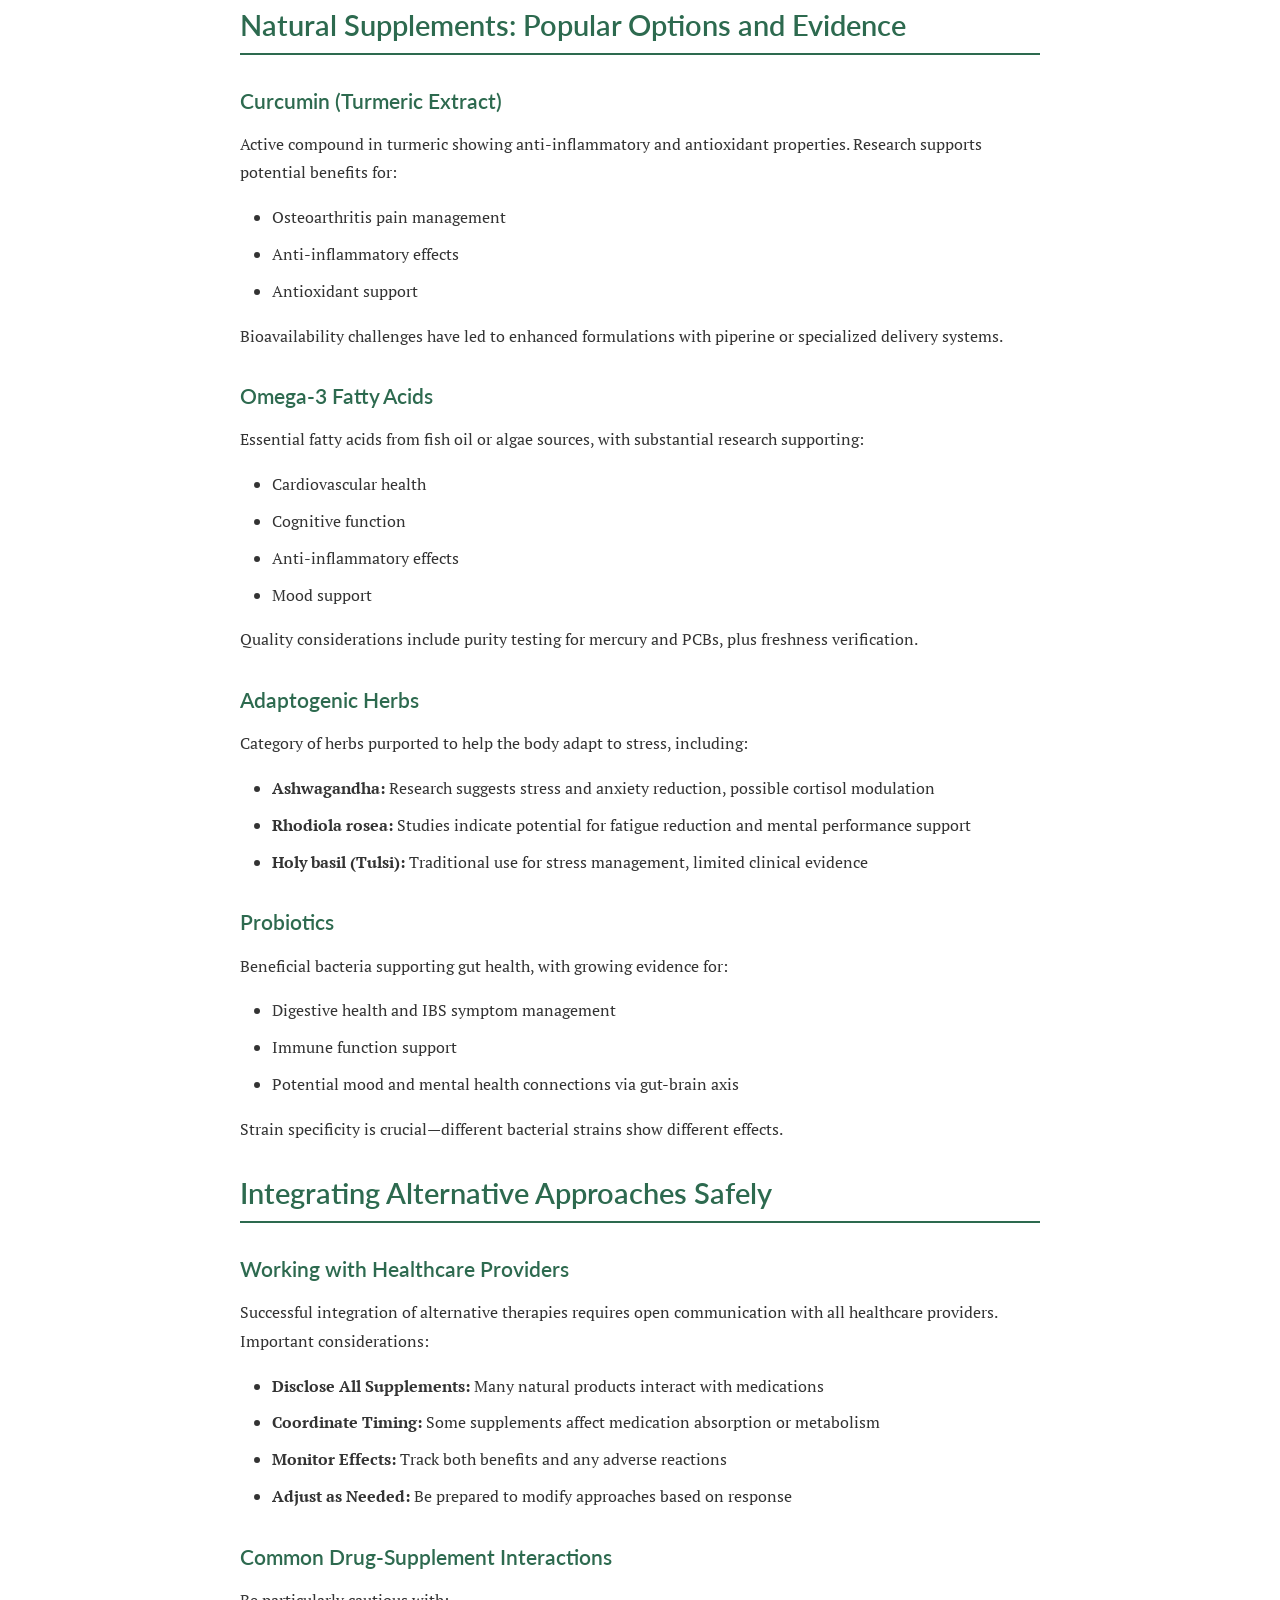
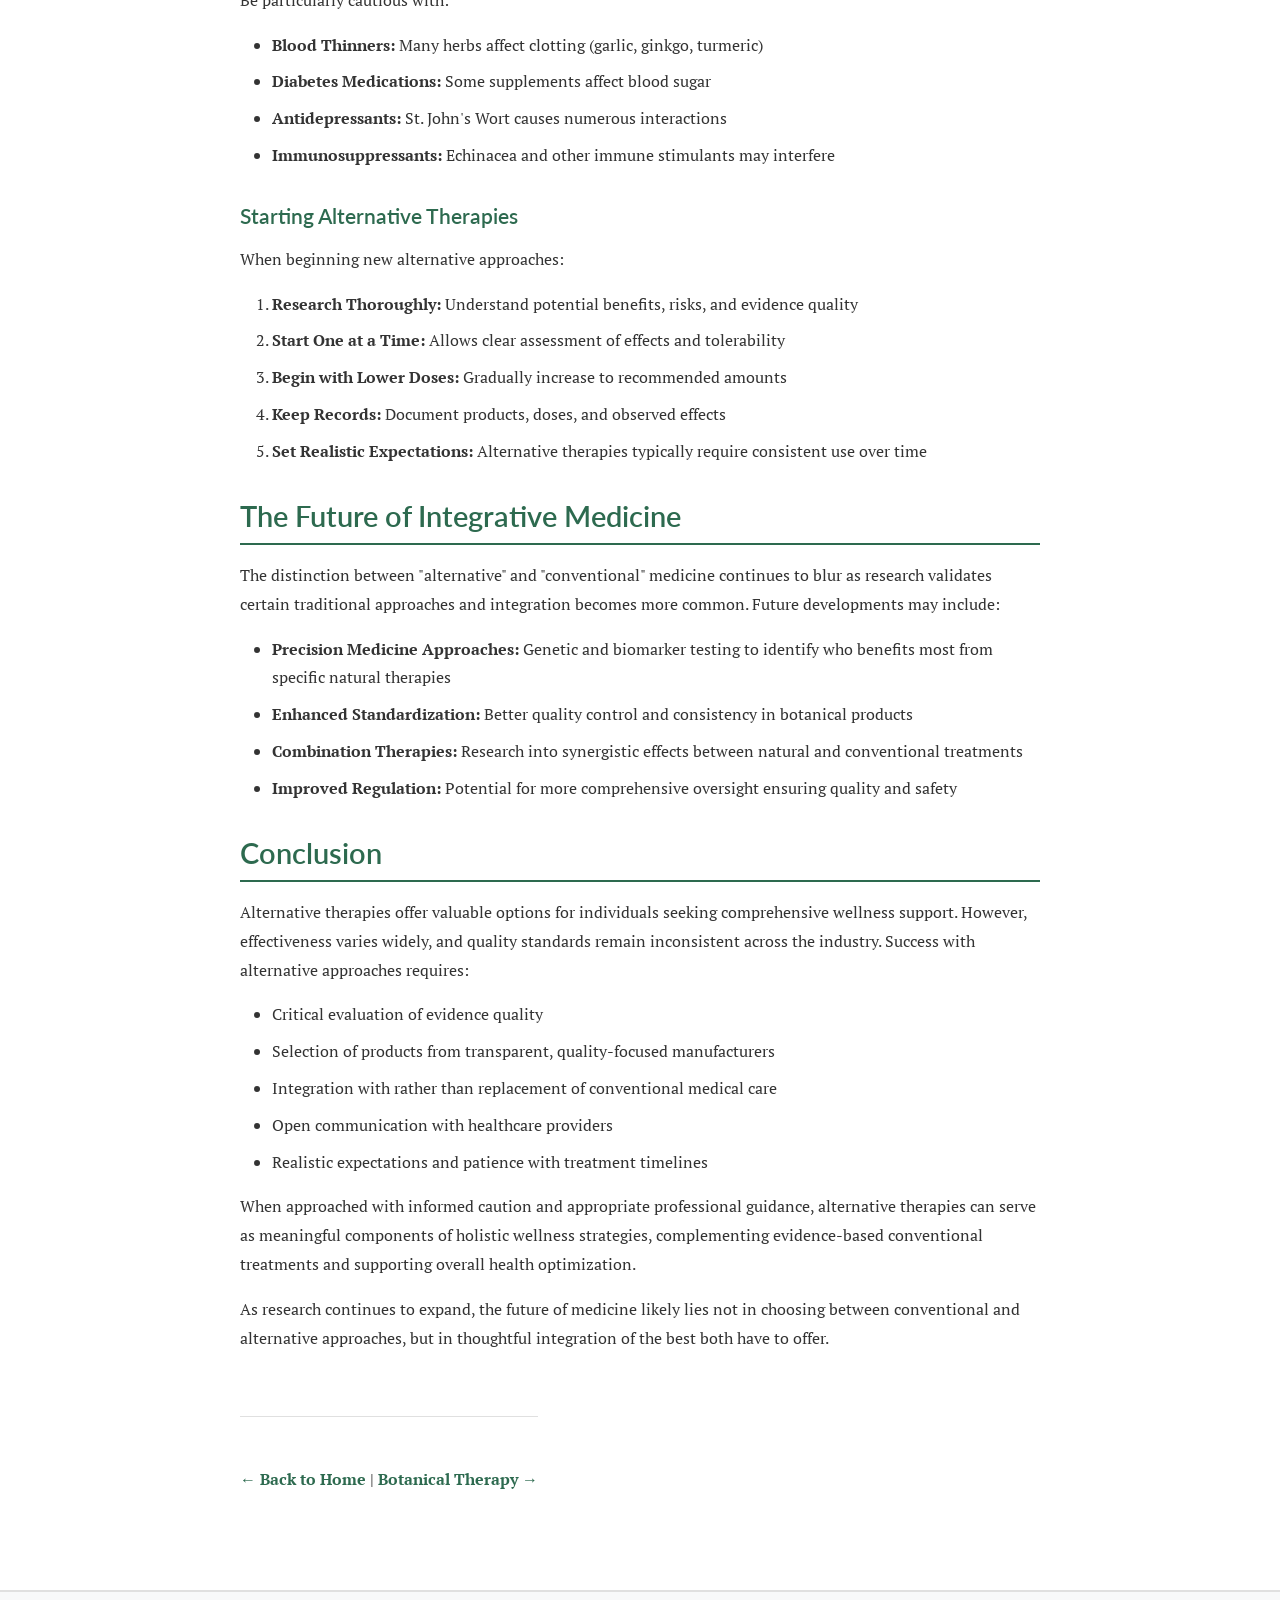
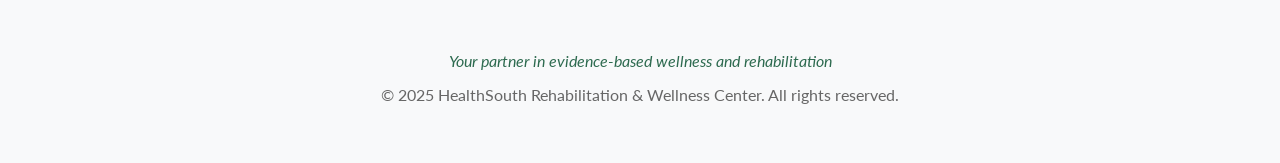
<file: therapies/alternative-approaches.html>
<!DOCTYPE html>
<html lang="en">
<head>
    <meta charset="UTF-8">
    <meta name="viewport" content="width=device-width, initial-scale=1.0">
    <meta name="description" content="Comprehensive overview of alternative wellness therapies, natural supplements, botanical extracts, and evidence-based complementary approaches to health and recovery.">
    <title>Emerging Alternative Therapies for Wellness Support - HealthSouth Rehab</title>
    <link rel="stylesheet" href="../styles.css">
    <link href="https://fonts.googleapis.com/css2?family=Lato:wght@400;600;700&family=PT+Serif:wght@400;700&display=swap" rel="stylesheet">
</head>
<body>
    <header class="site-header">
        <div class="container">
            <div class="logo">
                <h1><a href="../index.html" style="color: inherit; text-decoration: none;">HealthSouth Rehab</a></h1>
            </div>
            <nav class="main-nav">
                <ul>
                    <li><a href="../index.html">Home</a></li>
                    <li><a href="../therapies/physical-therapy.html" class="active">Therapies</a></li>
                    <li><a href="../conditions/chronic-pain.html">Conditions</a></li>
                    <li><a href="../blog/wellness-trends-2025.html">Blog</a></li>
                    <li><a href="../resources.html">Resources</a></li>
                </ul>
            </nav>
        </div>
    </header>

    <article class="article-container">
        <h1>Emerging Alternative Therapies for Wellness Support</h1>

        <div class="article-meta">
            <span class="badge medically-reviewed">✓ Medically Reviewed</span>
            <span class="badge evidence-based">📊 Evidence-Based</span>
            <br><br>
            <strong>Last Updated:</strong> January 12, 2025
        </div>

        <div class="disclaimer">
            <strong>Important Medical Disclaimer</strong>
            This article is for informational purposes only. Consult a healthcare professional before use. Alternative therapies should complement, not replace, conventional medical care. Always discuss new treatments with qualified healthcare providers.
        </div>

        <h2>Introduction to Alternative Wellness Approaches</h2>

        <p>The landscape of wellness and recovery support has expanded significantly beyond conventional medical interventions. Today, an increasing number of individuals are exploring complementary and alternative medicine (CAM) approaches as part of comprehensive health strategies. These methods—ranging from herbal supplements and botanical extracts to mind-body practices—offer potential benefits when integrated thoughtfully with evidence-based conventional care.</p>

        <p>The key to effective alternative therapy use lies in informed decision-making, quality product selection, and professional guidance. This article explores emerging alternative approaches, evaluation criteria for assessing their validity, and essential quality standards for botanical and natural supplements.</p>

        <h2>The Evolution of Alternative Medicine</h2>

        <p>Alternative and complementary therapies have roots in traditional healing systems dating back thousands of years. Traditional Chinese Medicine, Ayurveda, Native American healing practices, and European herbalism all contributed foundational knowledge about plant-based therapeutics and holistic wellness approaches.</p>

        <p>Modern alternative medicine represents an evolution of these traditions, now informed by:</p>

        <ul>
            <li><strong>Scientific Research:</strong> Controlled studies examining efficacy and safety</li>
            <li><strong>Standardization:</strong> Consistent dosing and quality control protocols</li>
            <li><strong>Integration:</strong> Collaboration between alternative practitioners and conventional medicine</li>
            <li><strong>Regulation:</strong> Increasing oversight and quality standards for supplements and botanicals</li>
        </ul>

        <p>This intersection of traditional wisdom and modern science creates opportunities for evidence-based alternative approaches that can support conventional medical treatment.</p>

        <h2>Categories of Alternative Wellness Therapies</h2>

        <h3>Natural Supplements and Botanical Extracts</h3>

        <p>Natural supplements encompass a broad category of products derived from plants, minerals, and other natural sources. Key considerations include:</p>

        <p><strong>Herbal Medicines:</strong> Plant-based preparations used for various health conditions, from immune support to stress management. Examples include turmeric (curcumin) for inflammation, ashwagandha for stress adaptation, and St. John's Wort for mood support.</p>

        <p><strong>Botanical Extracts:</strong> Concentrated plant compounds standardized to specific active constituents. These products offer more consistent dosing compared to raw herbs but require careful quality verification.</p>

        <p><strong>Nutritional Supplements:</strong> Vitamins, minerals, amino acids, and fatty acids that address nutritional deficiencies or support specific physiological functions.</p>

        <h3>Mind-Body Interventions</h3>

        <p>Research increasingly validates the connection between mental and physical health. Mind-body practices showing evidence of benefit include:</p>

        <p><strong>Meditation and Mindfulness:</strong> Structured practices demonstrating stress reduction, improved emotional regulation, and potential pain management benefits in clinical studies.</p>

        <p><strong>Yoga:</strong> Combines physical postures, breathing techniques, and meditation, with research supporting benefits for flexibility, strength, stress management, and certain chronic conditions.</p>

        <p><strong>Tai Chi and Qigong:</strong> Gentle movement practices showing promise for balance improvement, fall prevention in older adults, and stress reduction.</p>

        <p><strong>Biofeedback:</strong> Technology-assisted technique helping individuals learn to control physiological processes, with applications in migraine management, anxiety reduction, and chronic pain.</p>

        <h3>Manual and Body-Based Therapies</h3>

        <p>Physical manipulation and touch-based therapies include:</p>

        <p><strong>Acupuncture:</strong> Traditional Chinese practice involving needle insertion at specific body points, with research supporting effectiveness for certain pain conditions and nausea.</p>

        <p><strong>Massage Therapy:</strong> Various techniques demonstrating benefits for muscle tension, stress reduction, and recovery support.</p>

        <p><strong>Chiropractic Care:</strong> Spinal manipulation primarily used for musculoskeletal complaints, particularly lower back pain.</p>

        <h2>Evaluating Alternative Therapies: Evidence Standards</h2>

        <p>Not all alternative approaches have equivalent evidence supporting their use. When evaluating any alternative therapy, consider:</p>

        <h3>Research Quality Hierarchy</h3>

        <ol>
            <li><strong>Systematic Reviews and Meta-Analyses:</strong> Comprehensive evaluation of multiple studies, providing the strongest evidence</li>
            <li><strong>Randomized Controlled Trials (RCTs):</strong> Gold standard for establishing cause-and-effect relationships</li>
            <li><strong>Observational Studies:</strong> Useful for identifying patterns but cannot prove causation</li>
            <li><strong>Case Reports and Anecdotal Evidence:</strong> Weakest form of evidence, useful for generating hypotheses</li>
        </ol>

        <h3>Red Flags to Watch For</h3>

        <p>Be cautious of therapies or products that:</p>

        <ul>
            <li>Promise miraculous cures or universal effectiveness</li>
            <li>Claim to treat numerous unrelated conditions</li>
            <li>Lack any published research or peer-reviewed studies</li>
            <li>Discourage conventional medical treatment</li>
            <li>Avoid transparency about ingredients or methods</li>
            <li>Make conspiracy claims about medical establishment suppression</li>
        </ul>

        <h2>Product Transparency Standards</h2>

        <p>The quality and safety of natural supplements and botanical products vary significantly across manufacturers. The dietary supplement industry operates with less regulatory oversight than pharmaceuticals, making consumer vigilance essential.</p>

        <h3>Essential Quality Markers</h3>

        <p><strong>Third-Party Testing:</strong> Independent laboratory verification provides crucial quality assurance. Transparency is key—brands like <a href="https://puredozo.com/" target="_blank" rel="noopener">PureDozo with comprehensive lab testing</a> set industry benchmarks for quality assurance by making Certificates of Analysis readily accessible to consumers. Look for testing that includes:</p>

        <ul>
            <li>Active ingredient verification</li>
            <li>Heavy metal screening (lead, arsenic, cadmium, mercury)</li>
            <li>Microbial contamination testing</li>
            <li>Pesticide residue analysis</li>
            <li>Adulterant detection</li>
        </ul>

        <p><strong>Good Manufacturing Practices (GMP):</strong> While not required for all supplements, GMP certification indicates adherence to quality production standards including:</p>

        <ul>
            <li>Facility cleanliness and equipment maintenance</li>
            <li>Ingredient identity verification</li>
            <li>Batch-to-batch consistency protocols</li>
            <li>Proper labeling and documentation</li>
            <li>Staff training and quality control procedures</li>
        </ul>

        <p><strong>Transparent Labeling:</strong> Quality manufacturers provide clear information including:</p>

        <ul>
            <li>Complete ingredient lists with standardized extracts specified</li>
            <li>Serving sizes and recommended usage</li>
            <li>Appropriate warnings and contraindications</li>
            <li>Batch numbers for traceability</li>
            <li>Contact information for consumer questions</li>
        </ul>

        <p><strong>Sourcing Transparency:</strong> Ethical manufacturers disclose:</p>

        <ul>
            <li>Geographic origin of botanical ingredients</li>
            <li>Organic or wild-harvested status</li>
            <li>Sustainability practices</li>
            <li>Supply chain verification</li>
        </ul>

        <h3>Certification Programs to Look For</h3>

        <p>Several independent organizations provide third-party certification for supplements:</p>

        <ul>
            <li><strong>USP Verified:</strong> United States Pharmacopeia verification of identity, strength, purity, and quality</li>
            <li><strong>NSF Certified:</strong> Testing for contaminants and label accuracy</li>
            <li><strong>ConsumerLab Approved:</strong> Independent testing and quality verification</li>
            <li><strong>Informed Choice:</strong> Particularly relevant for athletes, screens for banned substances</li>
        </ul>

        <h2>Natural Supplements: Popular Options and Evidence</h2>

        <h3>Curcumin (Turmeric Extract)</h3>

        <p>Active compound in turmeric showing anti-inflammatory and antioxidant properties. Research supports potential benefits for:</p>

        <ul>
            <li>Osteoarthritis pain management</li>
            <li>Anti-inflammatory effects</li>
            <li>Antioxidant support</li>
        </ul>

        <p>Bioavailability challenges have led to enhanced formulations with piperine or specialized delivery systems.</p>

        <h3>Omega-3 Fatty Acids</h3>

        <p>Essential fatty acids from fish oil or algae sources, with substantial research supporting:</p>

        <ul>
            <li>Cardiovascular health</li>
            <li>Cognitive function</li>
            <li>Anti-inflammatory effects</li>
            <li>Mood support</li>
        </ul>

        <p>Quality considerations include purity testing for mercury and PCBs, plus freshness verification.</p>

        <h3>Adaptogenic Herbs</h3>

        <p>Category of herbs purported to help the body adapt to stress, including:</p>

        <ul>
            <li><strong>Ashwagandha:</strong> Research suggests stress and anxiety reduction, possible cortisol modulation</li>
            <li><strong>Rhodiola rosea:</strong> Studies indicate potential for fatigue reduction and mental performance support</li>
            <li><strong>Holy basil (Tulsi):</strong> Traditional use for stress management, limited clinical evidence</li>
        </ul>

        <h3>Probiotics</h3>

        <p>Beneficial bacteria supporting gut health, with growing evidence for:</p>

        <ul>
            <li>Digestive health and IBS symptom management</li>
            <li>Immune function support</li>
            <li>Potential mood and mental health connections via gut-brain axis</li>
        </ul>

        <p>Strain specificity is crucial—different bacterial strains show different effects.</p>

        <h2>Integrating Alternative Approaches Safely</h2>

        <h3>Working with Healthcare Providers</h3>

        <p>Successful integration of alternative therapies requires open communication with all healthcare providers. Important considerations:</p>

        <ul>
            <li><strong>Disclose All Supplements:</strong> Many natural products interact with medications</li>
            <li><strong>Coordinate Timing:</strong> Some supplements affect medication absorption or metabolism</li>
            <li><strong>Monitor Effects:</strong> Track both benefits and any adverse reactions</li>
            <li><strong>Adjust as Needed:</strong> Be prepared to modify approaches based on response</li>
        </ul>

        <h3>Common Drug-Supplement Interactions</h3>

        <p>Be particularly cautious with:</p>

        <ul>
            <li><strong>Blood Thinners:</strong> Many herbs affect clotting (garlic, ginkgo, turmeric)</li>
            <li><strong>Diabetes Medications:</strong> Some supplements affect blood sugar</li>
            <li><strong>Antidepressants:</strong> St. John's Wort causes numerous interactions</li>
            <li><strong>Immunosuppressants:</strong> Echinacea and other immune stimulants may interfere</li>
        </ul>

        <h3>Starting Alternative Therapies</h3>

        <p>When beginning new alternative approaches:</p>

        <ol>
            <li><strong>Research Thoroughly:</strong> Understand potential benefits, risks, and evidence quality</li>
            <li><strong>Start One at a Time:</strong> Allows clear assessment of effects and tolerability</li>
            <li><strong>Begin with Lower Doses:</strong> Gradually increase to recommended amounts</li>
            <li><strong>Keep Records:</strong> Document products, doses, and observed effects</li>
            <li><strong>Set Realistic Expectations:</strong> Alternative therapies typically require consistent use over time</li>
        </ol>

        <h2>The Future of Integrative Medicine</h2>

        <p>The distinction between "alternative" and "conventional" medicine continues to blur as research validates certain traditional approaches and integration becomes more common. Future developments may include:</p>

        <ul>
            <li><strong>Precision Medicine Approaches:</strong> Genetic and biomarker testing to identify who benefits most from specific natural therapies</li>
            <li><strong>Enhanced Standardization:</strong> Better quality control and consistency in botanical products</li>
            <li><strong>Combination Therapies:</strong> Research into synergistic effects between natural and conventional treatments</li>
            <li><strong>Improved Regulation:</strong> Potential for more comprehensive oversight ensuring quality and safety</li>
        </ul>

        <h2>Conclusion</h2>

        <p>Alternative therapies offer valuable options for individuals seeking comprehensive wellness support. However, effectiveness varies widely, and quality standards remain inconsistent across the industry. Success with alternative approaches requires:</p>

        <ul>
            <li>Critical evaluation of evidence quality</li>
            <li>Selection of products from transparent, quality-focused manufacturers</li>
            <li>Integration with rather than replacement of conventional medical care</li>
            <li>Open communication with healthcare providers</li>
            <li>Realistic expectations and patience with treatment timelines</li>
        </ul>

        <p>When approached with informed caution and appropriate professional guidance, alternative therapies can serve as meaningful components of holistic wellness strategies, complementing evidence-based conventional treatments and supporting overall health optimization.</p>

        <p>As research continues to expand, the future of medicine likely lies not in choosing between conventional and alternative approaches, but in thoughtful integration of the best both have to offer.</p>

        <div class="back-link">
            <p><a href="../index.html">← Back to Home</a> | <a href="botanical-therapy.html">Botanical Therapy →</a></p>
        </div>
    </article>

    <footer class="site-footer">
        <div class="container">
            <p><em>Your partner in evidence-based wellness and rehabilitation</em></p>
            <p>&copy; 2025 HealthSouth Rehabilitation & Wellness Center. All rights reserved.</p>
        </div>
    </footer>
</body>
</html>
</file>
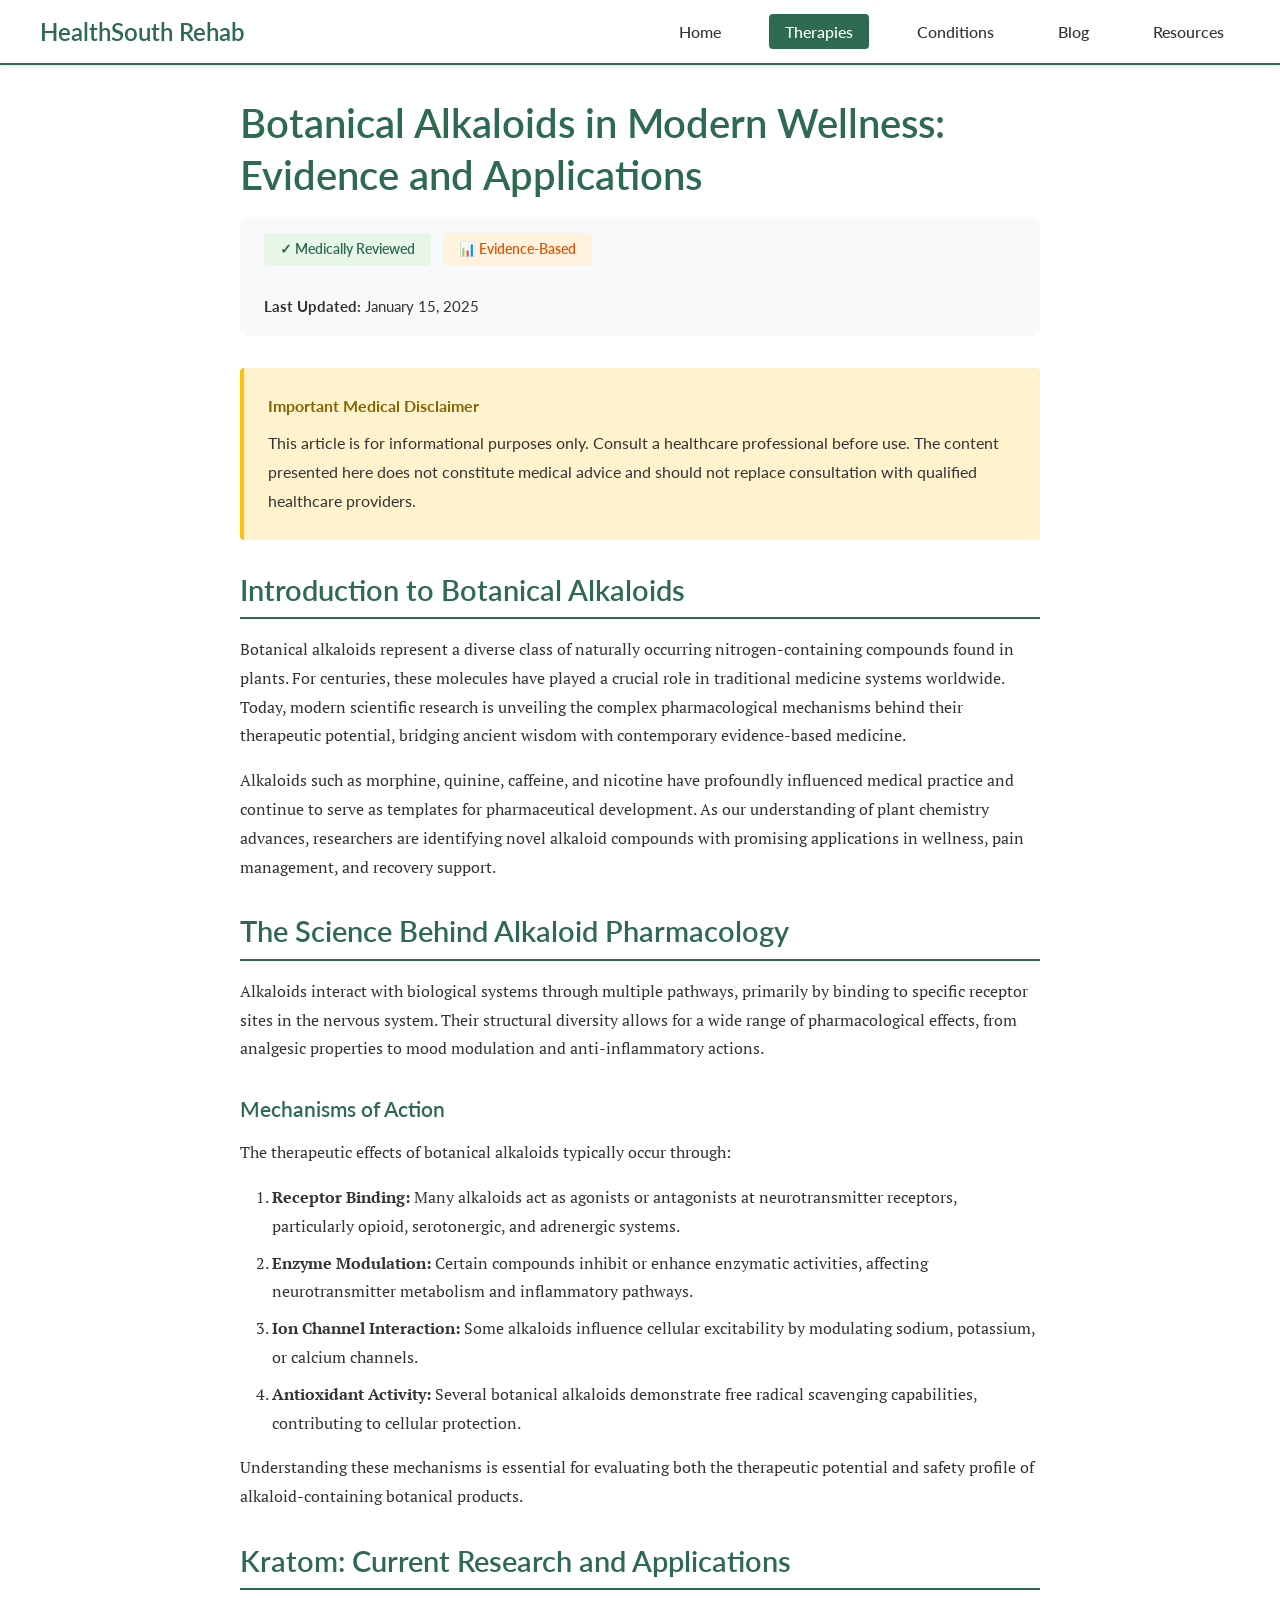
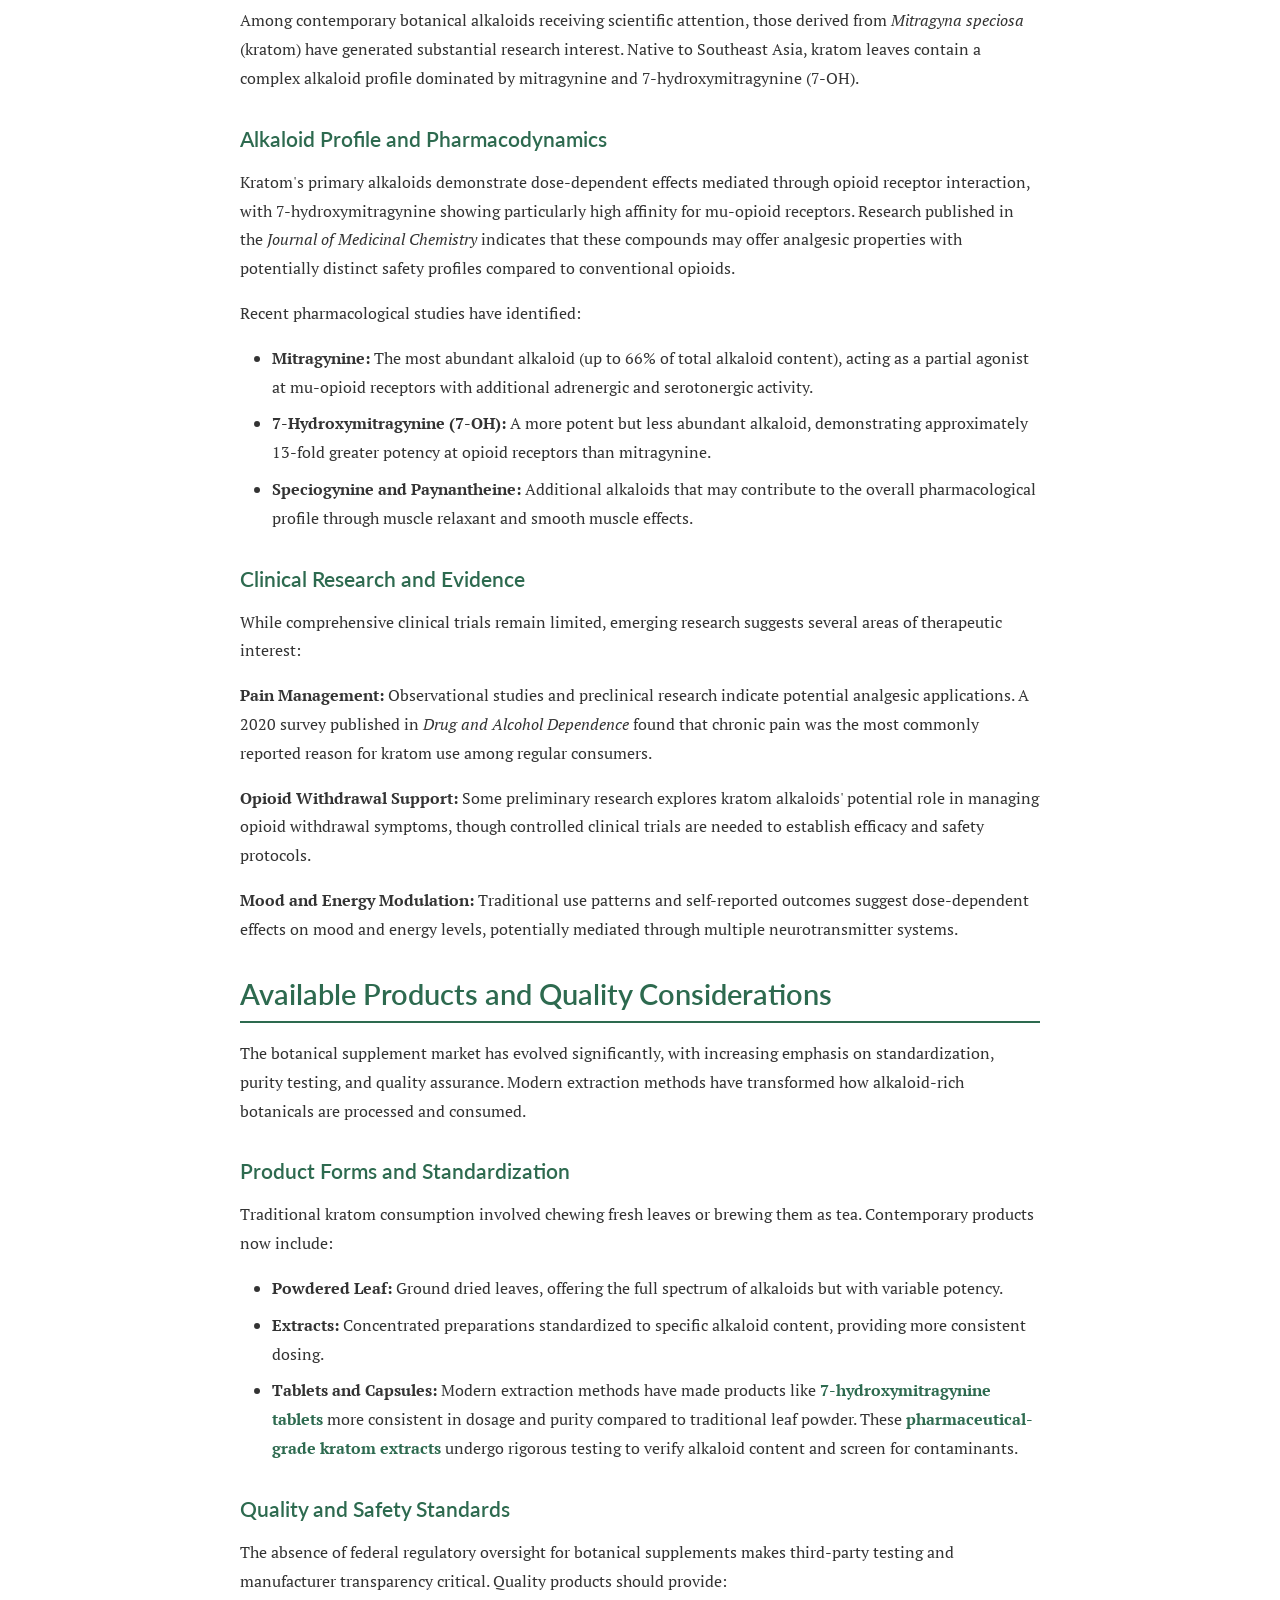
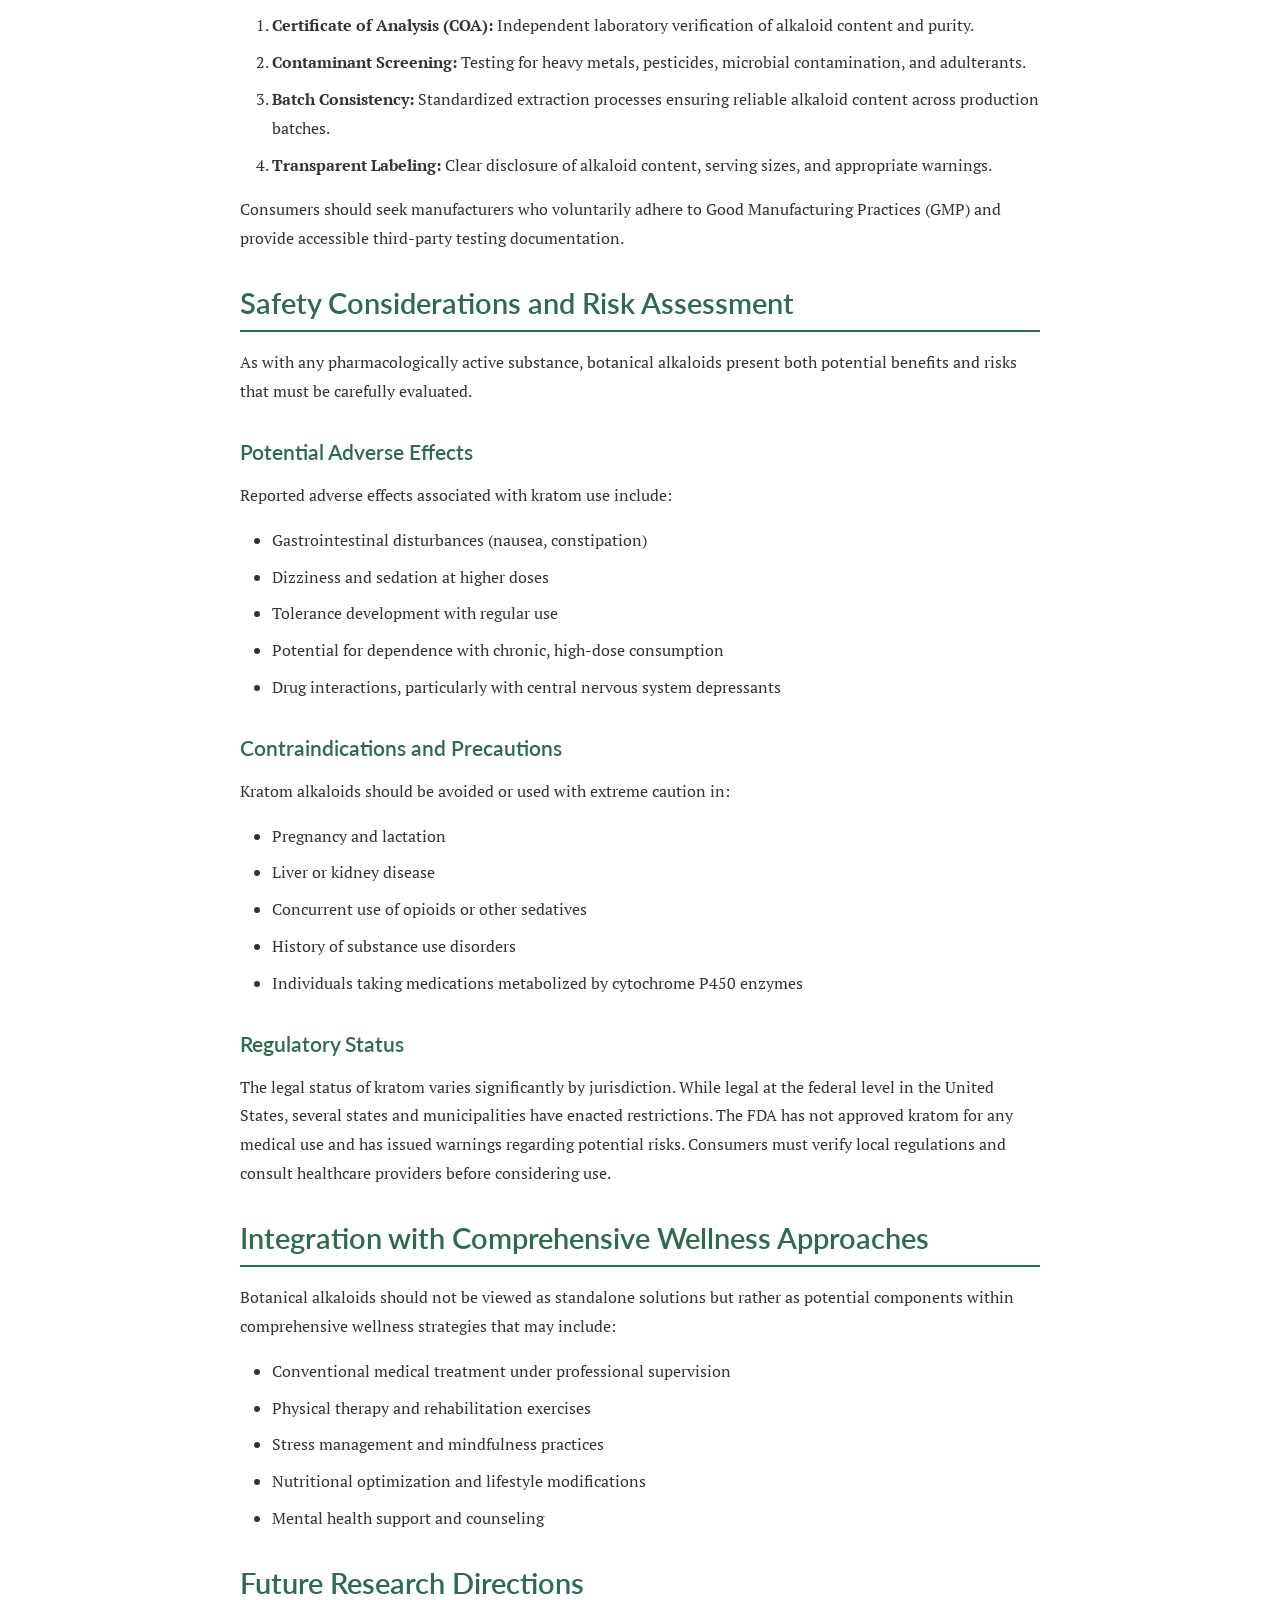
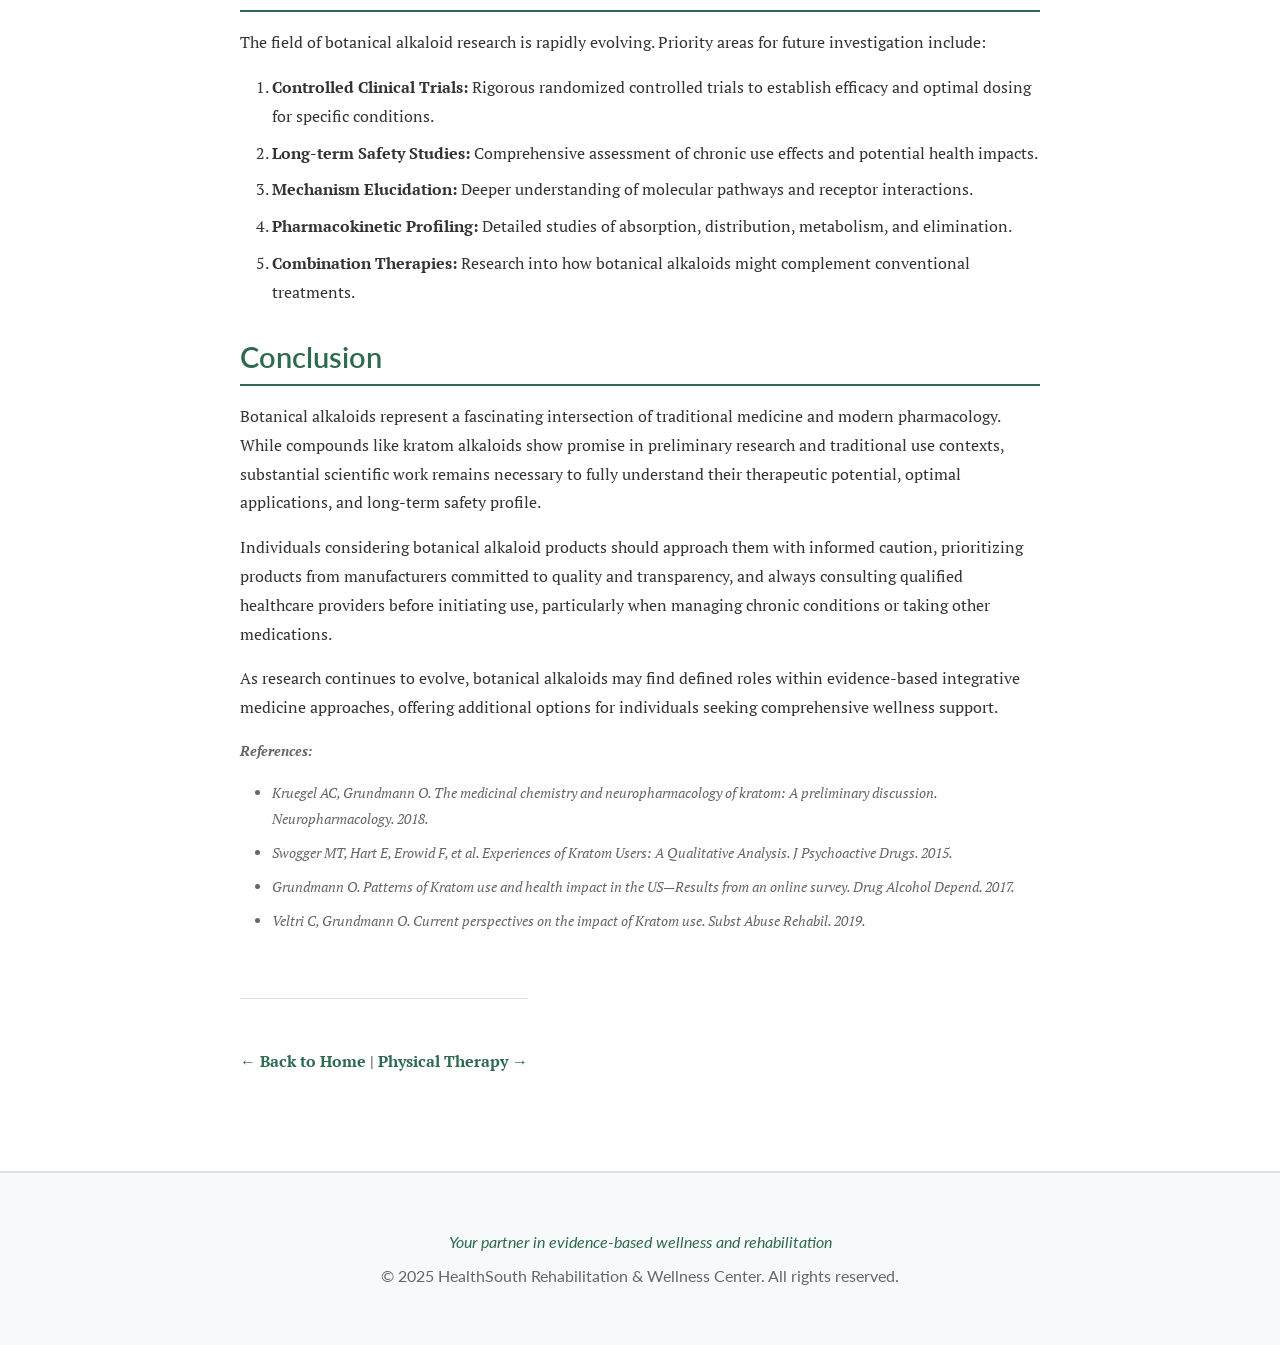
<file: therapies/botanical-therapy.html>
<!DOCTYPE html>
<html lang="en">
<head>
    <meta charset="UTF-8">
    <meta name="viewport" content="width=device-width, initial-scale=1.0">
    <meta name="description" content="A comprehensive scientific review of botanical alkaloids, their therapeutic applications, and the current state of kratom research in wellness and recovery.">
    <title>Botanical Alkaloids in Modern Wellness - HealthSouth Rehab</title>
    <link rel="stylesheet" href="../styles.css">
    <link href="https://fonts.googleapis.com/css2?family=Lato:wght@400;600;700&family=PT+Serif:wght@400;700&display=swap" rel="stylesheet">
</head>
<body>
    <header class="site-header">
        <div class="container">
            <div class="logo">
                <h1><a href="../index.html" style="color: inherit; text-decoration: none;">HealthSouth Rehab</a></h1>
            </div>
            <nav class="main-nav">
                <ul>
                    <li><a href="../index.html">Home</a></li>
                    <li><a href="../therapies/physical-therapy.html" class="active">Therapies</a></li>
                    <li><a href="../conditions/chronic-pain.html">Conditions</a></li>
                    <li><a href="../blog/wellness-trends-2025.html">Blog</a></li>
                    <li><a href="../resources.html">Resources</a></li>
                </ul>
            </nav>
        </div>
    </header>

    <article class="article-container">
        <h1>Botanical Alkaloids in Modern Wellness: Evidence and Applications</h1>

        <div class="article-meta">
            <span class="badge medically-reviewed">✓ Medically Reviewed</span>
            <span class="badge evidence-based">📊 Evidence-Based</span>
            <br><br>
            <strong>Last Updated:</strong> January 15, 2025
        </div>

        <div class="disclaimer">
            <strong>Important Medical Disclaimer</strong>
            This article is for informational purposes only. Consult a healthcare professional before use. The content presented here does not constitute medical advice and should not replace consultation with qualified healthcare providers.
        </div>

        <h2>Introduction to Botanical Alkaloids</h2>

        <p>Botanical alkaloids represent a diverse class of naturally occurring nitrogen-containing compounds found in plants. For centuries, these molecules have played a crucial role in traditional medicine systems worldwide. Today, modern scientific research is unveiling the complex pharmacological mechanisms behind their therapeutic potential, bridging ancient wisdom with contemporary evidence-based medicine.</p>

        <p>Alkaloids such as morphine, quinine, caffeine, and nicotine have profoundly influenced medical practice and continue to serve as templates for pharmaceutical development. As our understanding of plant chemistry advances, researchers are identifying novel alkaloid compounds with promising applications in wellness, pain management, and recovery support.</p>

        <h2>The Science Behind Alkaloid Pharmacology</h2>

        <p>Alkaloids interact with biological systems through multiple pathways, primarily by binding to specific receptor sites in the nervous system. Their structural diversity allows for a wide range of pharmacological effects, from analgesic properties to mood modulation and anti-inflammatory actions.</p>

        <h3>Mechanisms of Action</h3>

        <p>The therapeutic effects of botanical alkaloids typically occur through:</p>

        <ol>
            <li><strong>Receptor Binding:</strong> Many alkaloids act as agonists or antagonists at neurotransmitter receptors, particularly opioid, serotonergic, and adrenergic systems.</li>

            <li><strong>Enzyme Modulation:</strong> Certain compounds inhibit or enhance enzymatic activities, affecting neurotransmitter metabolism and inflammatory pathways.</li>

            <li><strong>Ion Channel Interaction:</strong> Some alkaloids influence cellular excitability by modulating sodium, potassium, or calcium channels.</li>

            <li><strong>Antioxidant Activity:</strong> Several botanical alkaloids demonstrate free radical scavenging capabilities, contributing to cellular protection.</li>
        </ol>

        <p>Understanding these mechanisms is essential for evaluating both the therapeutic potential and safety profile of alkaloid-containing botanical products.</p>

        <h2>Kratom: Current Research and Applications</h2>

        <p>Among contemporary botanical alkaloids receiving scientific attention, those derived from <em>Mitragyna speciosa</em> (kratom) have generated substantial research interest. Native to Southeast Asia, kratom leaves contain a complex alkaloid profile dominated by mitragynine and 7-hydroxymitragynine (7-OH).</p>

        <h3>Alkaloid Profile and Pharmacodynamics</h3>

        <p>Kratom's primary alkaloids demonstrate dose-dependent effects mediated through opioid receptor interaction, with 7-hydroxymitragynine showing particularly high affinity for mu-opioid receptors. Research published in the <em>Journal of Medicinal Chemistry</em> indicates that these compounds may offer analgesic properties with potentially distinct safety profiles compared to conventional opioids.</p>

        <p>Recent pharmacological studies have identified:</p>

        <ul>
            <li><strong>Mitragynine:</strong> The most abundant alkaloid (up to 66% of total alkaloid content), acting as a partial agonist at mu-opioid receptors with additional adrenergic and serotonergic activity.</li>

            <li><strong>7-Hydroxymitragynine (7-OH):</strong> A more potent but less abundant alkaloid, demonstrating approximately 13-fold greater potency at opioid receptors than mitragynine.</li>

            <li><strong>Speciogynine and Paynantheine:</strong> Additional alkaloids that may contribute to the overall pharmacological profile through muscle relaxant and smooth muscle effects.</li>
        </ul>

        <h3>Clinical Research and Evidence</h3>

        <p>While comprehensive clinical trials remain limited, emerging research suggests several areas of therapeutic interest:</p>

        <p><strong>Pain Management:</strong> Observational studies and preclinical research indicate potential analgesic applications. A 2020 survey published in <em>Drug and Alcohol Dependence</em> found that chronic pain was the most commonly reported reason for kratom use among regular consumers.</p>

        <p><strong>Opioid Withdrawal Support:</strong> Some preliminary research explores kratom alkaloids' potential role in managing opioid withdrawal symptoms, though controlled clinical trials are needed to establish efficacy and safety protocols.</p>

        <p><strong>Mood and Energy Modulation:</strong> Traditional use patterns and self-reported outcomes suggest dose-dependent effects on mood and energy levels, potentially mediated through multiple neurotransmitter systems.</p>

        <h2>Available Products and Quality Considerations</h2>

        <p>The botanical supplement market has evolved significantly, with increasing emphasis on standardization, purity testing, and quality assurance. Modern extraction methods have transformed how alkaloid-rich botanicals are processed and consumed.</p>

        <h3>Product Forms and Standardization</h3>

        <p>Traditional kratom consumption involved chewing fresh leaves or brewing them as tea. Contemporary products now include:</p>

        <ul>
            <li><strong>Powdered Leaf:</strong> Ground dried leaves, offering the full spectrum of alkaloids but with variable potency.</li>

            <li><strong>Extracts:</strong> Concentrated preparations standardized to specific alkaloid content, providing more consistent dosing.</li>

            <li><strong>Tablets and Capsules:</strong> Modern extraction methods have made products like <a href="https://puredozo.com/collections/kratom" target="_blank" rel="noopener">7-hydroxymitragynine tablets</a> more consistent in dosage and purity compared to traditional leaf powder. These <a href="https://puredozo.com/collections/kratom" target="_blank" rel="noopener">pharmaceutical-grade kratom extracts</a> undergo rigorous testing to verify alkaloid content and screen for contaminants.</li>
        </ul>

        <h3>Quality and Safety Standards</h3>

        <p>The absence of federal regulatory oversight for botanical supplements makes third-party testing and manufacturer transparency critical. Quality products should provide:</p>

        <ol>
            <li><strong>Certificate of Analysis (COA):</strong> Independent laboratory verification of alkaloid content and purity.</li>

            <li><strong>Contaminant Screening:</strong> Testing for heavy metals, pesticides, microbial contamination, and adulterants.</li>

            <li><strong>Batch Consistency:</strong> Standardized extraction processes ensuring reliable alkaloid content across production batches.</li>

            <li><strong>Transparent Labeling:</strong> Clear disclosure of alkaloid content, serving sizes, and appropriate warnings.</li>
        </ol>

        <p>Consumers should seek manufacturers who voluntarily adhere to Good Manufacturing Practices (GMP) and provide accessible third-party testing documentation.</p>

        <h2>Safety Considerations and Risk Assessment</h2>

        <p>As with any pharmacologically active substance, botanical alkaloids present both potential benefits and risks that must be carefully evaluated.</p>

        <h3>Potential Adverse Effects</h3>

        <p>Reported adverse effects associated with kratom use include:</p>

        <ul>
            <li>Gastrointestinal disturbances (nausea, constipation)</li>
            <li>Dizziness and sedation at higher doses</li>
            <li>Tolerance development with regular use</li>
            <li>Potential for dependence with chronic, high-dose consumption</li>
            <li>Drug interactions, particularly with central nervous system depressants</li>
        </ul>

        <h3>Contraindications and Precautions</h3>

        <p>Kratom alkaloids should be avoided or used with extreme caution in:</p>

        <ul>
            <li>Pregnancy and lactation</li>
            <li>Liver or kidney disease</li>
            <li>Concurrent use of opioids or other sedatives</li>
            <li>History of substance use disorders</li>
            <li>Individuals taking medications metabolized by cytochrome P450 enzymes</li>
        </ul>

        <h3>Regulatory Status</h3>

        <p>The legal status of kratom varies significantly by jurisdiction. While legal at the federal level in the United States, several states and municipalities have enacted restrictions. The FDA has not approved kratom for any medical use and has issued warnings regarding potential risks. Consumers must verify local regulations and consult healthcare providers before considering use.</p>

        <h2>Integration with Comprehensive Wellness Approaches</h2>

        <p>Botanical alkaloids should not be viewed as standalone solutions but rather as potential components within comprehensive wellness strategies that may include:</p>

        <ul>
            <li>Conventional medical treatment under professional supervision</li>
            <li>Physical therapy and rehabilitation exercises</li>
            <li>Stress management and mindfulness practices</li>
            <li>Nutritional optimization and lifestyle modifications</li>
            <li>Mental health support and counseling</li>
        </ul>

        <h2>Future Research Directions</h2>

        <p>The field of botanical alkaloid research is rapidly evolving. Priority areas for future investigation include:</p>

        <ol>
            <li><strong>Controlled Clinical Trials:</strong> Rigorous randomized controlled trials to establish efficacy and optimal dosing for specific conditions.</li>

            <li><strong>Long-term Safety Studies:</strong> Comprehensive assessment of chronic use effects and potential health impacts.</li>

            <li><strong>Mechanism Elucidation:</strong> Deeper understanding of molecular pathways and receptor interactions.</li>

            <li><strong>Pharmacokinetic Profiling:</strong> Detailed studies of absorption, distribution, metabolism, and elimination.</li>

            <li><strong>Combination Therapies:</strong> Research into how botanical alkaloids might complement conventional treatments.</li>
        </ol>

        <h2>Conclusion</h2>

        <p>Botanical alkaloids represent a fascinating intersection of traditional medicine and modern pharmacology. While compounds like kratom alkaloids show promise in preliminary research and traditional use contexts, substantial scientific work remains necessary to fully understand their therapeutic potential, optimal applications, and long-term safety profile.</p>

        <p>Individuals considering botanical alkaloid products should approach them with informed caution, prioritizing products from manufacturers committed to quality and transparency, and always consulting qualified healthcare providers before initiating use, particularly when managing chronic conditions or taking other medications.</p>

        <p>As research continues to evolve, botanical alkaloids may find defined roles within evidence-based integrative medicine approaches, offering additional options for individuals seeking comprehensive wellness support.</p>

        <div class="reference">
            <strong>References:</strong>
            <ul>
                <li>Kruegel AC, Grundmann O. The medicinal chemistry and neuropharmacology of kratom: A preliminary discussion. Neuropharmacology. 2018.</li>
                <li>Swogger MT, Hart E, Erowid F, et al. Experiences of Kratom Users: A Qualitative Analysis. J Psychoactive Drugs. 2015.</li>
                <li>Grundmann O. Patterns of Kratom use and health impact in the US—Results from an online survey. Drug Alcohol Depend. 2017.</li>
                <li>Veltri C, Grundmann O. Current perspectives on the impact of Kratom use. Subst Abuse Rehabil. 2019.</li>
            </ul>
        </div>

        <div class="back-link">
            <p><a href="../index.html">← Back to Home</a> | <a href="physical-therapy.html">Physical Therapy →</a></p>
        </div>
    </article>

    <footer class="site-footer">
        <div class="container">
            <p><em>Your partner in evidence-based wellness and rehabilitation</em></p>
            <p>&copy; 2025 HealthSouth Rehabilitation & Wellness Center. All rights reserved.</p>
        </div>
    </footer>
</body>
</html>
</file>
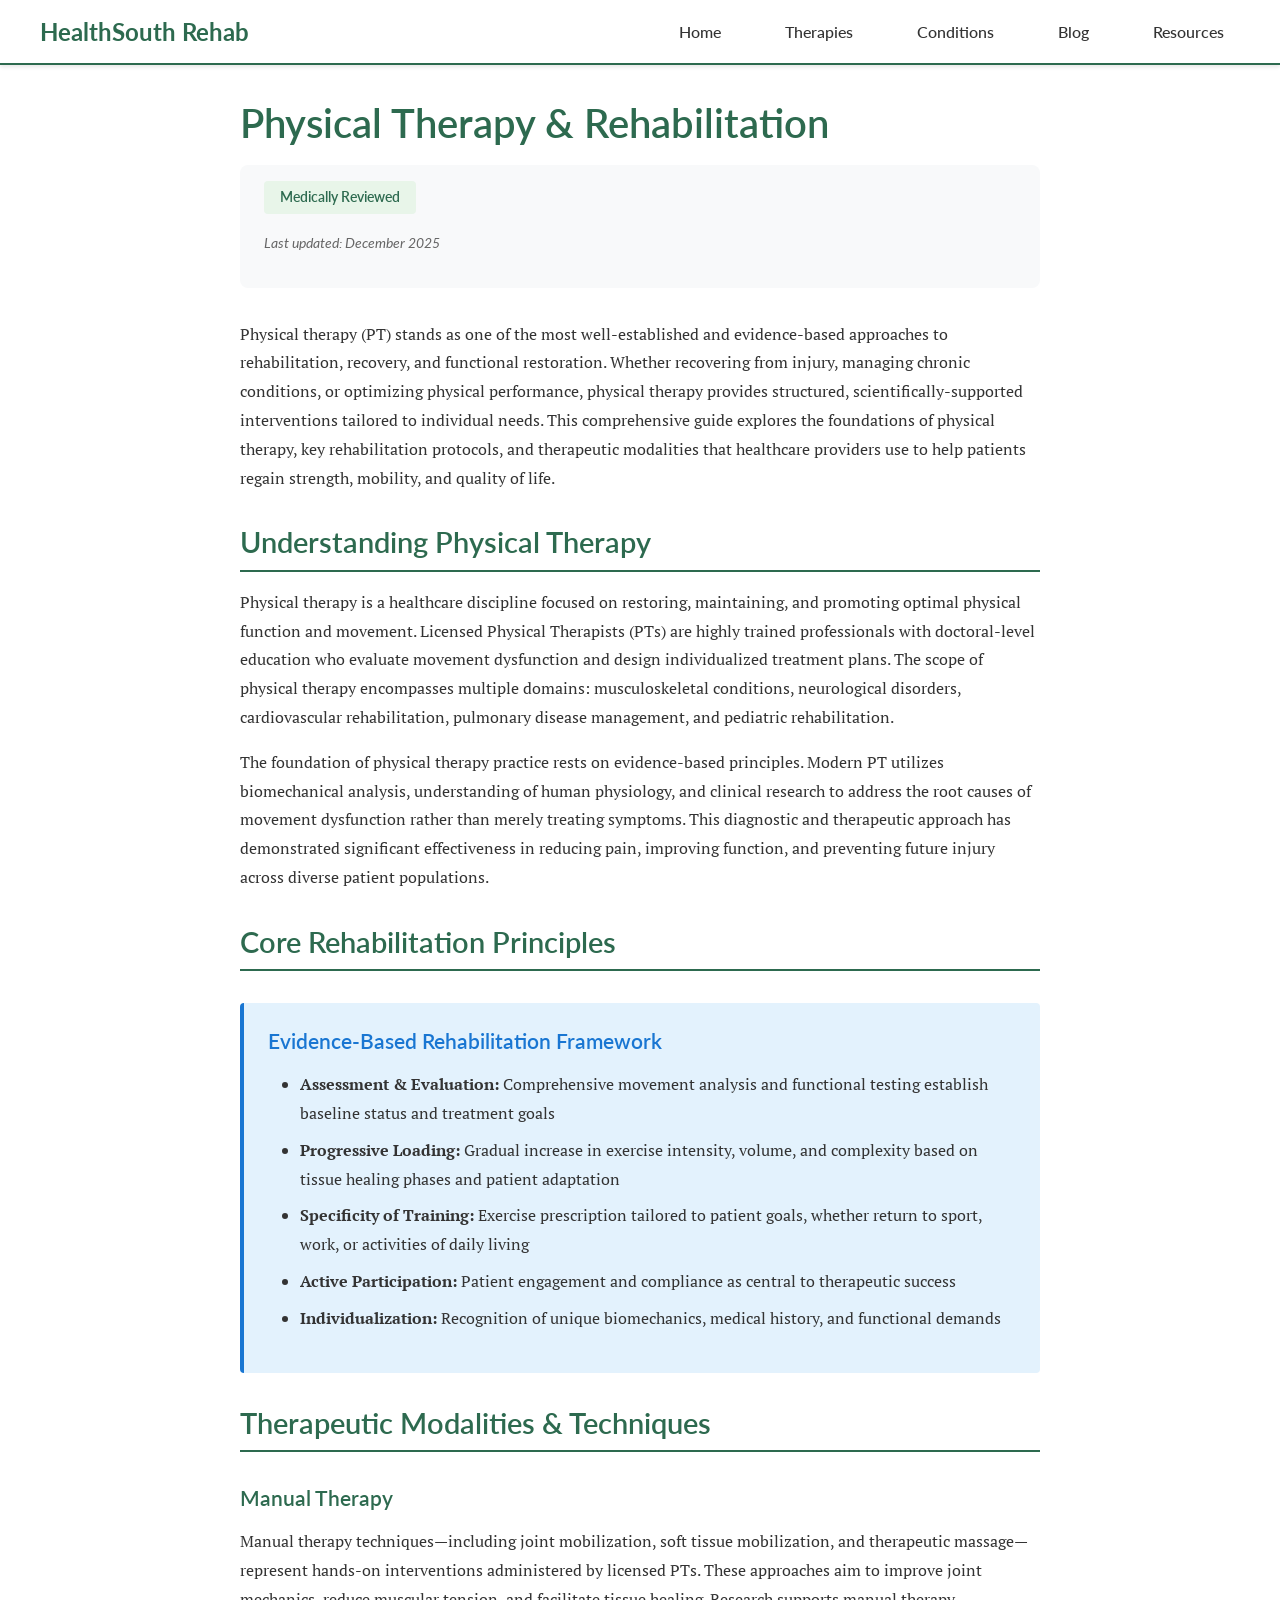
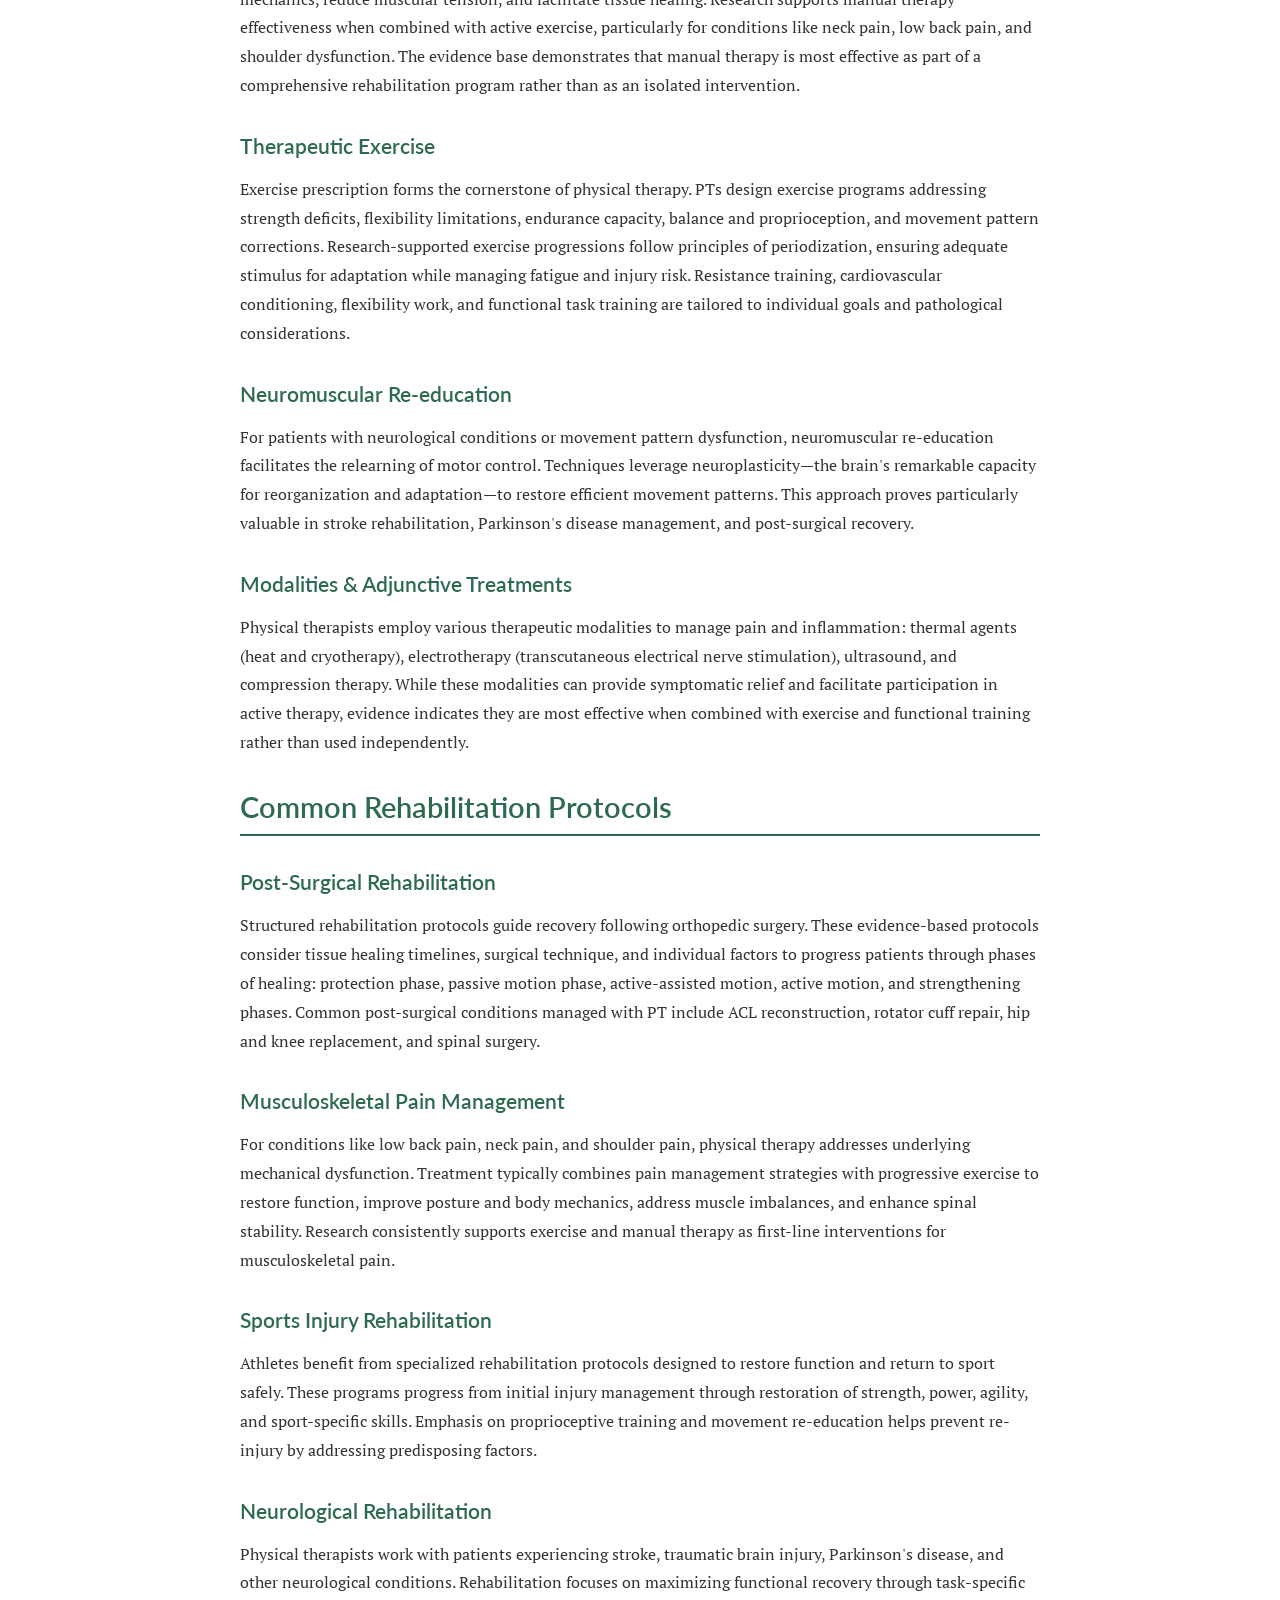
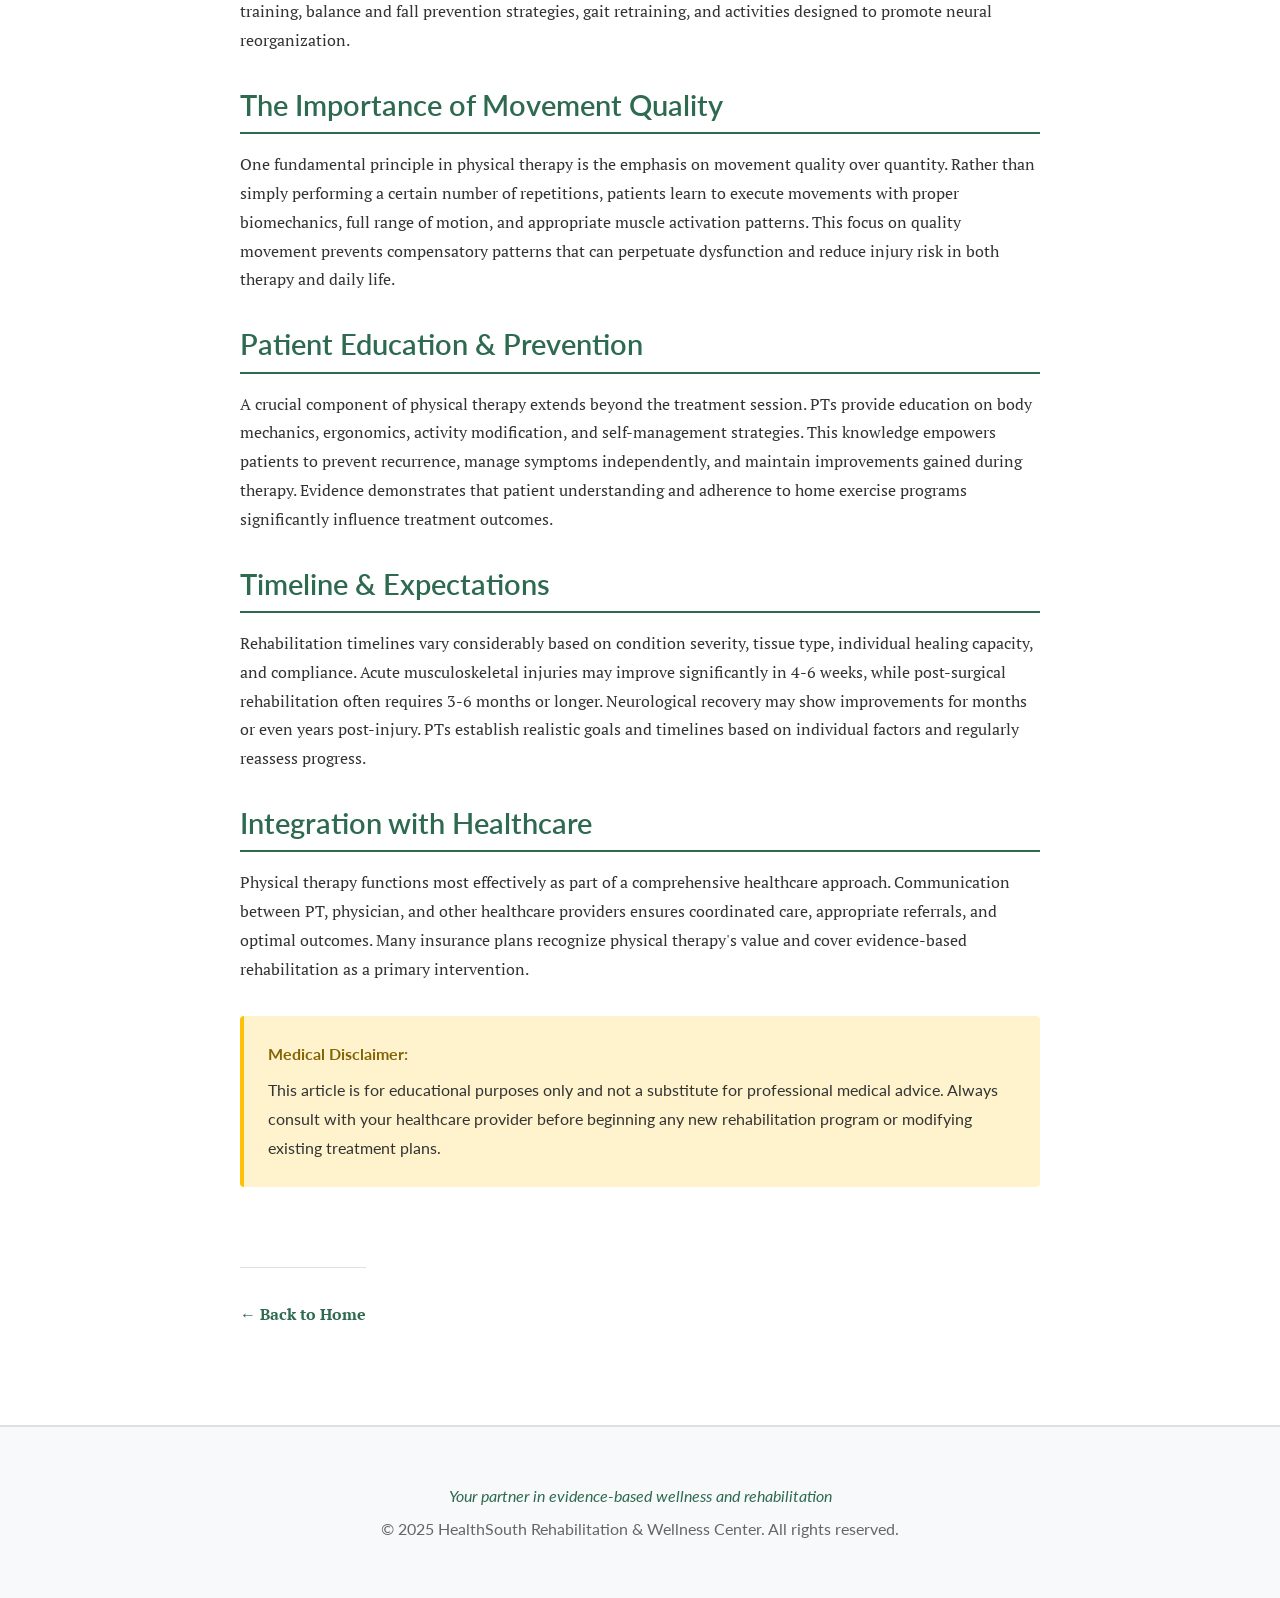
<file: therapies/physical-therapy.html>
<!DOCTYPE html>
<html lang="en">
<head>
    <meta charset="UTF-8">
    <meta name="viewport" content="width=device-width, initial-scale=1.0">
    <meta name="description" content="Evidence-based guide to physical therapy and rehabilitation protocols. Learn about PT modalities, therapeutic approaches, and evidence-based recovery strategies.">
    <title>Physical Therapy & Rehabilitation - HealthSouth Rehab</title>
    <link rel="stylesheet" href="../styles.css">
    <link href="https://fonts.googleapis.com/css2?family=Lato:wght@400;600;700&family=PT+Serif:wght@400;700&display=swap" rel="stylesheet">
</head>
<body>
    <header class="site-header">
        <div class="container">
            <div class="logo">
                <h1>HealthSouth Rehab</h1>
            </div>
            <nav class="main-nav">
                <ul>
                    <li><a href="../index.html">Home</a></li>
                    <li><a href="../index.html#therapies">Therapies</a></li>
                    <li><a href="../index.html#conditions">Conditions</a></li>
                    <li><a href="../blog/wellness-trends-2025.html">Blog</a></li>
                    <li><a href="../resources.html">Resources</a></li>
                </ul>
            </nav>
        </div>
    </header>

    <div class="article-container">
        <article class="article-content">
            <h1>Physical Therapy & Rehabilitation</h1>

            <div class="article-meta">
                <span class="badge medically-reviewed">Medically Reviewed</span>
                <p class="reference">Last updated: December 2025</p>
            </div>

            <p>Physical therapy (PT) stands as one of the most well-established and evidence-based approaches to rehabilitation, recovery, and functional restoration. Whether recovering from injury, managing chronic conditions, or optimizing physical performance, physical therapy provides structured, scientifically-supported interventions tailored to individual needs. This comprehensive guide explores the foundations of physical therapy, key rehabilitation protocols, and therapeutic modalities that healthcare providers use to help patients regain strength, mobility, and quality of life.</p>

            <h2>Understanding Physical Therapy</h2>

            <p>Physical therapy is a healthcare discipline focused on restoring, maintaining, and promoting optimal physical function and movement. Licensed Physical Therapists (PTs) are highly trained professionals with doctoral-level education who evaluate movement dysfunction and design individualized treatment plans. The scope of physical therapy encompasses multiple domains: musculoskeletal conditions, neurological disorders, cardiovascular rehabilitation, pulmonary disease management, and pediatric rehabilitation.</p>

            <p>The foundation of physical therapy practice rests on evidence-based principles. Modern PT utilizes biomechanical analysis, understanding of human physiology, and clinical research to address the root causes of movement dysfunction rather than merely treating symptoms. This diagnostic and therapeutic approach has demonstrated significant effectiveness in reducing pain, improving function, and preventing future injury across diverse patient populations.</p>

            <h2>Core Rehabilitation Principles</h2>

            <div class="key-points">
                <h3>Evidence-Based Rehabilitation Framework</h3>
                <ul>
                    <li><strong>Assessment & Evaluation:</strong> Comprehensive movement analysis and functional testing establish baseline status and treatment goals</li>
                    <li><strong>Progressive Loading:</strong> Gradual increase in exercise intensity, volume, and complexity based on tissue healing phases and patient adaptation</li>
                    <li><strong>Specificity of Training:</strong> Exercise prescription tailored to patient goals, whether return to sport, work, or activities of daily living</li>
                    <li><strong>Active Participation:</strong> Patient engagement and compliance as central to therapeutic success</li>
                    <li><strong>Individualization:</strong> Recognition of unique biomechanics, medical history, and functional demands</li>
                </ul>
            </div>

            <h2>Therapeutic Modalities & Techniques</h2>

            <h3>Manual Therapy</h3>
            <p>Manual therapy techniques—including joint mobilization, soft tissue mobilization, and therapeutic massage—represent hands-on interventions administered by licensed PTs. These approaches aim to improve joint mechanics, reduce muscular tension, and facilitate tissue healing. Research supports manual therapy effectiveness when combined with active exercise, particularly for conditions like neck pain, low back pain, and shoulder dysfunction. The evidence base demonstrates that manual therapy is most effective as part of a comprehensive rehabilitation program rather than as an isolated intervention.</p>

            <h3>Therapeutic Exercise</h3>
            <p>Exercise prescription forms the cornerstone of physical therapy. PTs design exercise programs addressing strength deficits, flexibility limitations, endurance capacity, balance and proprioception, and movement pattern corrections. Research-supported exercise progressions follow principles of periodization, ensuring adequate stimulus for adaptation while managing fatigue and injury risk. Resistance training, cardiovascular conditioning, flexibility work, and functional task training are tailored to individual goals and pathological considerations.</p>

            <h3>Neuromuscular Re-education</h3>
            <p>For patients with neurological conditions or movement pattern dysfunction, neuromuscular re-education facilitates the relearning of motor control. Techniques leverage neuroplasticity—the brain's remarkable capacity for reorganization and adaptation—to restore efficient movement patterns. This approach proves particularly valuable in stroke rehabilitation, Parkinson's disease management, and post-surgical recovery.</p>

            <h3>Modalities & Adjunctive Treatments</h3>
            <p>Physical therapists employ various therapeutic modalities to manage pain and inflammation: thermal agents (heat and cryotherapy), electrotherapy (transcutaneous electrical nerve stimulation), ultrasound, and compression therapy. While these modalities can provide symptomatic relief and facilitate participation in active therapy, evidence indicates they are most effective when combined with exercise and functional training rather than used independently.</p>

            <h2>Common Rehabilitation Protocols</h2>

            <h3>Post-Surgical Rehabilitation</h3>
            <p>Structured rehabilitation protocols guide recovery following orthopedic surgery. These evidence-based protocols consider tissue healing timelines, surgical technique, and individual factors to progress patients through phases of healing: protection phase, passive motion phase, active-assisted motion, active motion, and strengthening phases. Common post-surgical conditions managed with PT include ACL reconstruction, rotator cuff repair, hip and knee replacement, and spinal surgery.</p>

            <h3>Musculoskeletal Pain Management</h3>
            <p>For conditions like low back pain, neck pain, and shoulder pain, physical therapy addresses underlying mechanical dysfunction. Treatment typically combines pain management strategies with progressive exercise to restore function, improve posture and body mechanics, address muscle imbalances, and enhance spinal stability. Research consistently supports exercise and manual therapy as first-line interventions for musculoskeletal pain.</p>

            <h3>Sports Injury Rehabilitation</h3>
            <p>Athletes benefit from specialized rehabilitation protocols designed to restore function and return to sport safely. These programs progress from initial injury management through restoration of strength, power, agility, and sport-specific skills. Emphasis on proprioceptive training and movement re-education helps prevent re-injury by addressing predisposing factors.</p>

            <h3>Neurological Rehabilitation</h3>
            <p>Physical therapists work with patients experiencing stroke, traumatic brain injury, Parkinson's disease, and other neurological conditions. Rehabilitation focuses on maximizing functional recovery through task-specific training, balance and fall prevention strategies, gait retraining, and activities designed to promote neural reorganization.</p>

            <h2>The Importance of Movement Quality</h2>

            <p>One fundamental principle in physical therapy is the emphasis on movement quality over quantity. Rather than simply performing a certain number of repetitions, patients learn to execute movements with proper biomechanics, full range of motion, and appropriate muscle activation patterns. This focus on quality movement prevents compensatory patterns that can perpetuate dysfunction and reduce injury risk in both therapy and daily life.</p>

            <h2>Patient Education & Prevention</h2>

            <p>A crucial component of physical therapy extends beyond the treatment session. PTs provide education on body mechanics, ergonomics, activity modification, and self-management strategies. This knowledge empowers patients to prevent recurrence, manage symptoms independently, and maintain improvements gained during therapy. Evidence demonstrates that patient understanding and adherence to home exercise programs significantly influence treatment outcomes.</p>

            <h2>Timeline & Expectations</h2>

            <p>Rehabilitation timelines vary considerably based on condition severity, tissue type, individual healing capacity, and compliance. Acute musculoskeletal injuries may improve significantly in 4-6 weeks, while post-surgical rehabilitation often requires 3-6 months or longer. Neurological recovery may show improvements for months or even years post-injury. PTs establish realistic goals and timelines based on individual factors and regularly reassess progress.</p>

            <h2>Integration with Healthcare</h2>

            <p>Physical therapy functions most effectively as part of a comprehensive healthcare approach. Communication between PT, physician, and other healthcare providers ensures coordinated care, appropriate referrals, and optimal outcomes. Many insurance plans recognize physical therapy's value and cover evidence-based rehabilitation as a primary intervention.</p>

            <div class="disclaimer">
                <strong>Medical Disclaimer:</strong> This article is for educational purposes only and not a substitute for professional medical advice. Always consult with your healthcare provider before beginning any new rehabilitation program or modifying existing treatment plans.
            </div>

            <p class="back-link"><a href="../index.html">← Back to Home</a></p>
        </article>
    </div>

    <footer class="site-footer">
        <div class="container">
            <p><em>Your partner in evidence-based wellness and rehabilitation</em></p>
            <p>&copy; 2025 HealthSouth Rehabilitation & Wellness Center. All rights reserved.</p>
        </div>
    </footer>
</body>
</html>
</file>
<file: styles.css>
/**
 * HealthSouth Rehabilitation & Wellness Center
 * Brand Styling Guide
 *
 * Primary Colors:
 * - Medical Green: #2d6a4f
 * - White: #ffffff
 *
 * Typography:
 * - UI/Interface: Lato (sans-serif)
 * - Articles/Content: PT Serif (serif)
 *
 * Design Philosophy: Clean, medical, trustworthy
 * Key Features: Disclaimers, evidence-based badges, medically reviewed tags
 */

/* ========================================
   CSS Variables & Root Styles
   ======================================== */

:root {
  /* Brand Colors */
  --medical-green: #2d6a4f;
  --medical-green-dark: #1b4332;
  --medical-green-light: #40916c;
  --white: #ffffff;
  --light-gray: #f8f9fa;
  --border-gray: #e0e0e0;
  --text-dark: #333333;
  --text-gray: #666666;

  /* Semantic Colors */
  --warning-bg: #fff3cd;
  --warning-border: #ffc107;
  --warning-text: #856404;
  --info-bg: #e3f2fd;
  --info-border: #1976d2;
  --success-bg: #e8f5e9;
  --success-border: var(--medical-green);
  --evidence-bg: #fff3e0;
  --evidence-color: #e65100;

  /* Typography */
  --font-ui: 'Lato', -apple-system, BlinkMacSystemFont, 'Segoe UI', Roboto, sans-serif;
  --font-article: 'PT Serif', Georgia, 'Times New Roman', serif;

  /* Spacing */
  --spacing-xs: 0.25rem;
  --spacing-sm: 0.5rem;
  --spacing-md: 1rem;
  --spacing-lg: 1.5rem;
  --spacing-xl: 2rem;
  --spacing-xxl: 3rem;

  /* Border Radius */
  --radius-sm: 4px;
  --radius-md: 6px;
  --radius-lg: 8px;

  /* Transitions */
  --transition-fast: 0.2s ease;
  --transition-medium: 0.3s ease;
}

/* ========================================
   Base Typography
   ======================================== */

body {
  font-family: var(--font-ui);
  color: var(--text-dark);
  line-height: 1.6;
  background-color: var(--white);
  margin: 0;
  padding: 0;
}

article,
.article-content {
  font-family: var(--font-article);
  line-height: 1.8;
}

h1, h2, h3, h4, h5, h6 {
  font-family: var(--font-ui);
  color: var(--medical-green);
  font-weight: 600;
  line-height: 1.3;
  margin-top: var(--spacing-xl);
  margin-bottom: var(--spacing-md);
}

h1 {
  font-size: 2.5rem;
  margin-top: 0;
}

h2 {
  font-size: 1.8rem;
  border-bottom: 2px solid var(--medical-green);
  padding-bottom: var(--spacing-sm);
}

h3 {
  font-size: 1.3rem;
}

h4 {
  font-size: 1.1rem;
}

p {
  margin: var(--spacing-md) 0;
}

a {
  color: var(--medical-green);
  text-decoration: none;
  font-weight: 600;
  transition: all var(--transition-fast);
}

a:hover {
  color: var(--medical-green-dark);
  text-decoration: underline;
}

/* ========================================
   Hero Section
   ======================================== */

.hero {
  background: linear-gradient(135deg, var(--medical-green) 0%, var(--medical-green-dark) 100%);
  color: var(--white);
  padding: 4rem 2rem;
  text-align: center;
  margin-bottom: var(--spacing-xxl);
}

.hero h1 {
  color: var(--white);
  font-size: 2.5rem;
  margin-bottom: var(--spacing-md);
  font-weight: 600;
}

.hero p {
  font-size: 1.2rem;
  opacity: 0.95;
  max-width: 800px;
  margin: 0 auto;
}

/* ========================================
   Badges & Labels
   ======================================== */

.badge {
  display: inline-block;
  padding: var(--spacing-xs) var(--spacing-md);
  border-radius: var(--radius-sm);
  font-size: 0.85rem;
  font-weight: 600;
  margin-right: var(--spacing-sm);
  font-family: var(--font-ui);
}

.medically-reviewed {
  background: var(--success-bg);
  color: var(--medical-green);
}

.evidence-based-badge,
.evidence-based {
  background: var(--evidence-bg);
  color: var(--evidence-color);
}

/* ========================================
   Cards & Content Blocks
   ======================================== */

.card {
  background: var(--white);
  border: 1px solid var(--border-gray);
  border-radius: var(--radius-lg);
  padding: var(--spacing-xl);
  transition: box-shadow var(--transition-medium);
}

.card:hover {
  box-shadow: 0 4px 12px rgba(45, 106, 79, 0.15);
}

.card h3 {
  color: var(--medical-green);
  margin-top: 0;
  margin-bottom: var(--spacing-md);
}

.content-grid {
  display: grid;
  grid-template-columns: repeat(auto-fit, minmax(300px, 1fr));
  gap: var(--spacing-xl);
  margin: var(--spacing-xxl) 0;
}

/* ========================================
   Disclaimer & Alert Boxes
   ======================================== */

.disclaimer {
  background: var(--warning-bg);
  border-left: 4px solid var(--warning-border);
  padding: var(--spacing-lg);
  margin: var(--spacing-xl) 0;
  border-radius: var(--radius-sm);
  font-family: var(--font-ui);
}

.disclaimer strong {
  color: var(--warning-text);
  display: block;
  margin-bottom: var(--spacing-sm);
}

.info-box {
  background: var(--info-bg);
  border-left: 4px solid var(--info-border);
  padding: var(--spacing-lg);
  margin: var(--spacing-xl) 0;
  border-radius: var(--radius-sm);
}

.info-box h3 {
  color: var(--info-border);
  margin-top: 0;
}

.key-points {
  background: var(--info-bg);
  border-left: 4px solid var(--info-border);
  padding: var(--spacing-lg);
  margin: var(--spacing-xl) 0;
  border-radius: var(--radius-sm);
}

.key-points h3 {
  color: var(--info-border);
  margin-top: 0;
}

/* ========================================
   Article Meta & Styling
   ======================================== */

.article-meta {
  background: var(--light-gray);
  padding: var(--spacing-md) var(--spacing-lg);
  border-radius: var(--radius-lg);
  margin-bottom: var(--spacing-xl);
  font-family: var(--font-ui);
  font-size: 0.95rem;
}

.reference {
  font-size: 0.9rem;
  color: var(--text-gray);
  font-style: italic;
}

/* ========================================
   Resource Sections
   ======================================== */

.resource-section {
  background: var(--light-gray);
  padding: var(--spacing-xl);
  margin: var(--spacing-xl) 0;
  border-radius: var(--radius-lg);
  border-left: 4px solid var(--medical-green);
}

.resource-card {
  background: var(--white);
  padding: var(--spacing-lg);
  margin: var(--spacing-lg) 0;
  border-radius: var(--radius-md);
  border: 1px solid var(--border-gray);
}

.resource-card h4 {
  color: var(--medical-green);
  margin-top: 0;
  font-size: 1.1rem;
}

/* ========================================
   Blog/Trend Specific
   ======================================== */

.trend-card {
  background: var(--light-gray);
  border-left: 4px solid var(--medical-green);
  padding: var(--spacing-lg);
  margin: var(--spacing-xl) 0;
  border-radius: var(--radius-sm);
}

.trend-card h3 {
  color: var(--medical-green);
  margin-top: 0;
}

/* ========================================
   Utility Classes
   ======================================== */

.text-center {
  text-align: center;
}

.mt-1 { margin-top: var(--spacing-sm); }
.mt-2 { margin-top: var(--spacing-md); }
.mt-3 { margin-top: var(--spacing-lg); }
.mt-4 { margin-top: var(--spacing-xl); }

.mb-1 { margin-bottom: var(--spacing-sm); }
.mb-2 { margin-bottom: var(--spacing-md); }
.mb-3 { margin-bottom: var(--spacing-lg); }
.mb-4 { margin-bottom: var(--spacing-xl); }

.p-1 { padding: var(--spacing-sm); }
.p-2 { padding: var(--spacing-md); }
.p-3 { padding: var(--spacing-lg); }
.p-4 { padding: var(--spacing-xl); }

/* ========================================
   Responsive Design
   ======================================== */

@media (max-width: 768px) {
  :root {
    font-size: 14px;
  }

  .hero h1 {
    font-size: 2rem;
  }

  .hero p {
    font-size: 1rem;
  }

  .content-grid {
    grid-template-columns: 1fr;
  }

  h1 {
    font-size: 2rem;
  }

  h2 {
    font-size: 1.5rem;
  }
}

/* ========================================
   Print Styles
   ======================================== */

/* ========================================
   Header & Navigation
   ======================================== */

.site-header {
  background: var(--white);
  border-bottom: 2px solid var(--medical-green);
  padding: var(--spacing-md) 0;
  position: sticky;
  top: 0;
  z-index: 1000;
  box-shadow: 0 2px 4px rgba(0,0,0,0.1);
}

.site-header .container {
  max-width: 1200px;
  margin: 0 auto;
  padding: 0 var(--spacing-xl);
  display: flex;
  justify-content: space-between;
  align-items: center;
}

.site-header .logo h1 {
  font-size: 1.5rem;
  color: var(--medical-green);
  margin: 0;
  font-weight: 700;
}

.main-nav ul {
  list-style: none;
  margin: 0;
  padding: 0;
  display: flex;
  gap: var(--spacing-xl);
}

.main-nav li {
  margin: 0;
}

.main-nav a {
  color: var(--text-dark);
  font-weight: 500;
  text-decoration: none;
  padding: var(--spacing-sm) var(--spacing-md);
  border-radius: var(--radius-sm);
  transition: all var(--transition-fast);
}

.main-nav a:hover,
.main-nav a.active {
  background: var(--medical-green);
  color: var(--white);
}

/* ========================================
   Container & Layout
   ======================================== */

.container {
  max-width: 1200px;
  margin: 0 auto;
  padding: 0 var(--spacing-xl);
}

main.container {
  padding-top: var(--spacing-xl);
  padding-bottom: var(--spacing-xxl);
}

.article-container {
  max-width: 800px;
  margin: 0 auto;
  padding: var(--spacing-xl);
}

/* ========================================
   Footer
   ======================================== */

.site-footer {
  background: var(--light-gray);
  border-top: 2px solid var(--border-gray);
  padding: var(--spacing-xxl) 0;
  margin-top: var(--spacing-xxl);
  text-align: center;
  color: var(--text-gray);
}

.site-footer p {
  margin: var(--spacing-sm) 0;
}

.site-footer em {
  color: var(--medical-green);
  font-style: italic;
}

/* ========================================
   Content Sections
   ======================================== */

.intro {
  margin: var(--spacing-xxl) 0;
}

.quality-commitment,
.why-choose {
  margin: var(--spacing-xxl) 0;
}

.quality-list {
  list-style: none;
  padding: 0;
}

.quality-list li {
  padding: var(--spacing-md) 0;
  border-bottom: 1px solid var(--border-gray);
}

.quality-list li:last-child {
  border-bottom: none;
}

/* ========================================
   Article Specific
   ======================================== */

article ul,
article ol {
  margin: var(--spacing-md) 0;
  padding-left: var(--spacing-xl);
}

article li {
  margin: var(--spacing-sm) 0;
}

article img {
  max-width: 100%;
  height: auto;
  border-radius: var(--radius-md);
  margin: var(--spacing-xl) 0;
}

.back-link {
  display: inline-block;
  margin-top: var(--spacing-xxl);
  padding-top: var(--spacing-xl);
  border-top: 1px solid var(--border-gray);
}

/* ========================================
   Print Styles
   ======================================== */

@media print {
  .site-header,
  .site-footer,
  .main-nav {
    display: none;
  }

  .hero {
    background: none;
    color: var(--text-dark);
    padding: var(--spacing-md) 0;
  }

  a {
    color: var(--text-dark);
    text-decoration: underline;
  }

  .card {
    border: 1px solid var(--text-dark);
    box-shadow: none;
    page-break-inside: avoid;
  }
}

@media (max-width: 768px) {
  .site-header .container {
    flex-direction: column;
    gap: var(--spacing-md);
  }

  .main-nav ul {
    flex-wrap: wrap;
    justify-content: center;
    gap: var(--spacing-sm);
  }

  .main-nav a {
    font-size: 0.9rem;
    padding: var(--spacing-xs) var(--spacing-sm);
  }
}
</file>
